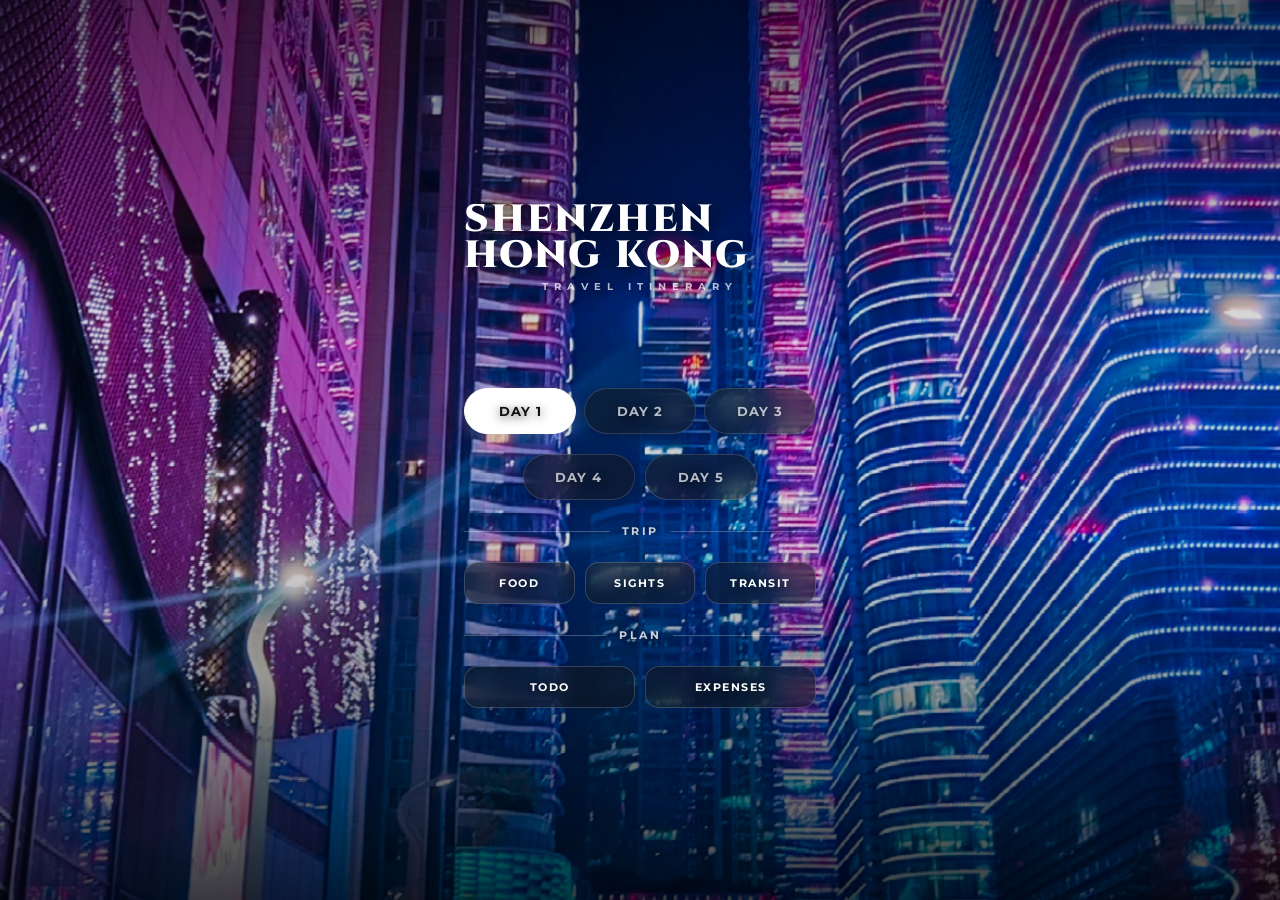
<file: index.html>
<!DOCTYPE html>
<html lang="ja">
<head>
  <meta charset="UTF-8">
  <meta name="viewport" content="width=device-width, initial-scale=1.0">
  <title>SHENZHEN & HONG KONG</title>
  <link rel="stylesheet" href="style.css">
  <link rel="preconnect" href="https://fonts.googleapis.com">
  <link rel="preconnect" href="https://fonts.gstatic.com" crossorigin>
  <link href="https://fonts.googleapis.com/css2?family=Cinzel:wght@800;900&family=Montserrat:wght@500;700&display=swap" rel="stylesheet">
  
  <style>
    /* メニューボタン群をアニメーションなしで常時表示 */
    .top-nav,
    .top-nav * {
      animation: none !important;
      transition: none !important;
      opacity: 1 !important;
      transform: none !important;
      visibility: visible !important;
    }

    .top-nav {
      display: flex;
      flex-direction: column;
    }

    /* 1段目：DAY 1 / 2 / 3（3つ並び） */
    .primary-row {
      display: grid;
      grid-template-columns: repeat(3, 1fr);
      gap: 10px;
      margin-top: 25px;
    }

    /* 2段目：DAY 4 / 5（DAY 1〜3と同じサイズ感のまま中央に配置） */
    .day-row-2 {
      display: grid;
      grid-template-columns: repeat(2, 1fr);
      gap: 10px;
      margin-top: 10px;
      width: 66.666%; /* 3列中の2列分の幅にする */
      margin-left: auto;
      margin-right: auto; /* 左右の余白を自動にして中央寄せ */
    }

    /* 左右線付きテキストラベル（TRIP / PLAN） */
    .nav-divider {
      display: flex;
      align-items: center;
      text-align: center;
      color: rgba(255, 255, 255, 0.8);
      font-family: 'Montserrat', sans-serif;
      font-size: 11px;
      font-weight: 700;
      letter-spacing: 2.5px;
      margin: 14px 0;
    }

    .nav-divider::before,
    .nav-divider::after {
      content: '';
      flex: 1;
      border-bottom: 1px solid rgba(255, 255, 255, 0.25);
    }

    .nav-divider::before {
      margin-right: 12px;
    }

    .nav-divider::after {
      margin-left: 12px;
    }

    /* 3段目：FOOD / SIGHTS / TRANSIT */
    .secondary-row-3 {
      display: grid;
      grid-template-columns: repeat(3, 1fr);
      gap: 10px;
    }

    .secondary-row-3 .btn-secondary {
      padding-top: 6px !important;
      padding-bottom: 6px !important;
      min-height: unset !important;
      font-size: 11px;
      letter-spacing: 0.5px;
      line-height: 1.2;
    }

    /* 4段目：TODO / EXPENSES */
    .secondary-row-2 {
      display: grid;
      grid-template-columns: repeat(2, 1fr);
      gap: 10px;
    }
  </style>
</head>
<body class="top-page">

  <main class="hero-section">
    <img src="IMG_3458.jpeg" alt="Shenzhen & Hong Kong" class="hero-img">
    
    <!-- UI周辺を読みやすくするグラデーション -->
    <div class="hero-overlay"></div>

    <div class="hero-content">
      
      <!-- タイトルグループ -->
      <div class="hero-title-group">
        <h1 class="hero-title title-shenzhen">SHENZHEN</h1>
        <h1 class="hero-title title-hongkong">HONG KONG</h1>
      </div>

      <!-- サブタイトル -->
      <p class="hero-sub">TRAVEL ITINERARY</p>

      <!-- ボタン群 -->
      <nav class="top-nav">
        <!-- 1段目：DAY選択タブ (DAY 1〜3) -->
        <div class="nav-row primary-row">
          <a href="day1.html" class="btn btn-primary active">DAY 1</a>
          <a href="day2.html" class="btn btn-primary">DAY 2</a>
          <a href="day3.html" class="btn btn-primary">DAY 3</a>
        </div>

        <!-- 2段目：DAY選択タブ (DAY 4〜5 ※中央揃え) -->
        <div class="day-row-2">
          <a href="day4.html" class="btn btn-primary">DAY 4</a>
          <a href="day5.html" class="btn btn-primary">DAY 5</a>
        </div>

        <!-- TRIP 区切り線 -->
        <div class="nav-divider">TRIP</div>

        <!-- FOOD / SIGHTS / TRANSIT -->
        <div class="secondary-row-3">
          <a href="foods.html" class="btn btn-secondary">FOOD</a>
          <a href="landmark.html" class="btn btn-secondary">SIGHTS</a>
          <a href="traffic.html" class="btn btn-secondary">TRANSIT</a>
        </div>

        <!-- PLAN 区切り線 -->
        <div class="nav-divider">PLAN</div>

        <!-- TODO / EXPENSES -->
        <div class="secondary-row-2">
          <a href="todo.html" class="btn btn-secondary">TODO</a>
          <a href="expenses.html" class="btn btn-secondary">EXPENSES</a>
        </div>
      </nav>

    </div>
  </main>

  <script>
    document.querySelectorAll('.btn-primary').forEach(button => {
      button.addEventListener('click', function(e) {
        document.querySelectorAll('.btn-primary').forEach(btn => btn.classList.remove('active'));
        this.classList.add('active');
      });
    });
  </script>
</body>
</html>
</file>
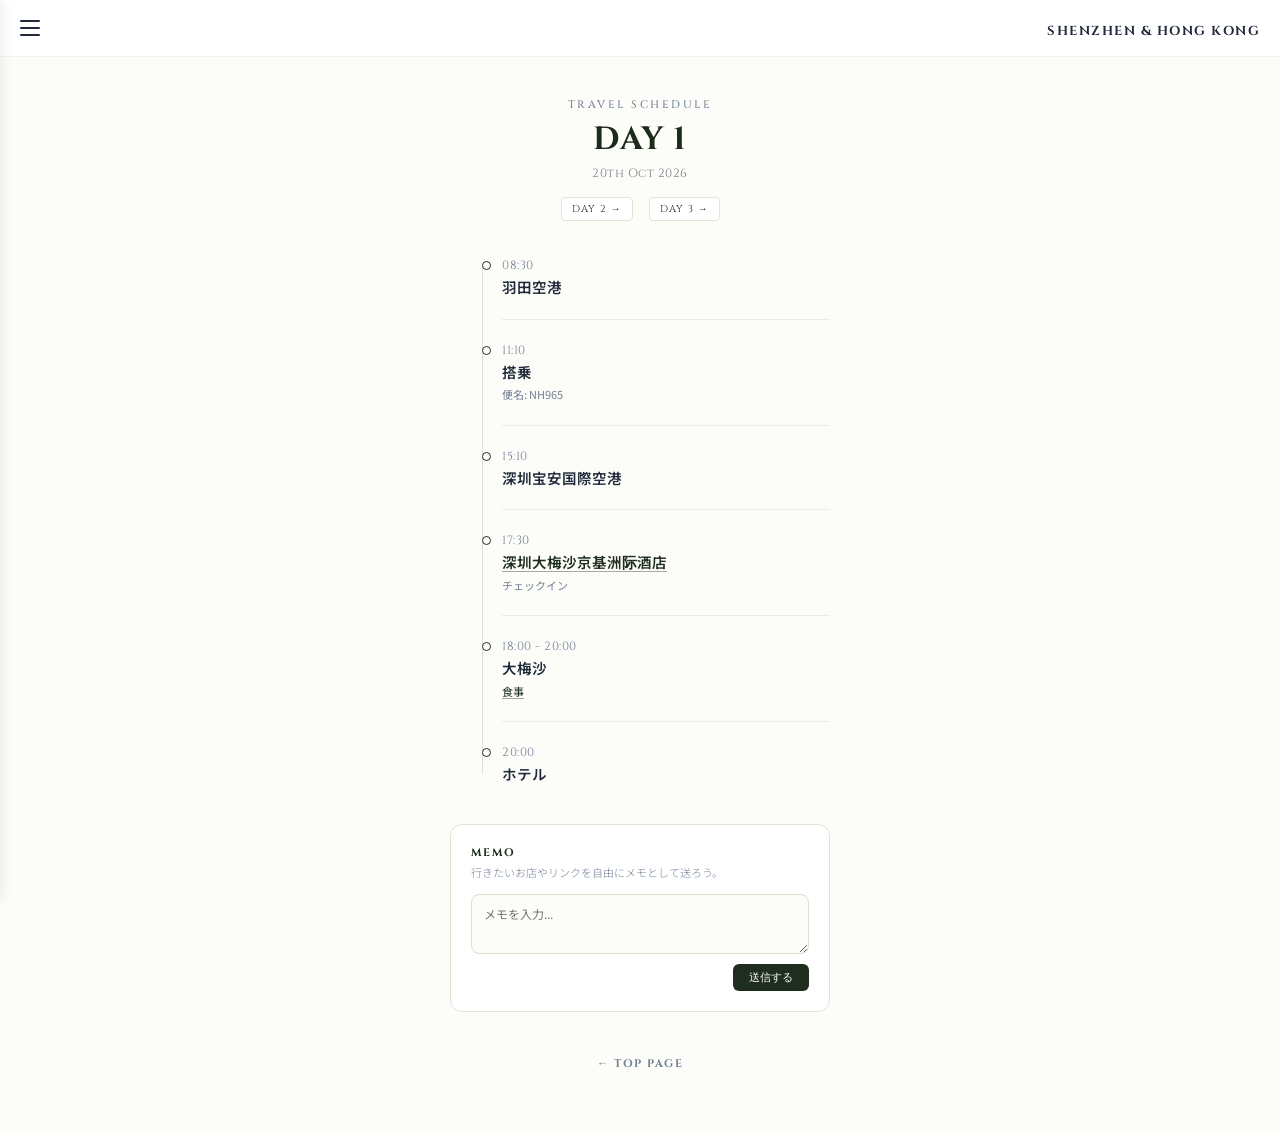
<file: day1.html>
<!DOCTYPE html>
<html lang="ja">
<head>
  <meta charset="UTF-8">
  <meta name="viewport" content="width=device-width, initial-scale=1.0">
  <title>DAY 1 - Shenzhen & Hong Kong</title>

  <link rel="preconnect" href="https://fonts.googleapis.com">
  <link rel="preconnect" href="https://fonts.gstatic.com" crossorigin>
  <link href="https://fonts.googleapis.com/css2?family=Cinzel:wght@400;500;700&family=Noto+Sans+JP:wght@300;400;500;600&display=swap" rel="stylesheet">

  <style>
    * {
      box-sizing: border-box;
      margin: 0;
      padding: 0;
    }

    body {
      background-color: #fcfcf9;
      color: #202A3A;
      font-family: 'Noto Sans JP', sans-serif;
      font-weight: 300;
      min-height: 100vh;
      overflow-x: hidden;
      width: 100%;
      -webkit-font-smoothing: antialiased;
    }

    /* ナビゲーションバー */
    .navbar {
      display: flex;
      align-items: center;
      justify-content: space-between;
      padding: 16px 20px;
      background-color: #ffffff;
      border-bottom: 1px solid #edf2f7;
      position: sticky;
      top: 0;
      z-index: 100;
      width: 100%;
    }

    .menu-icon {
      cursor: pointer;
      display: flex;
      flex-direction: column;
      gap: 5px;
    }

    .bar {
      width: 20px;
      height: 2px;
      background-color: #202A3A;
      border-radius: 2px;
    }

    .site-title {
      margin-left: auto;
      text-align: right;
    }

    .site-title a {
      font-family: 'Cinzel', serif;
      font-weight: 700;
      font-size: 13px;
      letter-spacing: 1.5px;
      color: #202A3A;
      text-decoration: none;
    }

    /* ドロワーメニュー */
    .drawer-menu {
      position: fixed;
      top: 0;
      left: -260px;
      width: 260px;
      height: 100%;
      background-color: #ffffff;
      z-index: 300;
      transition: left 0.3s ease;
      padding: 24px;
      box-shadow: 2px 0 12px rgba(0,0,0,0.08);
    }

    .drawer-menu.active { left: 0; }

    .close-btn {
      font-size: 20px;
      cursor: pointer;
      text-align: right;
      margin-bottom: 20px;
      color: #718096;
    }

    .drawer-menu ul { list-style: none; }
    .drawer-menu li { margin-bottom: 16px; }
    .drawer-menu a {
      text-decoration: none;
      color: #202A3A;
      font-family: 'Cinzel', serif;
      font-weight: 700;
      font-size: 13px;
      letter-spacing: 1px;
    }
    .drawer-menu .divider {
      height: 1px;
      background-color: #edf2f7;
      margin: 16px 0;
    }

    .overlay {
      position: fixed;
      top: 0; left: 0;
      width: 100%; height: 100%;
      background: rgba(0, 0, 0, 0.3);
      z-index: 200;
      display: none;
    }
    .overlay.active { display: block; }

    /* メインレイアウト */
    .page-container {
      max-width: 420px;
      width: 100%;
      margin: 0 auto;
      padding: 40px 20px 60px 20px;
    }

    /* ヘッダー */
    .schedule-header {
      text-align: center;
      margin-bottom: 36px;
    }

    .schedule-sub {
      font-family: 'Cinzel', serif;
      font-size: 11px;
      font-weight: 500;
      letter-spacing: 2.5px;
      color: #718096;
      margin-bottom: 6px;
    }

    .schedule-title {
      font-family: 'Cinzel', serif;
      font-size: 32px;
      font-weight: 700;
      color: #1f2b1a;
      letter-spacing: 1px;
    }

    .schedule-date {
      font-family: 'Cinzel', serif;
      font-size: 12px;
      font-weight: 400;
      color: rgba(32, 42, 58, 0.6);
      margin-top: 4px;
      letter-spacing: 0.5px;
    }

    /* 上部の他日程ナビボタン */
    .top-day-nav {
      display: flex;
      justify-content: center;
      gap: 16px;
      margin-top: 16px;
    }

    .top-day-btn {
      font-family: 'Cinzel', serif;
      font-size: 10px;
      font-weight: 400;
      letter-spacing: 1px;
      color: #1e2d1d;
      text-decoration: none;
      padding: 4px 10px;
      background-color: #ffffff;
      border: 1px solid #e5e2d5;
      border-radius: 4px;
      transition: all 0.2s ease;
    }

    .top-day-btn:hover {
      border-color: #1e2d1d;
      background-color: #f7f6f0;
    }

    /* タイムラインコンテナ */
    .timeline-container {
      position: relative;
      padding-left: 52px;
      width: 100%;
    }

    /* タイムラインの縦線 */
    .timeline-container::before {
      content: '';
      position: absolute;
      left: 32px;
      top: 10px;
      bottom: 10px;
      width: 1px;
      background-color: #e2ded0;
    }

    /* 各予定 */
    .timeline-item {
      position: relative;
      padding-top: 22px;
      padding-bottom: 22px;
      border-bottom: 1px solid rgba(229, 226, 213, 0.6);
    }

    .timeline-item:first-child {
      padding-top: 0;
    }

    .timeline-item:last-child {
      padding-bottom: 0;
      border-bottom: none;
    }

    /* タイムラインの丸 */
    .timeline-item::before {
      content: '';
      position: absolute;
      left: -20px;
      top: 26px;
      width: 7px;
      height: 7px;
      border-radius: 50%;
      background-color: #ffffff;
      border: 1px solid #1e2d1d;
      z-index: 2;
    }

    .timeline-item:first-child::before {
      top: 4px;
    }

    /* コンテンツ全体のラッパー */
    .timeline-content {
      display: flex;
      flex-direction: column;
      gap: 3px;
    }

    /* 時刻 */
    .time {
      font-family: 'Cinzel', serif;
      font-size: 12px;
      font-weight: 400;
      letter-spacing: 0.5px;
      color: #718096;
      display: block;
      margin-bottom: 1px;
    }

    /* 予定名：通常のテキスト */
    .action-text {
      font-size: 14.5px;
      font-weight: 600;
      color: #202A3A;
      display: block;
      line-height: 1.35;
    }

    /* 予定名：リンクの場合（見出しとして大きく置く用） */
    .place-link {
      font-size: 14.5px;
      font-weight: 600;
      color: #1e2d1d;
      text-decoration: underline;
      text-decoration-color: rgba(30, 45, 29, 0.4);
      text-underline-offset: 3px;
      display: inline-block;
      line-height: 1.35;
      transition: color 0.2s, text-decoration-color 0.2s;
    }

    .place-link:hover {
      color: #2f442d;
      text-decoration-color: rgba(47, 68, 45, 0.8);
    }

    /* 補足テキスト */
    .note-text {
      font-size: 11px;
      font-weight: 400;
      color: #718096;
      margin-top: 3px;
      display: block;
      line-height: 1.4;
    }

    /* 補足と同じサイズ・カラーのリンク（改行用） */
    .note-link {
      font-size: 11px;
      font-weight: 400;
      color: #1e2d1d;
      text-decoration: underline;
      text-decoration-color: rgba(30, 45, 29, 0.4);
      text-underline-offset: 2px;
      display: block;
      margin-top: 3px;
      line-height: 1.4;
      transition: color 0.2s, text-decoration-color 0.2s;
    }

    .note-link:hover {
      color: #2f442d;
      text-decoration-color: rgba(47, 68, 45, 0.8);
    }

    /* 横並び配置用クラス */
    .inline-row {
      display: flex;
      align-items: baseline;
      gap: 6px;
      margin-top: 3px;
    }

    .inline-link {
      font-size: 11px;
      font-weight: 400;
      color: #1e2d1d;
      text-decoration: underline;
      text-decoration-color: rgba(30, 45, 29, 0.4);
      text-underline-offset: 2px;
      transition: color 0.2s, text-decoration-color 0.2s;
    }

    .inline-link:hover {
      color: #2f442d;
      text-decoration-color: rgba(47, 68, 45, 0.8);
    }

    .inline-text {
      font-size: 11px;
      font-weight: 400;
      color: #718096;
    }

    /* MEMOフォーム */
    .memo-card {
      background: #ffffff;
      border: 1px solid #e5e2d5;
      border-radius: 12px;
      padding: 20px;
      margin-top: 40px;
      width: 100%;
    }

    .memo-title {
      font-family: 'Cinzel', serif;
      font-size: 11px;
      font-weight: 700;
      letter-spacing: 2px;
      color: #1e2d1d;
      margin-bottom: 4px;
    }

    .memo-desc {
      font-size: 11px;
      font-weight: 300;
      color: #718096;
      margin-bottom: 14px;
    }

    .memo-form {
      display: flex;
      flex-direction: column;
      gap: 10px;
    }

    .memo-input {
      width: 100%;
      padding: 10px 12px;
      border-radius: 8px;
      border: 1px solid #e2ded0;
      font-size: 12px;
      font-family: inherit;
      outline: none;
      resize: vertical;
      min-height: 60px;
      background: #fcfcf9;
      color: #202A3A;
    }

    .memo-input:focus {
      border-color: #1e2d1d;
      background: #ffffff;
    }

    .memo-btn {
      align-self: flex-end;
      background-color: #1e2d1d;
      color: #ffffff;
      border: none;
      border-radius: 6px;
      padding: 6px 16px;
      font-size: 11px;
      font-weight: 500;
      cursor: pointer;
      transition: background 0.2s;
    }

    .memo-btn:hover {
      background-color: #2f442d;
    }

    /* バックリンク */
    .back-link {
      margin-top: 36px;
      text-align: center;
      width: 100%;
    }

    .back-link a {
      font-family: 'Cinzel', serif;
      color: #718096;
      text-decoration: none;
      font-size: 11px;
      font-weight: 700;
      letter-spacing: 1.5px;
    }

    .back-link a:hover {
      color: #1e2d1d;
    }
  </style>
</head>
<body>

  <header class="navbar">
    <div class="menu-icon" onclick="toggleMenu()">
      <span class="bar"></span>
      <span class="bar"></span>
      <span class="bar"></span>
    </div>
    <div class="site-title"><a href="index.html">SHENZHEN & HONG KONG</a></div>
  </header>

  <nav class="drawer-menu" id="drawerMenu">
    <div class="close-btn" onclick="toggleMenu()">✕</div>
    <ul>
      <li><a href="index.html">HOME</a></li>
      <li><a href="day1.html">DAY 1</a></li>
      <li><a href="day2.html">DAY 2</a></li>
      <li><a href="day3.html">DAY 3</a></li>
      <li><a href="day4.html">DAY 4</a></li>
      <li><a href="day5.html">DAY 5</a></li>
      <li class="divider"></li>
      <li><a href="todo.html">todo</a></li>
      <li><a href="expenses.html">expenses</a></li>
      <li><a href="traffic.html">traffic</a></li>
      <li><a href="foods.html">foods</a></li>
      <li><a href="landmark.html">landmark</a></li>
    </ul>
  </nav>

  <div class="overlay" id="overlay" onclick="toggleMenu()"></div>

  <main class="page-container">
    
    <div class="schedule-header">
      <p class="schedule-sub">TRAVEL SCHEDULE</p>
      <h1 class="schedule-title">DAY 1</h1>
      <p class="schedule-date">20th Oct 2026</p>
      
      <div class="top-day-nav">
        <a href="day2.html" class="top-day-btn">DAY 2 →</a>
        <a href="day3.html" class="top-day-btn">DAY 3 →</a>
      </div>
    </div>

    <div class="timeline-container">

      <div class="timeline-item">
        <div class="timeline-content">
          <span class="time">08:30</span>
          <span class="action-text">羽田空港</span>
        </div>
      </div>

      <div class="timeline-item">
        <div class="timeline-content">
          <span class="time">11:10</span>
          <span class="action-text">搭乗</span>
          <span class="note-text">便名: NH965</span>
        </div>
      </div>

      <div class="timeline-item">
        <div class="timeline-content">
          <span class="time">15:10</span>
          <span class="action-text">深圳宝安国際空港</span>
        </div>
      </div>

      <div class="timeline-item">
        <div class="timeline-content">
          <span class="time">17:30</span>
          <a class="place-link" href="https://www.ihg.com/intercontinental/hotels/cn/zh/shenzhen/szxdr/hoteldetail" target="_blank">深圳大梅沙京基洲际酒店</a>
          <span class="note-text">チェックイン</span>
        </div>
      </div>
      <div class="timeline-item">
        <div class="timeline-content">
          <span class="time">18:00 - 20:00</span>
          <span class="action-text">大梅沙</span>
          <a class="note-link" href="foods.html">食事</a>
        </div>
        </div>
         <div class="timeline-item">
        <div class="timeline-content">
          <span class="time">20:00</span>
          <span class="action-text">ホテル</span>


        </div>
      </div>

    </div>

    <div class="memo-card">
      <div class="memo-title">MEMO</div>
      <p class="memo-desc">行きたいお店やリンクを自由にメモとして送ろう。</p>
      <form class="memo-form" action="https://www.trip.com/w/m4GNfo6cOW2" method="POST">
        <textarea class="memo-input" name="message" placeholder="メモを入力..." required></textarea>
        <button type="submit" class="memo-btn">送信する</button>
      </form>
    </div>

    <div class="back-link">
      <a href="index.html">← TOP PAGE</a>
    </div>

  </main>

  <script>
    function toggleMenu() {
      document.getElementById('drawerMenu').classList.toggle('active');
      document.getElementById('overlay').classList.toggle('active');
    }
  </script>
</body>
</html>
</file>
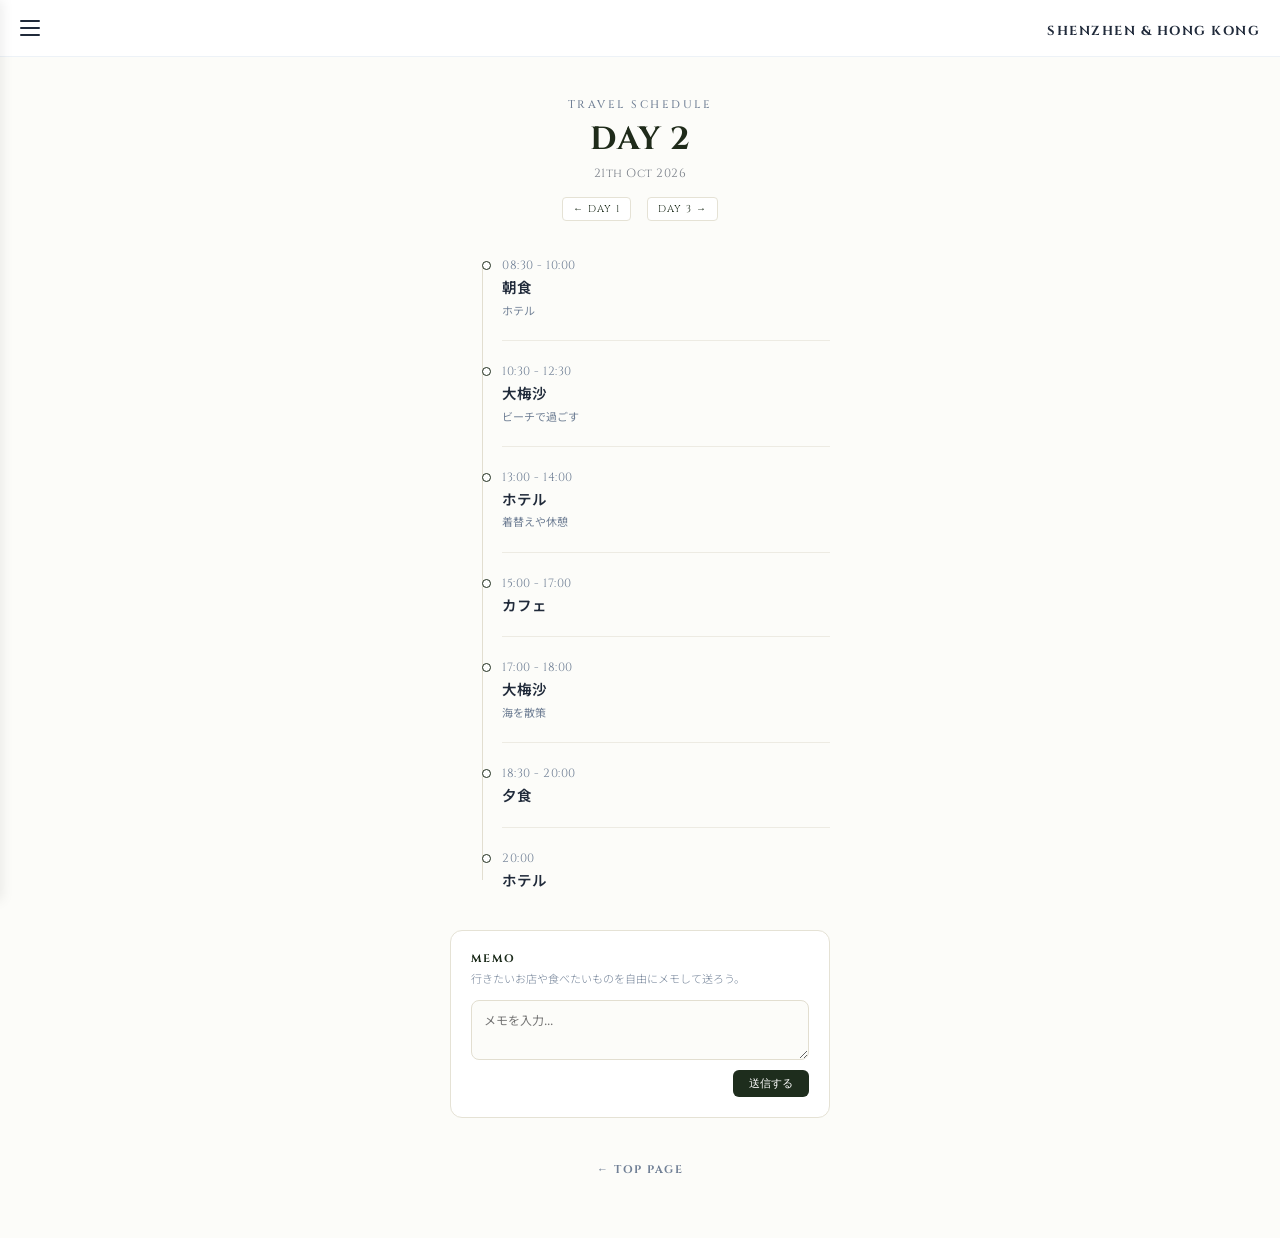
<file: day2.html>
<!DOCTYPE html>
<html lang="ja">
<head>
  <meta charset="UTF-8">
  <meta name="viewport" content="width=device-width, initial-scale=1.0">
  <title>DAY 2 - Shenzhen & Hong Kong</title>

  <link rel="preconnect" href="https://fonts.googleapis.com">
  <link rel="preconnect" href="https://fonts.gstatic.com" crossorigin>
  <link href="https://fonts.googleapis.com/css2?family=Cinzel:wght@400;500;700&family=Noto+Sans+JP:wght@300;400;500;600&display=swap" rel="stylesheet">

  <style>
    * {
      box-sizing: border-box;
      margin: 0;
      padding: 0;
    }

    body {
      background-color: #fcfcf9;
      color: #202A3A;
      font-family: 'Noto Sans JP', sans-serif;
      font-weight: 300;
      min-height: 100vh;
      overflow-x: hidden;
      width: 100%;
      -webkit-font-smoothing: antialiased;
    }

    /* ナビゲーションバー */
    .navbar {
      display: flex;
      align-items: center;
      justify-content: space-between;
      padding: 16px 20px;
      background-color: #ffffff;
      border-bottom: 1px solid #edf2f7;
      position: sticky;
      top: 0;
      z-index: 100;
      width: 100%;
    }

    .menu-icon {
      cursor: pointer;
      display: flex;
      flex-direction: column;
      gap: 5px;
    }

    .bar {
      width: 20px;
      height: 2px;
      background-color: #202A3A;
      border-radius: 2px;
    }

    .site-title {
      margin-left: auto;
      text-align: right;
    }

    .site-title a {
      font-family: 'Cinzel', serif;
      font-weight: 700;
      font-size: 13px;
      letter-spacing: 1.5px;
      color: #202A3A;
      text-decoration: none;
    }

    /* ドロワーメニュー */
    .drawer-menu {
      position: fixed;
      top: 0;
      left: -260px;
      width: 260px;
      height: 100%;
      background-color: #ffffff;
      z-index: 300;
      transition: left 0.3s ease;
      padding: 24px;
      box-shadow: 2px 0 12px rgba(0,0,0,0.08);
    }

    .drawer-menu.active { left: 0; }

    .close-btn {
      font-size: 20px;
      cursor: pointer;
      text-align: right;
      margin-bottom: 20px;
      color: #718096;
    }

    .drawer-menu ul { list-style: none; }
    .drawer-menu li { margin-bottom: 16px; }
    .drawer-menu a {
      text-decoration: none;
      color: #202A3A;
      font-family: 'Cinzel', serif;
      font-weight: 700;
      font-size: 13px;
      letter-spacing: 1px;
    }
    .drawer-menu .divider {
      height: 1px;
      background-color: #edf2f7;
      margin: 16px 0;
    }

    .overlay {
      position: fixed;
      top: 0; left: 0;
      width: 100%; height: 100%;
      background: rgba(0, 0, 0, 0.3);
      z-index: 200;
      display: none;
    }
    .overlay.active { display: block; }

    /* メインレイアウト */
    .page-container {
      max-width: 420px;
      width: 100%;
      margin: 0 auto;
      padding: 40px 20px 60px 20px;
    }

    /* ヘッダー */
    .schedule-header {
      text-align: center;
      margin-bottom: 36px;
    }

    .schedule-sub {
      font-family: 'Cinzel', serif;
      font-size: 11px;
      font-weight: 500;
      letter-spacing: 2.5px;
      color: #718096;
      margin-bottom: 6px;
    }

    .schedule-title {
      font-family: 'Cinzel', serif;
      font-size: 32px;
      font-weight: 700;
      color: #1f2b1a;
      letter-spacing: 1px;
    }

    .schedule-date {
      font-family: 'Cinzel', serif;
      font-size: 12px;
      font-weight: 400;
      color: rgba(32, 42, 58, 0.6);
      margin-top: 4px;
      letter-spacing: 0.5px;
    }

    /* 上部の他日程ナビボタン */
    .top-day-nav {
      display: flex;
      justify-content: center;
      gap: 16px;
      margin-top: 16px;
    }

    .top-day-btn {
      font-family: 'Cinzel', serif;
      font-size: 10px;
      font-weight: 400;
      letter-spacing: 1px;
      color: #1e2d1d;
      text-decoration: none;
      padding: 4px 10px;
      background-color: #ffffff;
      border: 1px solid #e5e2d5;
      border-radius: 4px;
      transition: all 0.2s ease;
    }

    .top-day-btn:hover {
      border-color: #1e2d1d;
      background-color: #f7f6f0;
    }

    /* タイムラインコンテナ */
    .timeline-container {
      position: relative;
      padding-left: 52px;
      width: 100%;
    }

    .timeline-container::before {
      content: '';
      position: absolute;
      left: 32px;
      top: 10px;
      bottom: 10px;
      width: 1px;
      background-color: #e2ded0;
    }

    .timeline-item {
      position: relative;
      padding-top: 22px;
      padding-bottom: 22px;
      border-bottom: 1px solid rgba(229, 226, 213, 0.6);
    }

    .timeline-item:first-child {
      padding-top: 0;
    }

    .timeline-item:last-child {
      padding-bottom: 0;
      border-bottom: none;
    }

    .timeline-item::before {
      content: '';
      position: absolute;
      left: -20px;
      top: 26px;
      width: 7px;
      height: 7px;
      border-radius: 50%;
      background-color: #ffffff;
      border: 1px solid #1e2d1d;
      z-index: 2;
    }

    .timeline-item:first-child::before {
      top: 4px;
    }

    .timeline-content {
      display: flex;
      flex-direction: column;
      gap: 3px;
    }

    .time {
      font-family: 'Cinzel', serif;
      font-size: 12px;
      font-weight: 400;
      letter-spacing: 0.5px;
      color: #718096;
      display: block;
      margin-bottom: 1px;
    }

    .action-text {
      font-size: 14.5px;
      font-weight: 600;
      color: #202A3A;
      display: block;
      line-height: 1.35;
    }

    .place-link {
      font-size: 14.5px;
      font-weight: 600;
      color: #1e2d1d;
      text-decoration: underline;
      text-decoration-color: rgba(30, 45, 29, 0.4);
      text-underline-offset: 3px;
      display: inline-block;
      line-height: 1.35;
      transition: color 0.2s, text-decoration-color 0.2s;
    }

    .place-link:hover {
      color: #2f442d;
      text-decoration-color: rgba(47, 68, 45, 0.8);
    }

    .note-text {
      font-size: 11px;
      font-weight: 400;
      color: #718096;
      margin-top: 3px;
      display: block;
      line-height: 1.4;
    }

    .note-link {
      font-size: 11px;
      font-weight: 400;
      color: #718096;
      margin-top: 3px;
      display: block;
      line-height: 1.4;
      text-decoration: underline;
      text-decoration-color: rgba(113, 128, 150, 0.4);
      text-underline-offset: 2px;
      transition: color 0.2s;
    }

    .note-link:hover {
      color: #1e2d1d;
    }

    /* MEMOフォーム */
    .memo-card {
      background: #ffffff;
      border: 1px solid #e5e2d5;
      border-radius: 12px;
      padding: 20px;
      margin-top: 40px;
      width: 100%;
    }

    .memo-title {
      font-family: 'Cinzel', serif;
      font-size: 11px;
      font-weight: 700;
      letter-spacing: 2px;
      color: #1e2d1d;
      margin-bottom: 4px;
    }

    .memo-desc {
      font-size: 11px;
      font-weight: 300;
      color: #718096;
      margin-bottom: 14px;
    }

    .memo-form {
      display: flex;
      flex-direction: column;
      gap: 10px;
    }

    .memo-input {
      width: 100%;
      padding: 10px 12px;
      border-radius: 8px;
      border: 1px solid #e2ded0;
      font-size: 12px;
      font-family: inherit;
      outline: none;
      resize: vertical;
      min-height: 60px;
      background: #fcfcf9;
      color: #202A3A;
    }

    .memo-input:focus {
      border-color: #1e2d1d;
      background: #ffffff;
    }

    .memo-btn {
      align-self: flex-end;
      background-color: #1e2d1d;
      color: #ffffff;
      border: none;
      border-radius: 6px;
      padding: 6px 16px;
      font-size: 11px;
      font-weight: 500;
      cursor: pointer;
      transition: background 0.2s;
    }

    .memo-btn:hover {
      background-color: #2f442d;
    }

    /* バックリンク */
    .back-link {
      margin-top: 36px;
      text-align: center;
      width: 100%;
    }

    .back-link a {
      font-family: 'Cinzel', serif;
      color: #718096;
      text-decoration: none;
      font-size: 11px;
      font-weight: 700;
      letter-spacing: 1.5px;
    }

    .back-link a:hover {
      color: #1e2d1d;
    }
  </style>
</head>
<body>

  <header class="navbar">
    <div class="menu-icon" onclick="toggleMenu()">
      <span class="bar"></span>
      <span class="bar"></span>
      <span class="bar"></span>
    </div>
    <div class="site-title"><a href="index.html">SHENZHEN & HONG KONG</a></div>
  </header>

  <nav class="drawer-menu" id="drawerMenu">
    <div class="close-btn" onclick="toggleMenu()">✕</div>
    <ul>
      <li><a href="index.html">HOME</a></li>
      <li><a href="day1.html">DAY 1</a></li>
      <li><a href="day2.html">DAY 2</a></li>
      <li><a href="day3.html">DAY 3</a></li>
      <li><a href="day4.html">DAY 4</a></li>
      <li><a href="day5.html">DAY 5</a></li>
      <li class="divider"></li>
      <li><a href="todo.html">todo</a></li>
      <li><a href="expenses.html">expenses</a></li>
      <li><a href="traffic.html">traffic</a></li>
      <li><a href="foods.html">foods</a></li>
      <li><a href="landmark.html">landmark</a></li>
    </ul>
  </nav>

  <div class="overlay" id="overlay" onclick="toggleMenu()"></div>

  <main class="page-container">
    
    <div class="schedule-header">
      <p class="schedule-sub">TRAVEL SCHEDULE</p>
      <h1 class="schedule-title">DAY 2</h1>
      <p class="schedule-date">21th Oct 2026</p>
      
      <div class="top-day-nav">
        <a href="day1.html" class="top-day-btn">← DAY 1</a>
        <a href="day3.html" class="top-day-btn">DAY 3 →</a>
      </div>
    </div>

    <div class="timeline-container">

      <div class="timeline-item">
        <div class="timeline-content">
          <span class="time">08:30 - 10:00</span>
          <span class="action-text">朝食</span>
          <span class="note-text">ホテル</span>
        </div>
      </div>

      <div class="timeline-item">
        <div class="timeline-content">
          <span class="time">10:30 - 12:30</span>
          <span class="action-text">大梅沙</span>
          <span class="note-text">ビーチで過ごす</span>
        </div>
      </div>

      <div class="timeline-item">
        <div class="timeline-content">
          <span class="time">13:00 - 14:00</span>
          <span class="action-text">ホテル</span>
          <span class="note-text">着替えや休憩</span>
        </div>
      </div>

      <div class="timeline-item">
        <div class="timeline-content">
          <span class="time">15:00 - 17:00</span>
          <span class="action-text">カフェ</span>
        </div>
      </div>

      <div class="timeline-item">
        <div class="timeline-content">
          <span class="time">17:00 - 18:00</span>
          <span class="action-text">大梅沙</span>
          <span class="note-text">海を散策</span>
        </div>
      </div>

      <div class="timeline-item">
        <div class="timeline-content">
          <span class="time">18:30 - 20:00</span>
          <span class="action-text">夕食</span>
        </div>
      </div>

      <div class="timeline-item">
        <div class="timeline-content">
          <span class="time">20:00</span>
          <span class="action-text">ホテル</span>
        </div>
      </div>

    </div>

    <div class="memo-card">
      <div class="memo-title">MEMO</div>
      <p class="memo-desc">行きたいお店や食べたいものを自由にメモして送ろう。</p>
      <form class="memo-form" action="https://www.trip.com/w/m4GNfo6cOW2" method="POST">
        <textarea class="memo-input" name="message" placeholder="メモを入力..." required></textarea>
        <button type="submit" class="memo-btn">送信する</button>
      </form>
    </div>

    <div class="back-link">
      <a href="index.html">← TOP PAGE</a>
    </div>

  </main>

  <script>
    function toggleMenu() {
      document.getElementById('drawerMenu').classList.toggle('active');
      document.getElementById('overlay').classList.toggle('active');
    }
  </script>
</body>
</html>
</file>
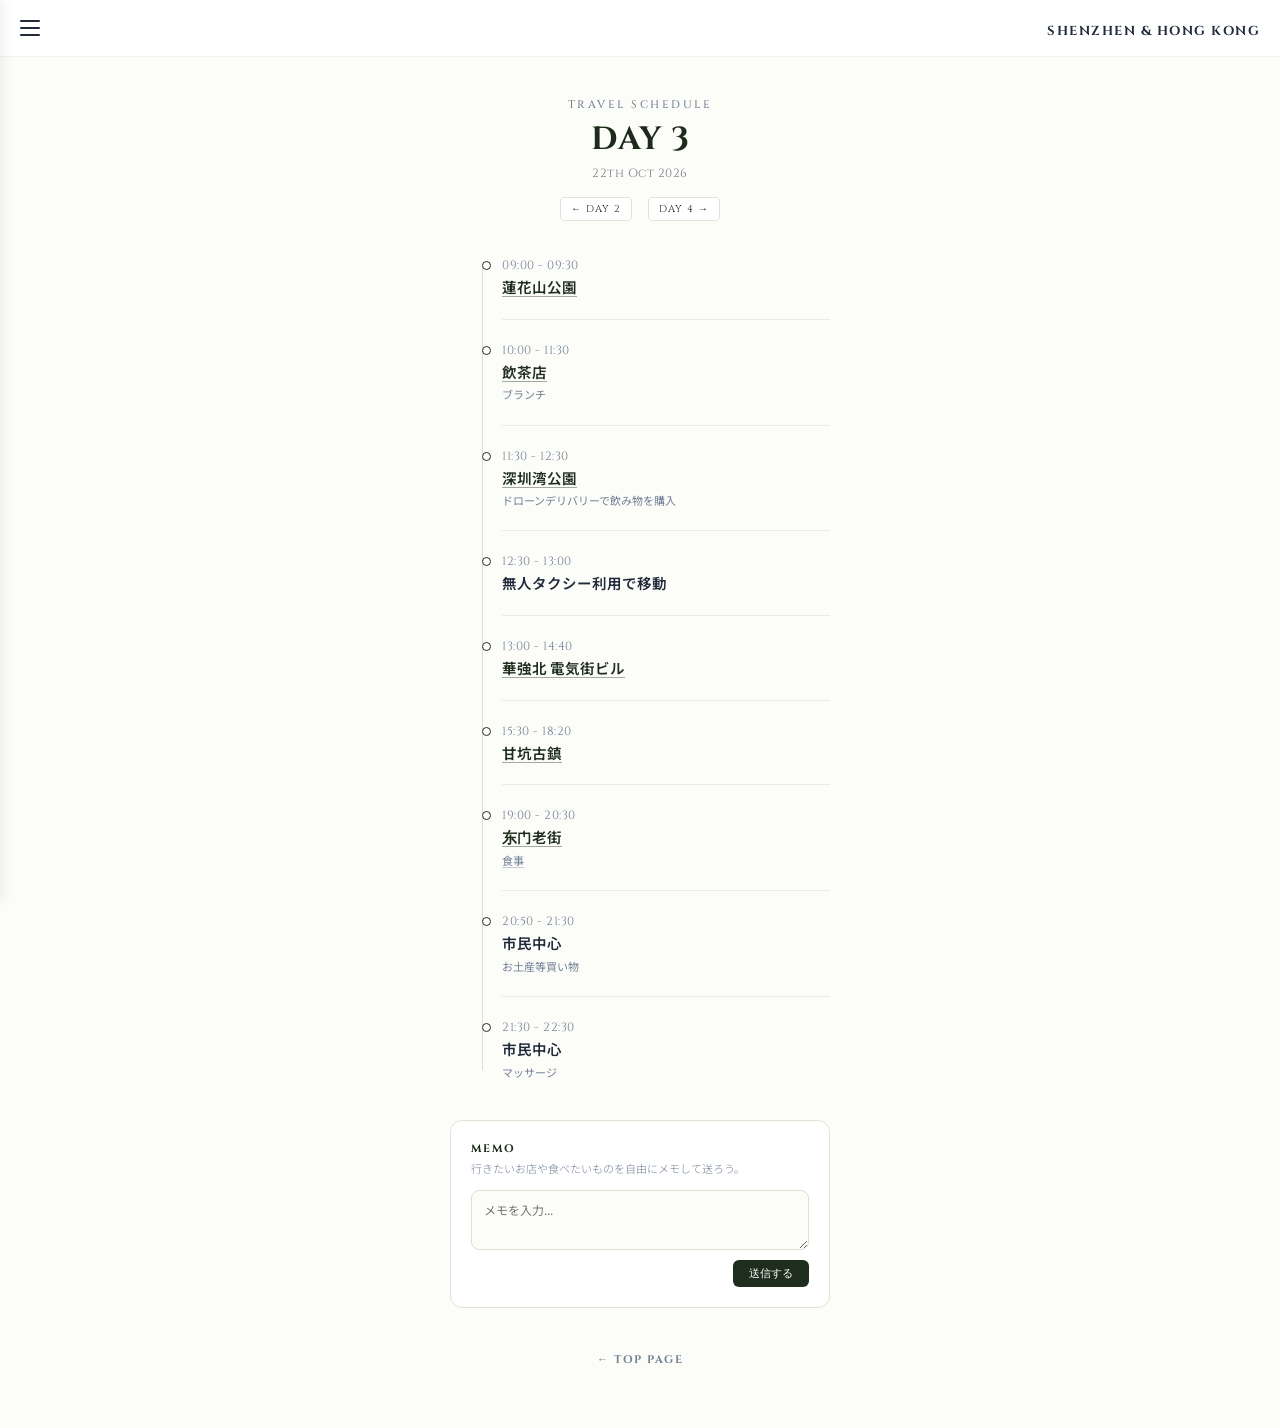
<file: day3.html>
<!DOCTYPE html>
<html lang="ja">
<head>
  <meta charset="UTF-8">
  <meta name="viewport" content="width=device-width, initial-scale=1.0">
  <title>DAY 3 - Shenzhen & Hong Kong</title>

  <link rel="preconnect" href="https://fonts.googleapis.com">
  <link rel="preconnect" href="https://fonts.gstatic.com" crossorigin>
  <link href="https://fonts.googleapis.com/css2?family=Cinzel:wght@400;500;700&family=Noto+Sans+JP:wght@300;400;500;600&display=swap" rel="stylesheet">

  <style>
    * {
      box-sizing: border-box;
      margin: 0;
      padding: 0;
    }

    body {
      background-color: #fcfcf9;
      color: #202A3A;
      font-family: 'Noto Sans JP', sans-serif;
      font-weight: 300;
      min-height: 100vh;
      overflow-x: hidden;
      width: 100%;
      -webkit-font-smoothing: antialiased;
    }

    /* ナビゲーションバー */
    .navbar {
      display: flex;
      align-items: center;
      justify-content: space-between;
      padding: 16px 20px;
      background-color: #ffffff;
      border-bottom: 1px solid #edf2f7;
      position: sticky;
      top: 0;
      z-index: 100;
      width: 100%;
    }

    .menu-icon {
      cursor: pointer;
      display: flex;
      flex-direction: column;
      gap: 5px;
    }

    .bar {
      width: 20px;
      height: 2px;
      background-color: #202A3A;
      border-radius: 2px;
    }

    .site-title {
      margin-left: auto;
      text-align: right;
    }

    .site-title a {
      font-family: 'Cinzel', serif;
      font-weight: 700;
      font-size: 13px;
      letter-spacing: 1.5px;
      color: #202A3A;
      text-decoration: none;
    }

    /* ドロワーメニュー */
    .drawer-menu {
      position: fixed;
      top: 0;
      left: -260px;
      width: 260px;
      height: 100%;
      background-color: #ffffff;
      z-index: 300;
      transition: left 0.3s ease;
      padding: 24px;
      box-shadow: 2px 0 12px rgba(0,0,0,0.08);
    }

    .drawer-menu.active { left: 0; }

    .close-btn {
      font-size: 20px;
      cursor: pointer;
      text-align: right;
      margin-bottom: 20px;
      color: #718096;
    }

    .drawer-menu ul { list-style: none; }
    .drawer-menu li { margin-bottom: 16px; }
    .drawer-menu a {
      text-decoration: none;
      color: #202A3A;
      font-family: 'Cinzel', serif;
      font-weight: 700;
      font-size: 13px;
      letter-spacing: 1px;
    }
    .drawer-menu .divider {
      height: 1px;
      background-color: #edf2f7;
      margin: 16px 0;
    }

    .overlay {
      position: fixed;
      top: 0; left: 0;
      width: 100%; height: 100%;
      background: rgba(0, 0, 0, 0.3);
      z-index: 200;
      display: none;
    }
    .overlay.active { display: block; }

    /* メインレイアウト */
    .page-container {
      max-width: 420px;
      width: 100%;
      margin: 0 auto;
      padding: 40px 20px 60px 20px;
    }

    /* ヘッダー */
    .schedule-header {
      text-align: center;
      margin-bottom: 36px;
    }

    .schedule-sub {
      font-family: 'Cinzel', serif;
      font-size: 11px;
      font-weight: 500;
      letter-spacing: 2.5px;
      color: #718096;
      margin-bottom: 6px;
    }

    .schedule-title {
      font-family: 'Cinzel', serif;
      font-size: 32px;
      font-weight: 700;
      color: #1f2b1a;
      letter-spacing: 1px;
    }

    .schedule-date {
      font-family: 'Cinzel', serif;
      font-size: 12px;
      font-weight: 400;
      color: rgba(32, 42, 58, 0.6);
      margin-top: 4px;
      letter-spacing: 0.5px;
    }

    /* 上部の他日程ナビボタン */
    .top-day-nav {
      display: flex;
      justify-content: center;
      gap: 16px;
      margin-top: 16px;
    }

    .top-day-btn {
      font-family: 'Cinzel', serif;
      font-size: 10px;
      font-weight: 400;
      letter-spacing: 1px;
      color: #1e2d1d;
      text-decoration: none;
      padding: 4px 10px;
      background-color: #ffffff;
      border: 1px solid #e5e2d5;
      border-radius: 4px;
      transition: all 0.2s ease;
    }

    .top-day-btn:hover {
      border-color: #1e2d1d;
      background-color: #f7f6f0;
    }

    /* タイムラインコンテナ */
    .timeline-container {
      position: relative;
      padding-left: 52px;
      width: 100%;
    }

    .timeline-container::before {
      content: '';
      position: absolute;
      left: 32px;
      top: 10px;
      bottom: 10px;
      width: 1px;
      background-color: #e2ded0;
    }

    .timeline-item {
      position: relative;
      padding-top: 22px;
      padding-bottom: 22px;
      border-bottom: 1px solid rgba(229, 226, 213, 0.6);
    }

    .timeline-item:first-child {
      padding-top: 0;
    }

    .timeline-item:last-child {
      padding-bottom: 0;
      border-bottom: none;
    }

    .timeline-item::before {
      content: '';
      position: absolute;
      left: -20px;
      top: 26px;
      width: 7px;
      height: 7px;
      border-radius: 50%;
      background-color: #ffffff;
      border: 1px solid #1e2d1d;
      z-index: 2;
    }

    .timeline-item:first-child::before {
      top: 4px;
    }

    .timeline-content {
      display: flex;
      flex-direction: column;
      gap: 3px;
    }

    .time {
      font-family: 'Cinzel', serif;
      font-size: 12px;
      font-weight: 400;
      letter-spacing: 0.5px;
      color: #718096;
      display: block;
      margin-bottom: 1px;
    }

    .action-text {
      font-size: 14.5px;
      font-weight: 600;
      color: #202A3A;
      display: block;
      line-height: 1.35;
    }

    .place-link {
      font-size: 14.5px;
      font-weight: 600;
      color: #1e2d1d;
      text-decoration: underline;
      text-decoration-color: rgba(30, 45, 29, 0.4);
      text-underline-offset: 3px;
      display: inline-block;
      line-height: 1.35;
      transition: color 0.2s, text-decoration-color 0.2s;
    }

    .place-link:hover {
      color: #2f442d;
      text-decoration-color: rgba(47, 68, 45, 0.8);
    }

    .note-text {
      font-size: 11px;
      font-weight: 400;
      color: #718096;
      margin-top: 3px;
      display: block;
      line-height: 1.4;
    }

    .note-link {
      font-size: 11px;
      font-weight: 400;
      color: #718096;
      margin-top: 3px;
      display: block;
      line-height: 1.4;
      text-decoration: underline;
      text-decoration-color: rgba(113, 128, 150, 0.4);
      text-underline-offset: 2px;
      transition: color 0.2s;
    }

    .note-link:hover {
      color: #1e2d1d;
    }

    /* MEMOフォーム */
    .memo-card {
      background: #ffffff;
      border: 1px solid #e5e2d5;
      border-radius: 12px;
      padding: 20px;
      margin-top: 40px;
      width: 100%;
    }

    .memo-title {
      font-family: 'Cinzel', serif;
      font-size: 11px;
      font-weight: 700;
      letter-spacing: 2px;
      color: #1e2d1d;
      margin-bottom: 4px;
    }

    .memo-desc {
      font-size: 11px;
      font-weight: 300;
      color: #718096;
      margin-bottom: 14px;
    }

    .memo-form {
      display: flex;
      flex-direction: column;
      gap: 10px;
    }

    .memo-input {
      width: 100%;
      padding: 10px 12px;
      border-radius: 8px;
      border: 1px solid #e2ded0;
      font-size: 12px;
      font-family: inherit;
      outline: none;
      resize: vertical;
      min-height: 60px;
      background: #fcfcf9;
      color: #202A3A;
    }

    .memo-input:focus {
      border-color: #1e2d1d;
      background: #ffffff;
    }

    .memo-btn {
      align-self: flex-end;
      background-color: #1e2d1d;
      color: #ffffff;
      border: none;
      border-radius: 6px;
      padding: 6px 16px;
      font-size: 11px;
      font-weight: 500;
      cursor: pointer;
      transition: background 0.2s;
    }

    .memo-btn:hover {
      background-color: #2f442d;
    }

    /* バックリンク */
    .back-link {
      margin-top: 36px;
      text-align: center;
      width: 100%;
    }

    .back-link a {
      font-family: 'Cinzel', serif;
      color: #718096;
      text-decoration: none;
      font-size: 11px;
      font-weight: 700;
      letter-spacing: 1.5px;
    }

    .back-link a:hover {
      color: #1e2d1d;
    }
  </style>
</head>
<body>

  <header class="navbar">
    <div class="menu-icon" onclick="toggleMenu()">
      <span class="bar"></span>
      <span class="bar"></span>
      <span class="bar"></span>
    </div>
    <div class="site-title"><a href="index.html">SHENZHEN & HONG KONG</a></div>
  </header>

  <nav class="drawer-menu" id="drawerMenu">
    <div class="close-btn" onclick="toggleMenu()">✕</div>
    <ul>
      <li><a href="index.html">HOME</a></li>
      <li><a href="day1.html">DAY 1</a></li>
      <li><a href="day2.html">DAY 2</a></li>
      <li><a href="day3.html">DAY 3</a></li>
      <li><a href="day4.html">DAY 4</a></li>
      <li><a href="day5.html">DAY 5</a></li>
      <li class="divider"></li>
      <li><a href="todo.html">todo</a></li>
      <li><a href="expenses.html">expenses</a></li>
      <li><a href="traffic.html">traffic</a></li>
      <li><a href="foods.html">foods</a></li>
      <li><a href="landmark.html">landmark</a></li>
    </ul>
  </nav>

  <div class="overlay" id="overlay" onclick="toggleMenu()"></div>

  <main class="page-container">
    
    <div class="schedule-header">
      <p class="schedule-sub">TRAVEL SCHEDULE</p>
      <h1 class="schedule-title">DAY 3</h1>
      <p class="schedule-date">22th Oct 2026</p>
      
      <div class="top-day-nav">
        <a href="day2.html" class="top-day-btn">← DAY 2</a>
        <a href="day4.html" class="top-day-btn">DAY 4 →</a>
      </div>
    </div>

    <div class="timeline-container">

      <div class="timeline-item">
        <div class="timeline-content">
          <span class="time">09:00 - 09:30</span>
          <a class="place-link" href="landmark.html#lianhuashan">蓮花山公園</a>
        </div>
      </div>

      <div class="timeline-item">
        <div class="timeline-content">
          <span class="time">10:00 - 11:30</span>
          <a class="place-link" href="yumcha.html">飲茶店</a>
          <span class="note-text">ブランチ</span>
        </div>
      </div>

      <div class="timeline-item">
        <div class="timeline-content">
          <span class="time">11:30 - 12:30</span>
          <a class="place-link" href="landmark.html#shenzhen-bay">深圳湾公園</a>
          <span class="note-text">ドローンデリバリーで飲み物を購入</span>
        </div>
      </div>

      <div class="timeline-item">
        <div class="timeline-content">
          <span class="time">12:30 - 13:00</span>
          <span class="action-text">無人タクシー利用で移動</span>
        </div>
      </div>

      <div class="timeline-item">
        <div class="timeline-content">
          <span class="time">13:00 - 14:40</span>
          <a class="place-link" href="landmark.html#huaqiangbei">華強北 電気街ビル</a>
        </div>
      </div>

      <div class="timeline-item">
        <div class="timeline-content">
          <span class="time">15:30 - 18:20</span>
          <a class="place-link" href="landmark.html#gankeng">甘坑古鎮</a>
        </div>
      </div>

      <div class="timeline-item">
        <div class="timeline-content">
          <span class="time">19:00 - 20:30</span>
          <a class="place-link" href="landmark.html#dongmen">东门老街</a>
          <a class="note-link" href="foods.html#shenzhen">食事</a>
        </div>
      </div>

      <div class="timeline-item">
        <div class="timeline-content">
          <span class="time">20:50 - 21:30</span>
          <span class="action-text">市民中心</span>
          <span class="note-text">お土産等買い物</span>
        </div>
      </div>

      <div class="timeline-item">
        <div class="timeline-content">
          <span class="time">21:30 - 22:30</span>
          <span class="action-text">市民中心</span>
          <span class="note-text">マッサージ</span>
        </div>
      </div>

    </div>

    <div class="memo-card">
      <div class="memo-title">MEMO</div>
      <p class="memo-desc">行きたいお店や食べたいものを自由にメモして送ろう。</p>
      <form class="memo-form" action="https://www.trip.com/w/m4GNfo6cOW2" method="POST">
        <textarea class="memo-input" name="message" placeholder="メモを入力..." required></textarea>
        <button type="submit" class="memo-btn">送信する</button>
      </form>
    </div>

    <div class="back-link">
      <a href="index.html">← TOP PAGE</a>
    </div>

  </main>

  <script>
    function toggleMenu() {
      document.getElementById('drawerMenu').classList.toggle('active');
      document.getElementById('overlay').classList.toggle('active');
    }
  </script>
</body>
</html>
</file>
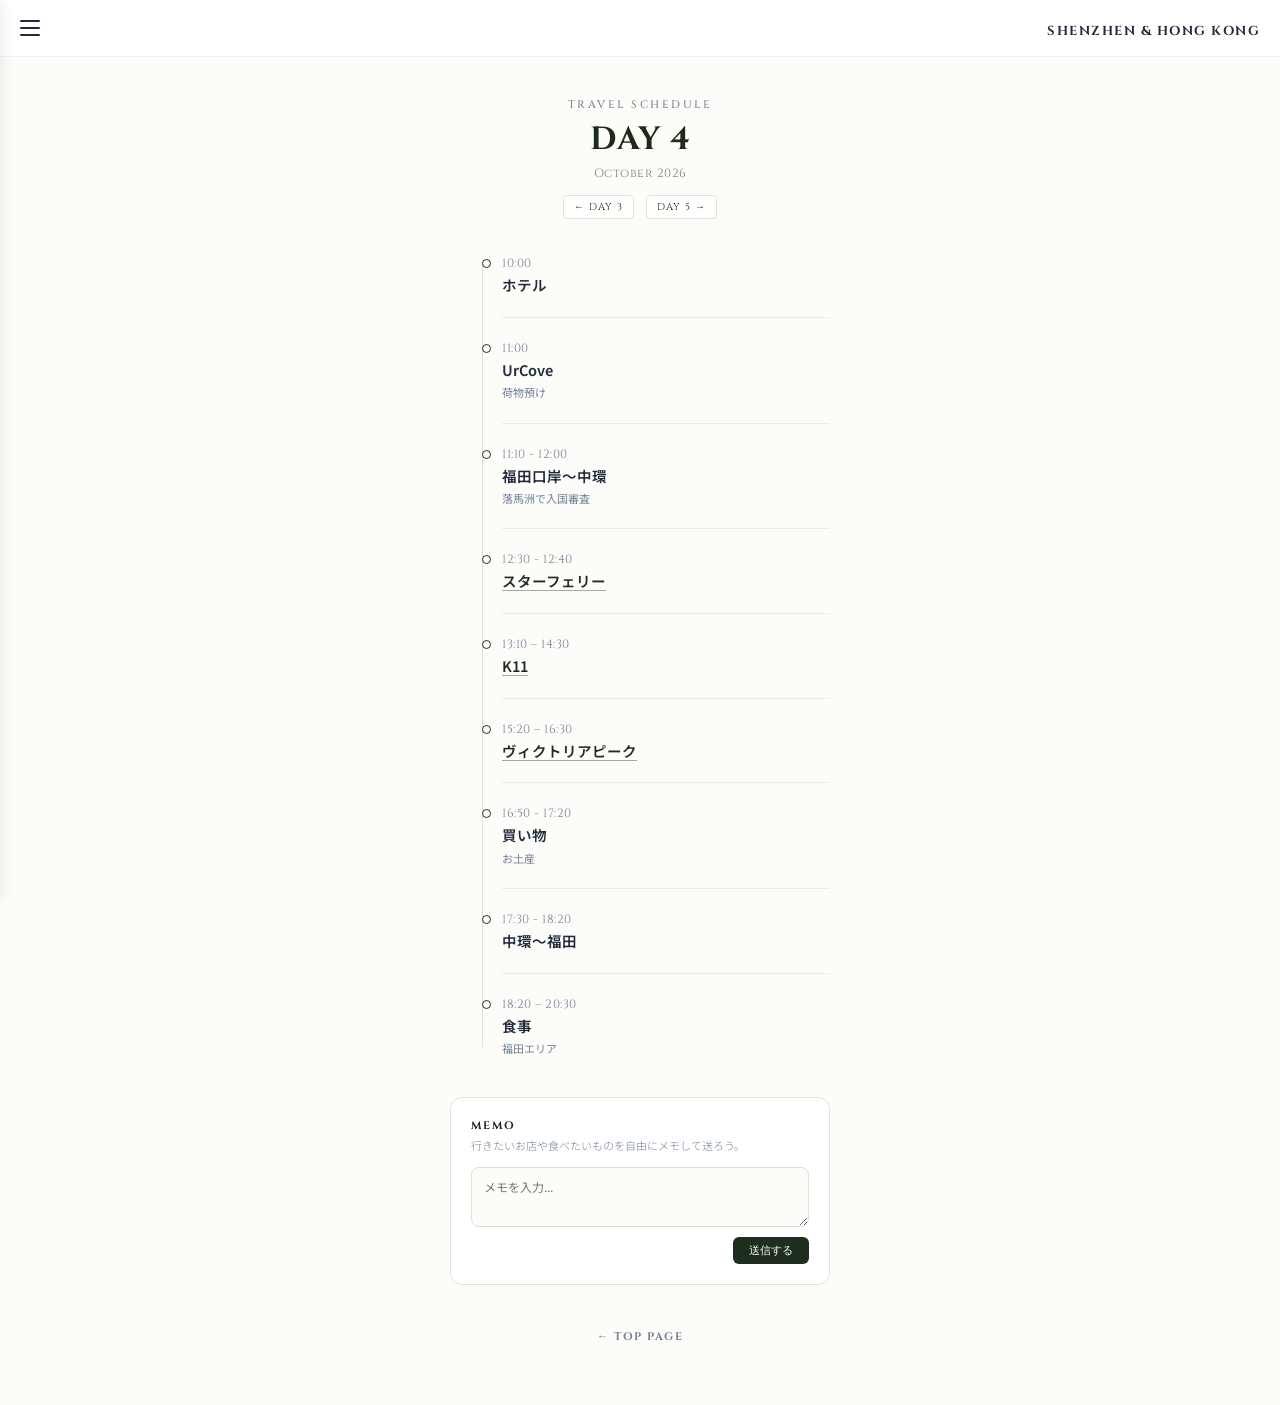
<file: day4.html>
<!DOCTYPE html>
<html lang="ja">
<head>
  <meta charset="UTF-8">
  <meta name="viewport" content="width=device-width, initial-scale=1.0">
  <title>SCHEDULE - Shenzhen & Hong Kong</title>

  <link rel="preconnect" href="https://fonts.googleapis.com">
  <link rel="preconnect" href="https://fonts.gstatic.com" crossorigin>
  <link href="https://fonts.googleapis.com/css2?family=Cinzel:wght@400;500;700&family=Noto+Sans+JP:wght@300;400;500;600&display=swap" rel="stylesheet">

  <style>
    * {
      box-sizing: border-box;
      margin: 0;
      padding: 0;
    }

    body {
      background-color: #fcfcf9;
      color: #202A3A;
      font-family: 'Noto Sans JP', sans-serif;
      font-weight: 300;
      min-height: 100vh;
      overflow-x: hidden;
      width: 100%;
      -webkit-font-smoothing: antialiased;
    }

    /* ナビゲーションバー */
    .navbar {
      display: flex;
      align-items: center;
      justify-content: space-between;
      padding: 16px 20px;
      background-color: #ffffff;
      border-bottom: 1px solid #edf2f7;
      position: sticky;
      top: 0;
      z-index: 100;
      width: 100%;
    }

    .menu-icon {
      cursor: pointer;
      display: flex;
      flex-direction: column;
      gap: 5px;
    }

    .bar {
      width: 20px;
      height: 2px;
      background-color: #202A3A;
      border-radius: 2px;
    }

    .site-title {
      margin-left: auto;
      text-align: right;
    }

    .site-title a {
      font-family: 'Cinzel', serif;
      font-weight: 700;
      font-size: 13px;
      letter-spacing: 1.5px;
      color: #202A3A;
      text-decoration: none;
    }

    /* ドロワーメニュー */
    .drawer-menu {
      position: fixed;
      top: 0;
      left: -260px;
      width: 260px;
      height: 100%;
      background-color: #ffffff;
      z-index: 300;
      transition: left 0.3s ease;
      padding: 24px;
      box-shadow: 2px 0 12px rgba(0,0,0,0.08);
    }

    .drawer-menu.active { left: 0; }

    .close-btn {
      font-size: 20px;
      cursor: pointer;
      text-align: right;
      margin-bottom: 20px;
      color: #718096;
    }

    .drawer-menu ul { list-style: none; }
    .drawer-menu li { margin-bottom: 16px; }
    .drawer-menu a {
      text-decoration: none;
      color: #202A3A;
      font-family: 'Cinzel', serif;
      font-weight: 700;
      font-size: 13px;
      letter-spacing: 1px;
    }
    .drawer-menu .divider {
      height: 1px;
      background-color: #edf2f7;
      margin: 16px 0;
    }

    .overlay {
      position: fixed;
      top: 0; left: 0;
      width: 100%; height: 100%;
      background: rgba(0, 0, 0, 0.3);
      z-index: 200;
      display: none;
    }
    .overlay.active { display: block; }

    /* メインレイアウト */
    .page-container {
      max-width: 420px;
      width: 100%;
      margin: 0 auto;
      padding: 40px 20px 60px 20px;
    }

    /* ヘッダー */
    .schedule-header {
      text-align: center;
      margin-bottom: 36px;
    }

    .schedule-sub {
      font-family: 'Cinzel', serif;
      font-size: 11px;
      font-weight: 500;
      letter-spacing: 2.5px;
      color: #718096;
      margin-bottom: 6px;
    }

    .schedule-title {
      font-family: 'Cinzel', serif;
      font-size: 32px;
      font-weight: 700;
      color: #1f2b1a;
      letter-spacing: 1px;
    }

    .schedule-date {
      font-family: 'Cinzel', serif;
      font-size: 12px;
      font-weight: 400;
      color: rgba(32, 42, 58, 0.6);
      margin-top: 4px;
      letter-spacing: 0.5px;
    }

    /* 上部の他日程ナビボタン */
    .top-day-nav {
      display: flex;
      justify-content: center;
      gap: 12px;
      margin-top: 14px;
    }

    .top-day-btn {
      font-family: 'Cinzel', serif;
      font-size: 10px;
      font-weight: 400;
      letter-spacing: 1px;
      color: #1e2d1d;
      text-decoration: none;
      padding: 4px 10px;
      background-color: #ffffff;
      border: 1px solid #e5e2d5;
      border-radius: 4px;
      transition: all 0.2s ease;
    }

    .top-day-btn:hover {
      border-color: #1e2d1d;
      background-color: #f7f6f0;
    }

    /* タイムラインコンテナ */
    .timeline-container {
      position: relative;
      padding-left: 52px;
      width: 100%;
    }

    /* タイムラインの縦線 */
    .timeline-container::before {
      content: '';
      position: absolute;
      left: 32px;
      top: 10px;
      bottom: 10px;
      width: 1px;
      background-color: #e2ded0;
    }

    /* 各予定 */
    .timeline-item {
      position: relative;
      padding-top: 22px;
      padding-bottom: 22px;
      border-bottom: 1px solid rgba(229, 226, 213, 0.6);
    }

    .timeline-item:first-child {
      padding-top: 0;
    }

    .timeline-item:last-child {
      padding-bottom: 0;
      border-bottom: none;
    }

    /* タイムラインの丸 */
    .timeline-item::before {
      content: '';
      position: absolute;
      left: -20px;
      top: 26px;
      width: 7px;
      height: 7px;
      border-radius: 50%;
      background-color: #ffffff;
      border: 1px solid #1e2d1d;
      z-index: 2;
    }

    .timeline-item:first-child::before {
      top: 4px;
    }

    /* コンテンツ全体のラッパー */
    .timeline-content {
      display: flex;
      flex-direction: column;
      gap: 3px;
    }

    /* 時刻 */
    .time {
      font-family: 'Cinzel', serif;
      font-size: 12px;
      font-weight: 400;
      letter-spacing: 0.5px;
      color: #718096;
      display: block;
      margin-bottom: 1px;
    }

    /* 予定名：通常のテキスト */
    .action-text {
      font-size: 14.5px;
      font-weight: 600;
      color: #202A3A;
      display: block;
      line-height: 1.35;
    }

    /* 予定名：リンクの場合 */
    .place-link {
      font-size: 14.5px;
      font-weight: 600;
      color: #1e2d1d;
      text-decoration: underline;
      text-decoration-color: rgba(30, 45, 29, 0.4);
      text-underline-offset: 3px;
      display: inline-block;
      line-height: 1.35;
      transition: color 0.2s, text-decoration-color 0.2s;
    }

    .place-link:hover {
      color: #2f442d;
      text-decoration-color: rgba(47, 68, 45, 0.8);
    }

    /* 補足（ノート） */
    .note-text {
      font-size: 11px;
      font-weight: 400;
      color: #718096;
      margin-top: 3px;
      display: block;
      line-height: 1.4;
    }

    /* MEMOフォーム */
    .memo-card {
      background: #ffffff;
      border: 1px solid #e5e2d5;
      border-radius: 12px;
      padding: 20px;
      margin-top: 40px;
      width: 100%;
    }

    .memo-title {
      font-family: 'Cinzel', serif;
      font-size: 11px;
      font-weight: 700;
      letter-spacing: 2px;
      color: #1e2d1d;
      margin-bottom: 4px;
    }

    .memo-desc {
      font-size: 11px;
      font-weight: 300;
      color: #718096;
      margin-bottom: 14px;
    }

    .memo-form {
      display: flex;
      flex-direction: column;
      gap: 10px;
    }

    .memo-input {
      width: 100%;
      padding: 10px 12px;
      border-radius: 8px;
      border: 1px solid #e2ded0;
      font-size: 12px;
      font-family: inherit;
      outline: none;
      resize: vertical;
      min-height: 60px;
      background: #fcfcf9;
      color: #202A3A;
    }

    .memo-input:focus {
      border-color: #1e2d1d;
      background: #ffffff;
    }

    .memo-btn {
      align-self: flex-end;
      background-color: #1e2d1d;
      color: #ffffff;
      border: none;
      border-radius: 6px;
      padding: 6px 16px;
      font-size: 11px;
      font-weight: 500;
      cursor: pointer;
      transition: background 0.2s;
    }

    .memo-btn:hover {
      background-color: #2f442d;
    }

    /* バックリンク */
    .back-link {
      margin-top: 36px;
      text-align: center;
      width: 100%;
    }

    .back-link a {
      font-family: 'Cinzel', serif;
      color: #718096;
      text-decoration: none;
      font-size: 11px;
      font-weight: 700;
      letter-spacing: 1.5px;
    }

    .back-link a:hover {
      color: #1e2d1d;
    }
  </style>
</head>
<body>

  <header class="navbar">
    <div class="menu-icon" onclick="toggleMenu()">
      <span class="bar"></span>
      <span class="bar"></span>
      <span class="bar"></span>
    </div>
    <div class="site-title"><a href="index.html">SHENZHEN & HONG KONG</a></div>
  </header>

  <nav class="drawer-menu" id="drawerMenu">
    <div class="close-btn" onclick="toggleMenu()">✕</div>
    <ul>
      <li><a href="index.html">HOME</a></li>
      <li><a href="day1.html">DAY 1</a></li>
      <li><a href="day2.html">DAY 2</a></li>
      <li><a href="day3.html">DAY 3</a></li>
      <li><a href="day4.html">DAY 4</a></li>
      <li><a href="day5.html">DAY 5</a></li>
      <li class="divider"></li>
      <li><a href="todo.html">todo</a></li>
      <li><a href="expenses.html">expenses</a></li>
      <li><a href="traffic.html">traffic</a></li>
      <li><a href="foods.html">foods</a></li>
    </ul>
  </nav>

  <div class="overlay" id="overlay" onclick="toggleMenu()"></div>

  <main class="page-container">
    
    <div class="schedule-header">
      <p class="schedule-sub">TRAVEL SCHEDULE</p>
      <h1 class="schedule-title">DAY 4</h1>
      <p class="schedule-date">October 2026</p>
      
      <!-- 他日程へのナビボタン -->
      <div class="top-day-nav">
        <a href="day3.html" class="top-day-btn">← DAY 3</a>
        <a href="day5.html" class="top-day-btn">DAY 5 →</a>
      </div>
    </div>

    <div class="timeline-container">

      <div class="timeline-item">
        <div class="timeline-content">
          <span class="time">10:00</span>
          <span class="action-text">ホテル</span>
        </div>
      </div>

      <div class="timeline-item">
        <div class="timeline-content">
          <span class="time">11:00</span>
          <span class="action-text">UrCove</span>
          <span class="note-text">荷物預け</span>
        </div>
      </div>

      <div class="timeline-item">
        <div class="timeline-content">
          <span class="time">11:10 - 12:00</span>
          <span class="action-text">福田口岸〜中環</span>
          <span class="note-text">落馬洲で入国審査</span>
        </div>
      </div>

      <div class="timeline-item">
        <div class="timeline-content">
          <span class="time">12:30 - 12:40</span>
          <a class="place-link" href="landmark.html#star-ferry">スターフェリー</a>
        </div>
      </div>

      <div class="timeline-item">
        <div class="timeline-content">
          <span class="time">13:10 – 14:30</span>
          <a class="place-link" href="landmark.html#k11">K11</a>
        </div>
      </div>

      <div class="timeline-item">
        <div class="timeline-content">
          <span class="time">15:20 – 16:30</span>
          <a class="place-link" href="landmark.html#victoria-peak">ヴィクトリアピーク</a>
        </div>
      </div>

      <div class="timeline-item">
        <div class="timeline-content">
          <span class="time">16:50 - 17:20</span>
          <span class="action-text">買い物</span>
          <span class="note-text">お土産</span>
        </div>
      </div>

      <div class="timeline-item">
        <div class="timeline-content">
          <span class="time">17:30 - 18:20</span>
          <span class="action-text">中環〜福田</span>
        </div>
      </div>

      <div class="timeline-item">
        <div class="timeline-content">
          <span class="time">18:20 – 20:30</span>
          <span class="action-text">食事</span>
          <span class="note-text">福田エリア</span>
        </div>
      </div>

    </div>

    <div class="memo-card">
      <div class="memo-title">MEMO</div>
      <p class="memo-desc">行きたいお店や食べたいものを自由にメモして送ろう。</p>
      <form class="memo-form" action="https://www.trip.com/w/m4GNfo6cOW2" method="POST">
        <textarea class="memo-input" name="message" placeholder="メモを入力..." required></textarea>
        <button type="submit" class="memo-btn">送信する</button>
      </form>
    </div>

    <div class="back-link">
      <a href="index.html">← TOP PAGE</a>
    </div>

  </main>

  <script>
    function toggleMenu() {
      document.getElementById('drawerMenu').classList.toggle('active');
      document.getElementById('overlay').classList.toggle('active');
    }
  </script>
</body>
</html>
</file>
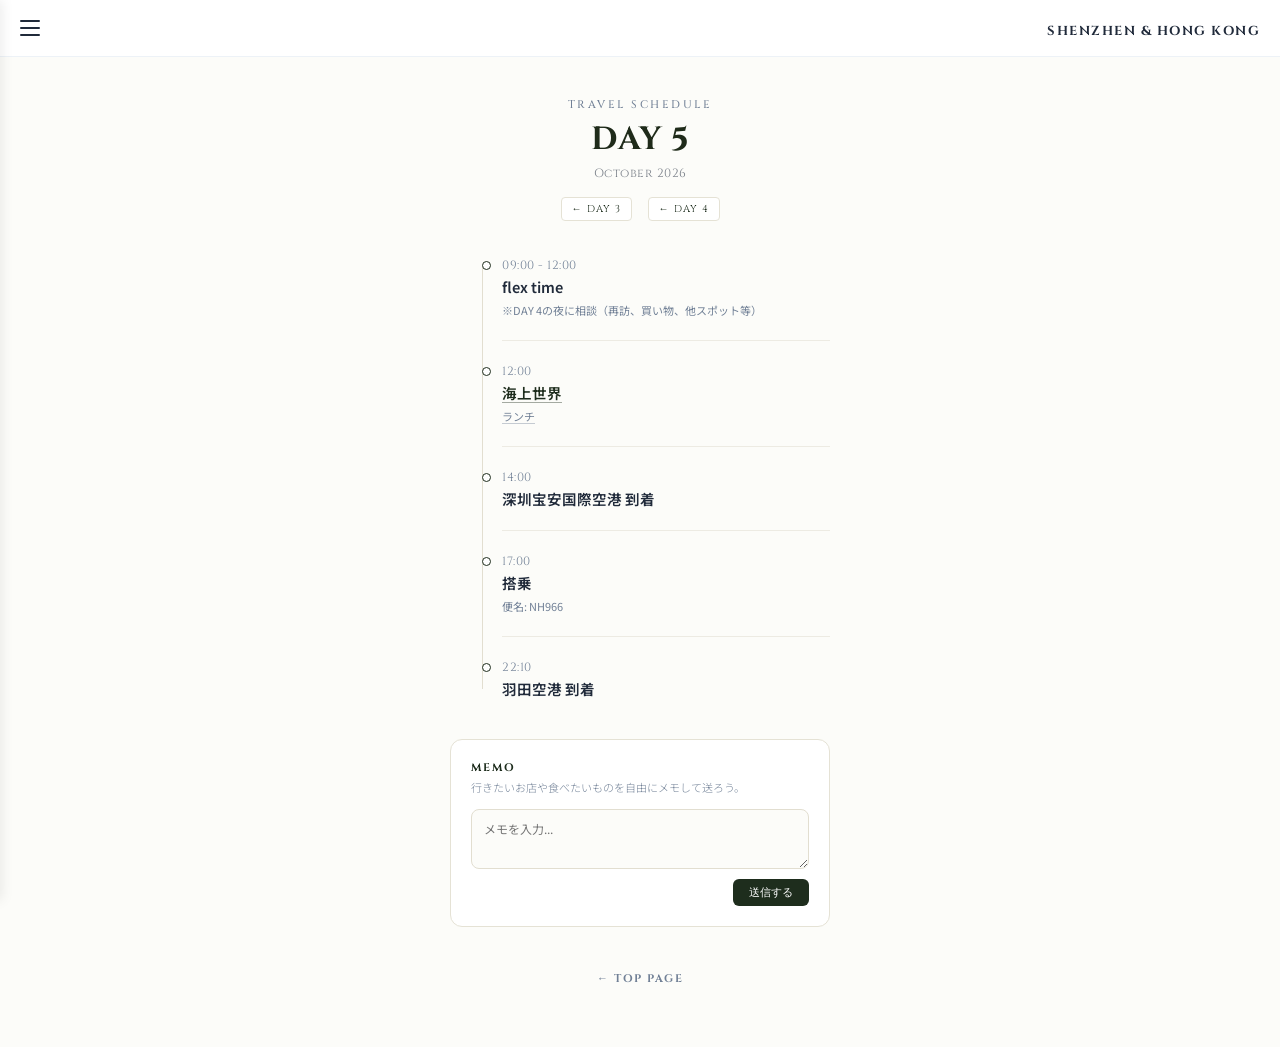
<file: day5.html>
<!DOCTYPE html>
<html lang="ja">
<head>
  <meta charset="UTF-8">
  <meta name="viewport" content="width=device-width, initial-scale=1.0">
  <title>DAY 5 - Shenzhen & Hong Kong</title>

  <link rel="preconnect" href="https://fonts.googleapis.com">
  <link rel="preconnect" href="https://fonts.gstatic.com" crossorigin>
  <link href="https://fonts.googleapis.com/css2?family=Cinzel:wght@400;500;700&family=Noto+Sans+JP:wght@300;400;500;600&display=swap" rel="stylesheet">

  <style>
    * {
      box-sizing: border-box;
      margin: 0;
      padding: 0;
    }

    body {
      background-color: #fcfcf9;
      color: #202A3A;
      font-family: 'Noto Sans JP', sans-serif;
      font-weight: 300;
      min-height: 100vh;
      overflow-x: hidden;
      width: 100%;
      -webkit-font-smoothing: antialiased;
    }

    /* ナビゲーションバー */
    .navbar {
      display: flex;
      align-items: center;
      justify-content: space-between;
      padding: 16px 20px;
      background-color: #ffffff;
      border-bottom: 1px solid #edf2f7;
      position: sticky;
      top: 0;
      z-index: 100;
      width: 100%;
    }

    .menu-icon {
      cursor: pointer;
      display: flex;
      flex-direction: column;
      gap: 5px;
    }

    .bar {
      width: 20px;
      height: 2px;
      background-color: #202A3A;
      border-radius: 2px;
    }

    .site-title {
      margin-left: auto;
      text-align: right;
    }

    .site-title a {
      font-family: 'Cinzel', serif;
      font-weight: 700;
      font-size: 13px;
      letter-spacing: 1.5px;
      color: #202A3A;
      text-decoration: none;
    }

    /* ドロワーメニュー */
    .drawer-menu {
      position: fixed;
      top: 0;
      left: -260px;
      width: 260px;
      height: 100%;
      background-color: #ffffff;
      z-index: 300;
      transition: left 0.3s ease;
      padding: 24px;
      box-shadow: 2px 0 12px rgba(0,0,0,0.08);
    }

    .drawer-menu.active { left: 0; }

    .close-btn {
      font-size: 20px;
      cursor: pointer;
      text-align: right;
      margin-bottom: 20px;
      color: #718096;
    }

    .drawer-menu ul { list-style: none; }
    .drawer-menu li { margin-bottom: 16px; }
    .drawer-menu a {
      text-decoration: none;
      color: #202A3A;
      font-family: 'Cinzel', serif;
      font-weight: 700;
      font-size: 13px;
      letter-spacing: 1px;
    }
    .drawer-menu .divider {
      height: 1px;
      background-color: #edf2f7;
      margin: 16px 0;
    }

    .overlay {
      position: fixed;
      top: 0; left: 0;
      width: 100%; height: 100%;
      background: rgba(0, 0, 0, 0.3);
      z-index: 200;
      display: none;
    }
    .overlay.active { display: block; }

    /* メインレイアウト */
    .page-container {
      max-width: 420px;
      width: 100%;
      margin: 0 auto;
      padding: 40px 20px 60px 20px;
    }

    /* ヘッダー（そのまま維持） */
    .schedule-header {
      text-align: center;
      margin-bottom: 36px;
    }

    .schedule-sub {
      font-family: 'Cinzel', serif;
      font-size: 11px;
      font-weight: 500;
      letter-spacing: 2.5px;
      color: #718096;
      margin-bottom: 6px;
    }

    .schedule-title {
      font-family: 'Cinzel', serif;
      font-size: 32px;
      font-weight: 700;
      color: #1f2b1a;
      letter-spacing: 1px;
    }

    .schedule-date {
      font-family: 'Cinzel', serif;
      font-size: 12px;
      font-weight: 400;
      color: rgba(32, 42, 58, 0.6);
      margin-top: 4px;
      letter-spacing: 0.5px;
    }

    /* 上部の他日程ナビボタン */
    .top-day-nav {
      display: flex;
      justify-content: center;
      gap: 16px;
      margin-top: 16px;
    }

    .top-day-btn {
      font-family: 'Cinzel', serif;
      font-size: 10px;
      font-weight: 400;
      letter-spacing: 1px;
      color: #1e2d1d;
      text-decoration: none;
      padding: 4px 10px;
      background-color: #ffffff;
      border: 1px solid #e5e2d5;
      border-radius: 4px;
      transition: all 0.2s ease;
    }

    .top-day-btn:hover {
      border-color: #1e2d1d;
      background-color: #f7f6f0;
    }

    /* タイムラインコンテナ（横幅そのまま、左端52px固定） */
    .timeline-container {
      position: relative;
      padding-left: 52px;
      width: 100%;
    }

    /* タイムラインの縦線（1px・淡く） */
    .timeline-container::before {
      content: '';
      position: absolute;
      left: 32px;
      top: 10px;
      bottom: 10px;
      width: 1px;
      background-color: #e2ded0;
    }

    /* 各予定（上下余白を約20%減らしてコンパクトに） */
    .timeline-item {
      position: relative;
      padding-top: 22px;
      padding-bottom: 22px;
      border-bottom: 1px solid rgba(229, 226, 213, 0.6);
    }

    .timeline-item:first-child {
      padding-top: 0;
    }

    .timeline-item:last-child {
      padding-bottom: 0;
      border-bottom: none;
    }

    /* タイムラインの丸（約7〜8px） */
    .timeline-item::before {
      content: '';
      position: absolute;
      left: -20px;
      top: 26px;
      width: 7px;
      height: 7px;
      border-radius: 50%;
      background-color: #ffffff;
      border: 1px solid #1e2d1d;
      z-index: 2;
    }

    .timeline-item:first-child::before {
      top: 4px;
    }

    /* コンテンツ全体のラッパー */
    .timeline-content {
      display: flex;
      flex-direction: column;
      gap: 3px;
    }

    /* 時刻（約20%縮小：12px） */
    .time {
      font-family: 'Cinzel', serif;
      font-size: 12px;
      font-weight: 400;
      letter-spacing: 0.5px;
      color: #718096;
      display: block;
      margin-bottom: 1px;
    }

    /* 予定名：通常のテキスト（約20%縮小：14.5px） */
    .action-text {
      font-size: 14.5px;
      font-weight: 600;
      color: #202A3A;
      display: block;
      line-height: 1.35;
    }

    /* 予定名：リンクの場合 */
    .place-link {
      font-size: 14.5px;
      font-weight: 600;
      color: #1e2d1d;
      text-decoration: underline;
      text-decoration-color: rgba(30, 45, 29, 0.4);
      text-underline-offset: 3px;
      display: inline-block;
      line-height: 1.35;
      transition: color 0.2s, text-decoration-color 0.2s;
    }

    .place-link:hover {
      color: #2f442d;
      text-decoration-color: rgba(47, 68, 45, 0.8);
    }

    /* 補足（約20%縮小：11px） */
    .note-text {
      font-size: 11px;
      font-weight: 400;
      color: #718096;
      margin-top: 3px;
      display: block;
      line-height: 1.4;
    }

    /* 補足スタイルのリンク版 */
    .note-link {
      font-size: 11px;
      font-weight: 400;
      color: #718096;
      margin-top: 3px;
      display: block;
      line-height: 1.4;
      text-decoration: underline;
      text-decoration-color: rgba(113, 128, 150, 0.4);
      text-underline-offset: 2px;
      transition: color 0.2s;
    }

    .note-link:hover {
      color: #1e2d1d;
    }

    /* MEMOフォーム */
    .memo-card {
      background: #ffffff;
      border: 1px solid #e5e2d5;
      border-radius: 12px;
      padding: 20px;
      margin-top: 40px;
      width: 100%;
    }

    .memo-title {
      font-family: 'Cinzel', serif;
      font-size: 11px;
      font-weight: 700;
      letter-spacing: 2px;
      color: #1e2d1d;
      margin-bottom: 4px;
    }

    .memo-desc {
      font-size: 11px;
      font-weight: 300;
      color: #718096;
      margin-bottom: 14px;
    }

    .memo-form {
      display: flex;
      flex-direction: column;
      gap: 10px;
    }

    .memo-input {
      width: 100%;
      padding: 10px 12px;
      border-radius: 8px;
      border: 1px solid #e2ded0;
      font-size: 12px;
      font-family: inherit;
      outline: none;
      resize: vertical;
      min-height: 60px;
      background: #fcfcf9;
      color: #202A3A;
    }

    .memo-input:focus {
      border-color: #1e2d1d;
      background: #ffffff;
    }

    .memo-btn {
      align-self: flex-end;
      background-color: #1e2d1d;
      color: #ffffff;
      border: none;
      border-radius: 6px;
      padding: 6px 16px;
      font-size: 11px;
      font-weight: 500;
      cursor: pointer;
      transition: background 0.2s;
    }

    .memo-btn:hover {
      background-color: #2f442d;
    }

    /* バックリンク */
    .back-link {
      margin-top: 36px;
      text-align: center;
      width: 100%;
    }

    .back-link a {
      font-family: 'Cinzel', serif;
      color: #718096;
      text-decoration: none;
      font-size: 11px;
      font-weight: 700;
      letter-spacing: 1.5px;
    }

    .back-link a:hover {
      color: #1e2d1d;
    }
  </style>
</head>
<body>

  <header class="navbar">
    <div class="menu-icon" onclick="toggleMenu()">
      <span class="bar"></span>
      <span class="bar"></span>
      <span class="bar"></span>
    </div>
    <div class="site-title"><a href="index.html">SHENZHEN & HONG KONG</a></div>
  </header>

  <nav class="drawer-menu" id="drawerMenu">
    <div class="close-btn" onclick="toggleMenu()">✕</div>
    <ul>
      <li><a href="index.html">HOME</a></li>
      <li><a href="day1.html">DAY 1</a></li>
      <li><a href="day2.html">DAY 2</a></li>
      <li><a href="day3.html">DAY 3</a></li>
      <li><a href="day4.html">DAY 4</a></li>
      <li><a href="day5.html">DAY 5</a></li>
      <li class="divider"></li>
      <li><a href="todo.html">todo</a></li>
      <li><a href="expenses.html">expenses</a></li>
      <li><a href="traffic.html">traffic</a></li>
      <li><a href="foods.html">foods</a></li>
    </ul>
  </nav>

  <div class="overlay" id="overlay" onclick="toggleMenu()"></div>

  <main class="page-container">
    
    <div class="schedule-header">
      <p class="schedule-sub">TRAVEL SCHEDULE</p>
      <h1 class="schedule-title">DAY 5</h1>
      <p class="schedule-date">October 2026</p>
      
      <div class="top-day-nav">
        <a href="day3.html" class="top-day-btn">← DAY 3</a>
        <a href="day4.html" class="top-day-btn">← DAY 4</a>
      </div>
    </div>

    <div class="timeline-container">

      <div class="timeline-item">
        <div class="timeline-content">
          <span class="time">09:00 - 12:00</span>
          <span class="action-text">flex time</span>
          <span class="note-text">※DAY 4の夜に相談（再訪、買い物、他スポット等）</span>
        </div>
      </div>

      <div class="timeline-item">
        <div class="timeline-content">
          <span class="time">12:00</span>
          <a class="place-link" href="landmark.html#sea-world">海上世界</a>
          <a class="note-link" href="foods.html#shenzhen">ランチ</a>
        </div>
      </div>

      <div class="timeline-item">
        <div class="timeline-content">
          <span class="time">14:00</span>
          <span class="action-text">深圳宝安国際空港 到着</span>
        </div>
      </div>

      <div class="timeline-item">
        <div class="timeline-content">
          <span class="time">17:00</span>
          <span class="action-text">搭乗</span>
          <span class="note-text">便名: NH966</span>
        </div>
      </div>

      <div class="timeline-item">
        <div class="timeline-content">
          <span class="time">22:10</span>
          <span class="action-text">羽田空港 到着</span>
        </div>
      </div>

    </div>

    <div class="memo-card">
      <div class="memo-title">MEMO</div>
      <p class="memo-desc">行きたいお店や食べたいものを自由にメモして送ろう。</p>
      <form class="memo-form" action="https://www.trip.com/w/m4GNfo6cOW2" method="POST">
        <textarea class="memo-input" name="message" placeholder="メモを入力..." required></textarea>
        <button type="submit" class="memo-btn">送信する</button>
      </form>
    </div>

    <div class="back-link">
      <a href="index.html">← TOP PAGE</a>
    </div>

  </main>

  <script>
    function toggleMenu() {
      document.getElementById('drawerMenu').classList.toggle('active');
      document.getElementById('overlay').classList.toggle('active');
    }
  </script>
</body>
</html>
</file>
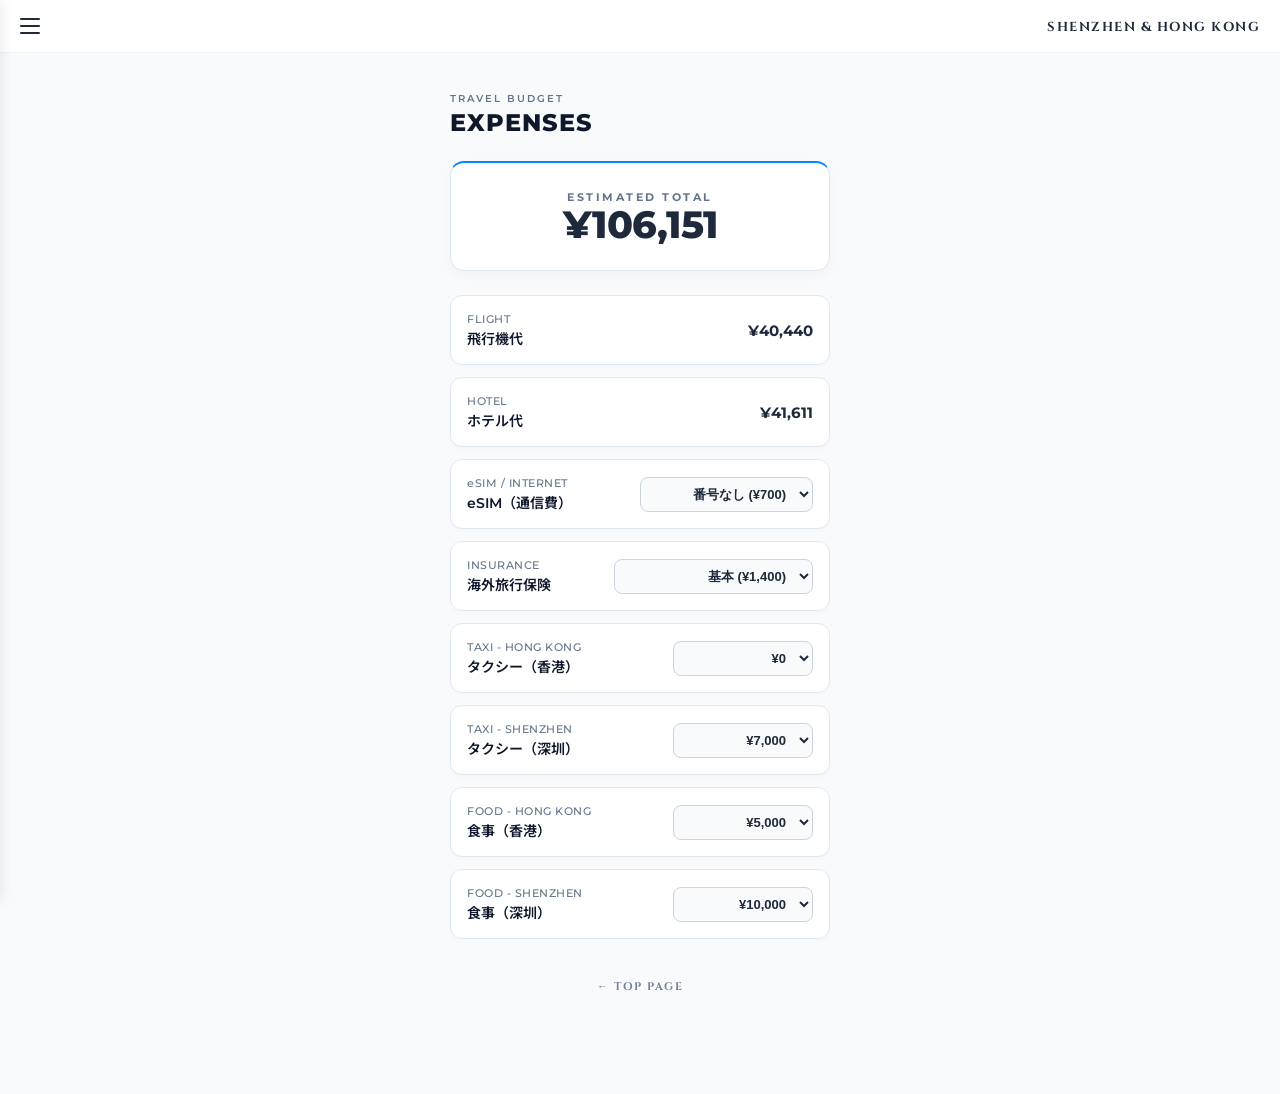
<file: expenses.html>
<!DOCTYPE html>
<html lang="ja">
<head>
  <meta charset="UTF-8">
  <meta name="viewport" content="width=device-width, initial-scale=1.0">
  <title>EXPENSES - Shenzhen & Hong Kong</title>
  <link rel="preconnect" href="https://fonts.googleapis.com">
  <link rel="preconnect" href="https://fonts.gstatic.com" crossorigin>
  <link href="https://fonts.googleapis.com/css2?family=Cinzel:wght@400;500;700&family=Montserrat:wght@400;500;600;700;800&family=Noto+Sans+JP:wght@400;500;700&display=swap" rel="stylesheet">
  <style>
    /* リセット & 基本スタイル */
    * {
      box-sizing: border-box;
      margin: 0;
      padding: 0;
    }

    body {
      background-color: #f8fafc;
      color: #1e293b;
      font-family: 'Montserrat', 'Noto Sans JP', -apple-system, sans-serif;
      min-height: 100vh;
      padding-bottom: 40px;
    }

    /* ナビゲーションバー */
    .navbar {
      display: flex;
      align-items: center;
      justify-content: space-between;
      padding: 16px 20px;
      background-color: #ffffff;
      border-bottom: 1px solid #edf2f7;
      position: sticky;
      top: 0;
      z-index: 100;
    }

    .menu-icon {
      cursor: pointer;
      display: flex;
      flex-direction: column;
      gap: 5px;
    }

    .bar {
      width: 20px;
      height: 2px;
      background-color: #202A3A;
      border-radius: 2px;
    }

    /* 右寄せタイトル (Day1と完全に同じ 1.5px 指定) */
    .site-title {
      margin-left: auto;
      text-align: right;
    }

    .site-title a {
      font-family: 'Cinzel', serif;
      font-weight: 700;
      font-size: 13px;
      letter-spacing: 1.5px;
      color: #202A3A;
      text-decoration: none;
    }

    /* ドロワーメニュー */
    .drawer-menu {
      position: fixed;
      top: 0;
      left: -260px;
      width: 260px;
      height: 100%;
      background-color: #ffffff;
      z-index: 300;
      transition: left 0.3s ease;
      padding: 24px;
      box-shadow: 2px 0 12px rgba(0,0,0,0.08);
    }

    .drawer-menu.active { left: 0; }

    .close-btn {
      font-size: 20px;
      cursor: pointer;
      text-align: right;
      margin-bottom: 20px;
      color: #718096;
    }

    .drawer-menu ul { list-style: none; }
    .drawer-menu li { margin-bottom: 16px; }
    
    /* ハンバーガーメニュー内リンク (Day1と完全に同じ 1px 指定) */
    .drawer-menu a {
      text-decoration: none;
      color: #202A3A;
      font-family: 'Cinzel', serif;
      font-weight: 700;
      font-size: 13px;
      letter-spacing: 1px;
    }

    .drawer-menu .divider {
      height: 1px;
      background-color: #edf2f7;
      margin: 16px 0;
    }

    .overlay {
      position: fixed;
      top: 0; left: 0;
      width: 100%; height: 100%;
      background: rgba(0, 0, 0, 0.3);
      z-index: 200;
      display: none;
    }
    .overlay.active { display: block; }

    /* メインコンテナ */
    .page-container {
      max-width: 420px;
      width: 100%;
      margin: 0 auto;
      padding: 40px 20px 60px 20px;
    }

    /* タイトルヘッダー */
    .schedule-header {
      margin-bottom: 24px;
      text-align: left;
    }

    .schedule-sub {
      font-size: 9.5px; /* 現在より約10〜15%小さく変更 (11px → 9.5px) */
      font-weight: 600;  /* 少しすっきりしたウェイトに調整 */
      letter-spacing: 2px;
      color: #64748b;
      margin-bottom: 4px;
    }

    .schedule-title {
      font-size: 23.5px; /* サイズ変更なしを維持 */
      font-weight: 800;   /* フォント・太さを維持 */
      color: #0f172a;
      letter-spacing: 1px;
    }

    /* 合計金額カード */
    .total-box {
      background: #ffffff;
      border: 1px solid #e2e8f0;
      border-top: 2px solid #0a84ff;
      border-radius: 14px;
      height: 110px;
      box-sizing: border-box;
      padding: 0 16px;
      margin-bottom: 24px;
      
      display: flex;
      flex-direction: column;
      align-items: center;
      justify-content: center;
      box-shadow: 0 4px 12px rgba(0, 0, 0, 0.03);
    }

    .total-title {
      font-size: 11px;
      font-weight: 700;
      letter-spacing: 2.5px;
      color: #64748b;
      margin-bottom: 2px;
    }

    .total-amount {
      font-family: 'Montserrat', sans-serif;
      font-size: 38px;
      font-weight: 800;
      color: #1e293b;
      line-height: 1;
      display: inline-block;
      letter-spacing: -0.5px;
    }

    .total-amount.pop-anim {
      animation: numPop 0.3s cubic-bezier(0.175, 0.885, 0.32, 1.275);
    }

    @keyframes numPop {
      0% {
        opacity: 0.4;
        transform: scale(0.96);
      }
      100% {
        opacity: 1;
        transform: scale(1);
      }
    }

    /* 費用項目リスト */
    .schedule-list {
      display: flex;
      flex-direction: column;
      gap: 12px;
    }

    .expense-card-inline {
      background: #ffffff;
      border: 1px solid #e2e8f0;
      border-radius: 12px;
      padding: 16px;
      display: flex;
      align-items: center;
      justify-content: space-between;
      gap: 12px;
      box-shadow: 0 2px 4px rgba(0, 0, 0, 0.02);
    }

    .expense-label-group {
      display: flex;
      flex-direction: column;
      flex: 1;
      min-width: 0;
    }

    .expense-label-group .time {
      font-size: 11px;
      font-weight: 500; /* 現在より少し細いウェイトに調整 (700 → 500) */
      color: #64748b;   /* ブルーグレーの色味を維持 */
      margin-bottom: 2px;
      letter-spacing: 0.5px;
    }

    .expense-label-group .text {
      font-size: 14px;
      font-weight: 600;
      color: #0f172a;
    }

    .expense-fixed-amount {
      font-size: 15px;
      font-weight: 700;
      color: #1e293b;
      white-space: nowrap;
    }

    .expense-select-inline {
      width: auto;
      min-width: 140px;
      padding: 8px 10px;
      font-size: 13px;
      font-weight: 600;
      color: #1e293b;
      background-color: #f8fafc;
      border: 1px solid #cbd5e0;
      border-radius: 8px;
      outline: none;
      cursor: pointer;
      text-align: right;
    }

    .expense-select-inline:focus {
      border-color: #0a84ff;
      background-color: #ffffff;
    }

    /* バックリンク */
    .back-link {
      margin-top: 36px;
      text-align: center;
    }

    .back-link a {
      font-family: 'Cinzel', serif;
      color: #718096;
      text-decoration: none;
      font-size: 11px;
      font-weight: 700;
      letter-spacing: 1.5px;
      transition: color 0.2s;
    }

    .back-link a:hover {
      color: #0a84ff;
    }
  </style>
</head>
<body>

  <header class="navbar">
    <div class="menu-icon" onclick="toggleMenu()">
      <span class="bar"></span>
      <span class="bar"></span>
      <span class="bar"></span>
    </div>
    <div class="site-title"><a href="index.html">SHENZHEN & HONG KONG</a></div>
  </header>

  <nav class="drawer-menu" id="drawerMenu">
    <div class="close-btn" onclick="toggleMenu()">✕</div>
    <ul>
      <li><a href="index.html">HOME</a></li>
      <li><a href="day1.html">DAY 1</a></li>
      <li><a href="day2.html">DAY 2</a></li>
      <li><a href="day3.html">DAY 3</a></li>
      <li><a href="day4.html">DAY 4</a></li>
      <li><a href="day5.html">DAY 5</a></li>
      <li class="divider"></li>
      <li><a href="todo.html">todo</a></li>
      <li><a href="expenses.html">expenses</a></li>
      <li><a href="traffic.html">traffic</a></li>
      <li><a href="foods.html">foods</a></li>
    </ul>
  </nav>

  <div class="overlay" id="overlay" onclick="toggleMenu()"></div>

  <main class="page-container">
    
    <div class="schedule-header">
      <p class="schedule-sub">TRAVEL BUDGET</p>
      <h1 class="schedule-title">EXPENSES</h1>
    </div>

    <div class="total-box">
      <div class="total-title">ESTIMATED TOTAL</div>
      <div class="total-amount" id="totalAmount">¥0</div>
    </div>

    <div class="schedule-list">

      <div class="expense-card-inline">
        <div class="expense-label-group">
          <span class="time">FLIGHT</span>
          <span class="text">飛行機代</span>
        </div>
        <div class="expense-fixed-amount">¥<span class="calc-item" data-value="40440">40,440</span></div>
      </div>

      <div class="expense-card-inline">
        <div class="expense-label-group">
          <span class="time">HOTEL</span>
          <span class="text">ホテル代</span>
        </div>
        <div class="expense-fixed-amount">¥<span class="calc-item" data-value="41611">41,611</span></div>
      </div>

      <div class="expense-card-inline">
        <div class="expense-label-group">
          <span class="time">eSIM / INTERNET</span>
          <span class="text">eSIM（通信費）</span>
        </div>
        <select class="expense-select-inline calc-select" id="esimSelect" onchange="calculateTotal()">
          <option value="0" selected>楽天モバイル (¥0)</option>
          <option value="700" selected>番号なし (¥700)</option>
          <option value="3000">電話番号付帯 (¥3,000)</option>
        </select>
      </div>

      <div class="expense-card-inline">
        <div class="expense-label-group">
          <span class="time">INSURANCE</span>
          <span class="text">海外旅行保険</span>
        </div>
        <select class="expense-select-inline calc-select" id="insuranceSelect" onchange="calculateTotal()">
          <option value="1400" selected>基本 (¥1,400)</option>
          <option value="4000">キャンセル保証付 (¥4,000)</option>
        </select>
      </div>

      <div class="expense-card-inline">
        <div class="expense-label-group">
          <span class="time">TAXI - HONG KONG</span>
          <span class="text">タクシー（香港）</span>
        </div>
        <select class="expense-select-inline calc-select" id="taxiHongKong" onchange="calculateTotal()">
          <option value="0" selected>¥0</option>
          <option value="5000">¥5,000</option>
          <option value="10000">¥10,000</option>
        </select>
      </div>

      <div class="expense-card-inline">
        <div class="expense-label-group">
          <span class="time">TAXI - SHENZHEN</span>
          <span class="text">タクシー（深圳）</span>
        </div>
        <select class="expense-select-inline calc-select" id="taxiShenzhen" onchange="calculateTotal()">
          <option value="7000" selected>¥7,000</option>
          <option value="10000">¥10,000</option>
          <option value="15000">¥15,000</option>
        </select>
      </div>

      <div class="expense-card-inline">
        <div class="expense-label-group">
          <span class="time">FOOD - HONG KONG</span>
          <span class="text">食事（香港）</span>
        </div>
        <select class="expense-select-inline calc-select" id="foodHongKong" onchange="calculateTotal()">
          <option value="5000" selected>¥5,000</option>
          <option value="7000">¥7,000</option>
          <option value="10000">¥10,000</option>
        </select>
      </div>

      <div class="expense-card-inline">
        <div class="expense-label-group">
          <span class="time">FOOD - SHENZHEN</span>
          <span class="text">食事（深圳）</span>
        </div>
        <select class="expense-select-inline calc-select" id="foodShenzhen" onchange="calculateTotal()">
          <option value="10000" selected>¥10,000</option>
          <option value="15000">¥15,000</option>
          <option value="20000">¥20,000</option>
        </select>
      </div>

    </div>

    <div class="back-link">
      <a href="index.html">← TOP PAGE</a>
    </div>

  </main>

  <script>
    function toggleMenu() {
      document.getElementById('drawerMenu').classList.toggle('active');
      document.getElementById('overlay').classList.toggle('active');
    }

    function calculateTotal() {
      let total = 0;
      const fixedItems = document.querySelectorAll('.calc-item');
      fixedItems.forEach(item => {
        total += parseInt(item.getAttribute('data-value'), 10) || 0;
      });

      const selectItems = document.querySelectorAll('.calc-select');
      selectItems.forEach(select => {
        total += parseInt(select.value, 10) || 0;
      });

      const totalEl = document.getElementById('totalAmount');
      totalEl.textContent = '¥' + total.toLocaleString();

      totalEl.classList.remove('pop-anim');
      void totalEl.offsetWidth;
      totalEl.classList.add('pop-anim');
    }

    document.addEventListener('DOMContentLoaded', calculateTotal);
  </script>
</body>
</html>
</file>
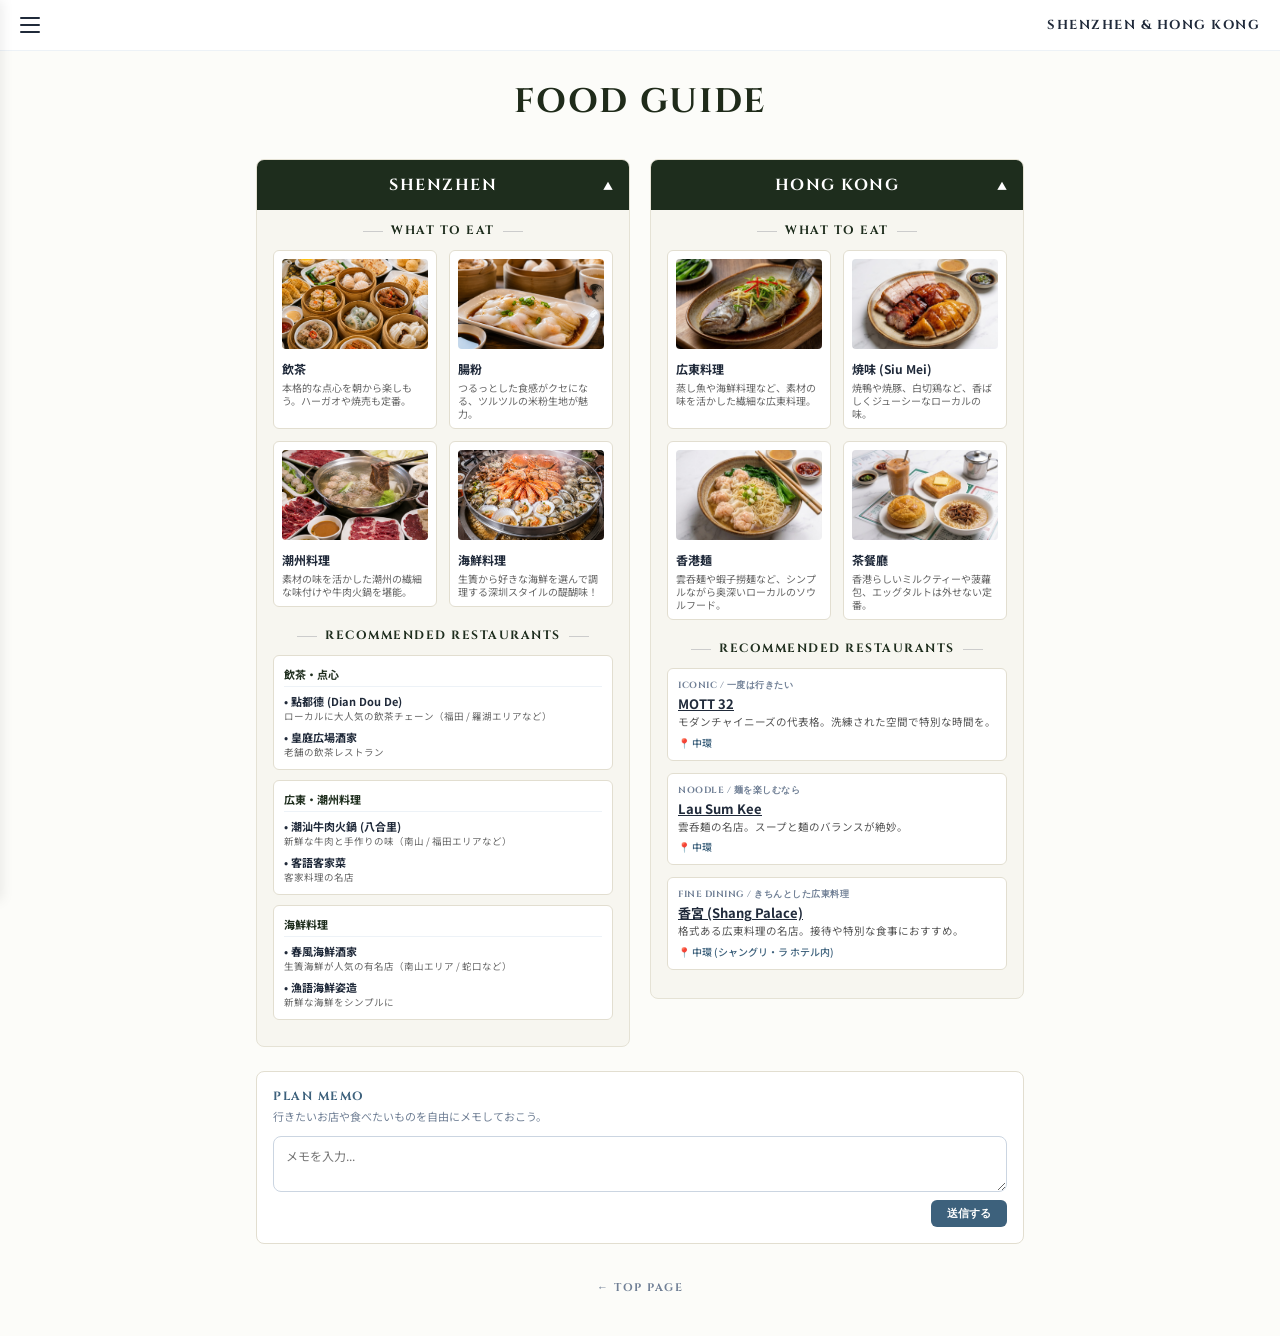
<file: foods.html>
<!DOCTYPE html>
<html lang="ja">
<head>
  <meta charset="UTF-8">
  <meta name="viewport" content="width=device-width, initial-scale=1.0">
  <title>FOOD GUIDE - Shenzhen & Hong Kong</title>

  <link rel="preconnect" href="https://fonts.googleapis.com">
  <link rel="preconnect" href="https://fonts.gstatic.com" crossorigin>
  <link href="https://fonts.googleapis.com/css2?family=Cinzel:wght@500;700&family=Noto+Sans+JP:wght@400;500;700&display=swap" rel="stylesheet">

  <style>
    * {
      box-sizing: border-box;
      margin: 0;
      padding: 0;
    }

    body {
      background-color: #fcfcf9;
      color: #202A3A;
      font-family: 'Noto Sans JP', sans-serif;
      min-height: 100vh;
      -webkit-font-smoothing: antialiased;
    }

    /* ナビゲーションバー */
    .navbar {
      display: flex;
      align-items: center;
      justify-content: space-between;
      padding: 16px 20px;
      background-color: #ffffff;
      border-bottom: 1px solid #edf2f7;
      position: sticky;
      top: 0;
      z-index: 100;
    }

    .menu-icon {
      cursor: pointer;
      display: flex;
      flex-direction: column;
      gap: 5px;
    }

    .bar {
      width: 20px;
      height: 2px;
      background-color: #202A3A;
      border-radius: 2px;
    }

    .site-title {
      font-family: 'Cinzel', serif;
      font-weight: 700;
      font-size: 13px;
      letter-spacing: 1.5px;
      color: #202A3A;
    }

    /* ドロワーメニュー */
    .drawer-menu {
      position: fixed;
      top: 0;
      left: -260px;
      width: 260px;
      height: 100%;
      background-color: #ffffff;
      z-index: 300;
      transition: left 0.3s ease;
      padding: 24px;
      box-shadow: 2px 0 12px rgba(0,0,0,0.08);
    }

    .drawer-menu.active { left: 0; }

    .close-btn {
      font-size: 20px;
      cursor: pointer;
      text-align: right;
      margin-bottom: 20px;
      color: #718096;
    }

    .drawer-menu ul { list-style: none; }
    .drawer-menu li { margin-bottom: 16px; }
    .drawer-menu a {
      text-decoration: none;
      color: #202A3A;
      font-family: 'Cinzel', serif;
      font-weight: 700;
      font-size: 13px;
      letter-spacing: 1px;
    }
    .drawer-menu .divider {
      height: 1px;
      background-color: #edf2f7;
      margin: 16px 0;
    }

    .overlay {
      position: fixed;
      top: 0; left: 0;
      width: 100%; height: 100%;
      background: rgba(0, 0, 0, 0.3);
      z-index: 200;
      display: none;
    }
    .overlay.active { display: block; }

    /* メインレイアウト */
    .page-container {
      max-width: 800px;
      margin: 0 auto;
      padding: 28px 16px 40px 16px;
    }

    /* タイトル */
    .food-header {
      text-align: center;
      margin-bottom: 24px;
    }

    .food-title {
      font-family: 'Cinzel', serif;
      font-size: 34px;
      font-weight: 700;
      color: #1f2b1a;
      letter-spacing: 2px;
    }

    /* 2カラムレイアウト */
    .two-column-grid {
      display: grid;
      grid-template-columns: 1fr 1fr;
      gap: 20px;
      align-items: start;
    }

    @media (max-width: 768px) {
      .two-column-grid {
        grid-template-columns: 1fr;
      }
    }

    /* エリアカラム */
    .area-column {
      background: #f7f6f0;
      border: 1px solid #e5e2d5;
      border-radius: 8px;
      overflow: hidden;
      margin-top: 10px; /* アンカー用の余白調整 */
    }

    /* アコーディオンヘッダー */
    .area-header {
      background-color: #1e2d1d;
      color: #ffffff;
      text-align: center;
      padding: 14px 16px;
      cursor: pointer;
      user-select: none;
      display: flex;
      justify-content: center;
      align-items: center;
      position: relative;
    }

    .area-title {
      font-family: 'Cinzel', serif;
      font-size: 16px;
      font-weight: 700;
      letter-spacing: 1.5px;
    }

    .accordion-icon {
      position: absolute;
      right: 16px;
      font-size: 10px;
      transition: transform 0.3s ease;
    }

    .area-column.closed .accordion-icon {
      transform: rotate(180deg);
    }

    .column-content {
      padding: 12px 16px 16px 16px;
      transition: max-height 0.3s ease;
    }

    .area-column.closed .column-content {
      display: none;
    }

    .section-divider-title {
      text-align: center;
      font-family: 'Cinzel', serif;
      font-size: 12px;
      font-weight: 700;
      letter-spacing: 1.5px;
      color: #1e2d1d;
      margin: 0 0 12px 0;
      position: relative;
    }

    .section-divider-title::before,
    .section-divider-title::after {
      content: '';
      display: inline-block;
      width: 20px;
      height: 1px;
      background: #ccc;
      vertical-align: middle;
      margin: 0 8px;
    }

    .section-divider-title.second {
      margin-top: 20px;
    }

    /* 2x2グリッド */
    .item-grid {
      display: grid;
      grid-template-columns: 1fr 1fr;
      gap: 12px;
    }

    .food-card {
      background: #ffffff;
      border-radius: 6px;
      padding: 8px;
      border: 1px solid #e2ded0;
    }

    .food-img {
      width: 100%;
      height: 90px;
      object-fit: cover;
      border-radius: 4px;
      margin-bottom: 6px;
      background-color: #eee;
    }

    .food-card-title {
      font-size: 12px;
      font-weight: 700;
      color: #202A3A;
      margin-bottom: 4px;
    }

    .food-card-text {
      font-size: 10px;
      color: #666;
      line-height: 1.3;
    }

    /* おすすめレストランカード */
    .restaurant-card {
      background: #ffffff;
      border-radius: 6px;
      padding: 10px;
      border: 1px solid #e2ded0;
      margin-bottom: 12px;
    }

    .res-tag {
      font-family: 'Cinzel', serif;
      font-size: 9px;
      font-weight: 700;
      color: #718096;
      letter-spacing: 0.5px;
      margin-bottom: 2px;
    }

    .res-name {
      font-size: 13px;
      font-weight: 700;
      color: #202A3A;
    }

    .res-name a {
      color: #202A3A;
      text-decoration: underline;
    }

    .res-name a:hover {
      color: #3d617c;
    }

    .res-desc {
      font-size: 10.5px;
      color: #555;
      margin: 2px 0 6px 0;
      line-height: 1.3;
    }

    .res-location {
      font-size: 10px;
      color: #3d617c;
      font-weight: 500;
    }

    /* リスト形式レストラン */
    .res-list-group {
      background: #ffffff;
      border-radius: 6px;
      padding: 10px;
      border: 1px solid #e2ded0;
      margin-bottom: 10px;
    }

    .res-list-title {
      font-size: 11px;
      font-weight: 700;
      color: #1e2d1d;
      border-bottom: 1px solid #edf2f7;
      padding-bottom: 4px;
      margin-bottom: 6px;
    }

    .res-list-item {
      margin-bottom: 6px;
    }

    .res-list-item:last-child {
      margin-bottom: 0;
    }

    .res-list-name {
      font-size: 11px;
      font-weight: 700;
      color: #202A3A;
    }

    .res-list-sub {
      font-size: 9.5px;
      color: #666;
    }

    /* MEMOフォーム */
    .memo-card {
      background: #ffffff;
      border: 1px solid #e2ded0;
      border-radius: 8px;
      padding: 16px;
      margin-top: 24px;
    }

    .memo-title {
      font-family: 'Cinzel', serif;
      font-size: 12px;
      font-weight: 700;
      letter-spacing: 1.5px;
      color: #3d617c;
      margin-bottom: 4px;
    }

    .memo-desc {
      font-size: 11px;
      color: #718096;
      margin-bottom: 12px;
    }

    .memo-form {
      display: flex;
      flex-direction: column;
      gap: 8px;
    }

    .memo-input {
      width: 100%;
      padding: 10px 12px;
      border-radius: 8px;
      border: 1px solid #cbd5e1;
      font-size: 12px;
      font-family: inherit;
      outline: none;
      resize: vertical;
      min-height: 50px;
      background: #ffffff;
      color: #202A3A;
    }

    .memo-btn {
      align-self: flex-end;
      background-color: #3d617c;
      color: #ffffff;
      border: none;
      border-radius: 6px;
      padding: 6px 16px;
      font-size: 11px;
      font-weight: 700;
      cursor: pointer;
    }

    /* バックリンク */
    .back-link {
      margin-top: 28px;
      text-align: center;
    }

    .back-link a {
      font-family: 'Cinzel', serif;
      color: #718096;
      text-decoration: none;
      font-size: 11px;
      font-weight: 700;
      letter-spacing: 1.5px;
    }
  </style>
</head>
<body>

  <header class="navbar">
    <div class="menu-icon" onclick="toggleMenu()">
      <span class="bar"></span>
      <span class="bar"></span>
      <span class="bar"></span>
    </div>
    <div class="site-title"><a href="index.html" style="text-decoration:none; color:inherit;">SHENZHEN & HONG KONG</a></div>
  </header>

  <nav class="drawer-menu" id="drawerMenu">
    <div class="close-btn" onclick="toggleMenu()">✕</div>
    <ul>
      <li><a href="index.html">HOME</a></li>
      <li><a href="day1.html">DAY 1</a></li>
      <li><a href="day2.html">DAY 2</a></li>
      <li><a href="day3.html">DAY 3</a></li>
      <li class="divider"></li>
      <li><a href="todo.html">todo</a></li>
      <li><a href="expenses.html">expenses</a></li>
      <li><a href="traffic.html">traffic</a></li>
      <li><a href="foods.html">foods</a></li>
    </ul>
  </nav>

  <div class="overlay" id="overlay" onclick="toggleMenu()"></div>

  <main class="page-container">

    <div class="food-header">
      <h1 class="food-title">FOOD GUIDE</h1>
    </div>

    <div class="two-column-grid">

      <!-- 深圳エリア（左に移動） -->
      <div>
        <div id="shenzhen" style="position: relative; top: -70px; visibility: hidden;"></div>
        <div class="area-column" id="shenzhen-column">
          <div class="area-header" onclick="toggleAccordion('shenzhen-column')">
            <div class="area-title">SHENZHEN</div>
            <span class="accordion-icon">▲</span>
          </div>

          <div class="column-content">
            <div class="section-divider-title">WHAT TO EAT</div>

            <div class="item-grid">
              <div class="food-card">
                <img src="67FE697E-8E10-4297-82ED-F2DDE60D6BE5.png" alt="飲茶" class="food-img">
                <div class="food-card-title">飲茶</div>
                <div class="food-card-text">本格的な点心を朝から楽しもう。ハーガオや焼売も定番。</div>
              </div>

              <div class="food-card">
                <img src="EA46485F-4E17-4923-85BE-26A0771D1417.png" alt="腸粉" class="food-img">
                <div class="food-card-title">腸粉</div>
                <div class="food-card-text">つるっとした食感がクセになる、ツルツルの米粉生地が魅力。</div>
              </div>

              <div class="food-card">
                <img src="99B3896F-9AEE-4D48-BCB8-205A10E4A786.png" alt="潮州料理" class="food-img">
                <div class="food-card-title">潮州料理</div>
                <div class="food-card-text">素材の味を活かした潮州の繊細な味付けや牛肉火鍋を堪能。</div>
              </div>

              <div class="food-card">
                <img src="DAC792B3-02F8-4A54-83D2-4EC4F9604A07.png" alt="海鮮料理" class="food-img">
                <div class="food-card-title">海鮮料理</div>
                <div class="food-card-text">生簀から好きな海鮮を選んで調理する深圳スタイルの醍醐味！</div>
              </div>
            </div>

            <div class="section-divider-title second">RECOMMENDED RESTAURANTS</div>

            <div class="res-list-group">
              <div class="res-list-title">飲茶・点心</div>
              <div class="res-list-item">
                <div class="res-list-name">• 點都德 (Dian Dou De)</div>
                <div class="res-list-sub">ローカルに大人気の飲茶チェーン（福田 / 羅湖エリアなど）</div>
              </div>
              <div class="res-list-item">
                <div class="res-list-name">• 皇庭広場酒家</div>
                <div class="res-list-sub">老舗の飲茶レストラン</div>
              </div>
            </div>

            <div class="res-list-group">
              <div class="res-list-title">広東・潮州料理</div>
              <div class="res-list-item">
                <div class="res-list-name">• 潮汕牛肉火鍋 (八合里)</div>
                <div class="res-list-sub">新鮮な牛肉と手作りの味（南山 / 福田エリアなど）</div>
              </div>
              <div class="res-list-item">
                <div class="res-list-name">• 客語客家菜</div>
                <div class="res-list-sub">客家料理の名店</div>
              </div>
            </div>

            <div class="res-list-group">
              <div class="res-list-title">海鮮料理</div>
              <div class="res-list-item">
                <div class="res-list-name">• 春風海鮮酒家</div>
                <div class="res-list-sub">生簀海鮮が人気の有名店（南山エリア / 蛇口など）</div>
              </div>
              <div class="res-list-item">
                <div class="res-list-name">• 漁語海鮮姿造</div>
                <div class="res-list-sub">新鮮な海鮮をシンプルに</div>
              </div>
            </div>

          </div>
        </div>
      </div>

      <!-- 香港エリア（右に移動） -->
      <div>
        <div id="hk" style="position: relative; top: -70px; visibility: hidden;"></div>
        <div class="area-column" id="hk-column">
          <div class="area-header" onclick="toggleAccordion('hk-column')">
            <div class="area-title">HONG KONG</div>
            <span class="accordion-icon">▲</span>
          </div>

          <div class="column-content">
            <div class="section-divider-title">WHAT TO EAT</div>

            <div class="item-grid">
              <div class="food-card">
                <img src="IMG_3177.jpeg" alt="広東料理" class="food-img">
                <div class="food-card-title">広東料理</div>
                <div class="food-card-text">蒸し魚や海鮮料理など、素材の味を活かした繊細な広東料理。</div>
              </div>

              <div class="food-card">
                <img src="IMG_3184.jpeg" alt="焼味(Siu Mei)" class="food-img">
                <div class="food-card-title">焼味 (Siu Mei)</div>
                <div class="food-card-text">焼鴨や焼豚、白切鶏など、香ばしくジューシーなローカルの味。</div>
              </div>

              <div class="food-card">
                <img src="IMG_3185.jpeg" alt="香港麺" class="food-img">
                <div class="food-card-title">香港麺</div>
                <div class="food-card-text">雲呑麺や蝦子撈麺など、シンプルながら奥深いローカルのソウルフード。</div>
              </div>

              <div class="food-card">
                <img src="IMG_3186.jpeg" alt="茶餐廳" class="food-img">
                <div class="food-card-title">茶餐廳</div>
                <div class="food-card-text">香港らしいミルクティーや菠蘿包、エッグタルトは外せない定番。</div>
              </div>
            </div>

            <div class="section-divider-title second">RECOMMENDED RESTAURANTS</div>

            <div class="restaurant-card">
              <div class="res-tag">ICONIC / 一度は行きたい</div>
              <div class="res-name"><a href="https://www.google.com/maps/search/?api=1&query=MOTT+32+Hong+Kong" target="_blank" rel="noopener noreferrer">MOTT 32</a></div>
              <div class="res-desc">モダンチャイニーズの代表格。洗練された空間で特別な時間を。</div>
              <div class="res-location">📍 中環</div>
            </div>

            <div class="restaurant-card">
              <div class="res-tag">NOODLE / 麺を楽しむなら</div>
              <div class="res-name"><a href="https://www.google.com/maps/search/?api=1&query=Lau+Sum+Kee+Noodle+Hong+Kong" target="_blank" rel="noopener noreferrer">Lau Sum Kee</a></div>
              <div class="res-desc">雲呑麺の名店。スープと麺のバランスが絶妙。</div>
              <div class="res-location">📍 中環</div>
            </div>

            <div class="restaurant-card">
              <div class="res-tag">FINE DINING / きちんとした広東料理</div>
              <div class="res-name"><a href="https://www.google.com/maps/search/?api=1&query=Shang+Palace+Kowloon+Shangri-La+Hong+Kong" target="_blank" rel="noopener noreferrer">香宮 (Shang Palace)</a></div>
              <div class="res-desc">格式ある広東料理の名店。接待や特別な食事におすすめ。</div>
              <div class="res-location">📍 中環 (シャングリ・ラ ホテル内)</div>
            </div>

          </div>
        </div>
      </div>

    </div>

    <div class="memo-card">
      <div class="memo-title">PLAN MEMO</div>
      <p class="memo-desc">行きたいお店や食べたいものを自由にメモしておこう。</p>
      <form class="memo-form" action="https://formspree.io/f/your_form_id" method="POST">
        <textarea class="memo-input" name="message" placeholder="メモを入力..." required></textarea>
        <button type="submit" class="memo-btn">送信する</button>
      </form>
    </div>

    <div class="back-link">
      <a href="index.html">← TOP PAGE</a>
    </div>

  </main>

  <script>
    function toggleMenu() {
      document.getElementById('drawerMenu').classList.toggle('active');
      document.getElementById('overlay').classList.toggle('active');
    }

    function toggleAccordion(columnId) {
      const targetColumn = document.getElementById(columnId);
      targetColumn.classList.toggle('closed');
    }
  </script>
</body>
</html>
</file>
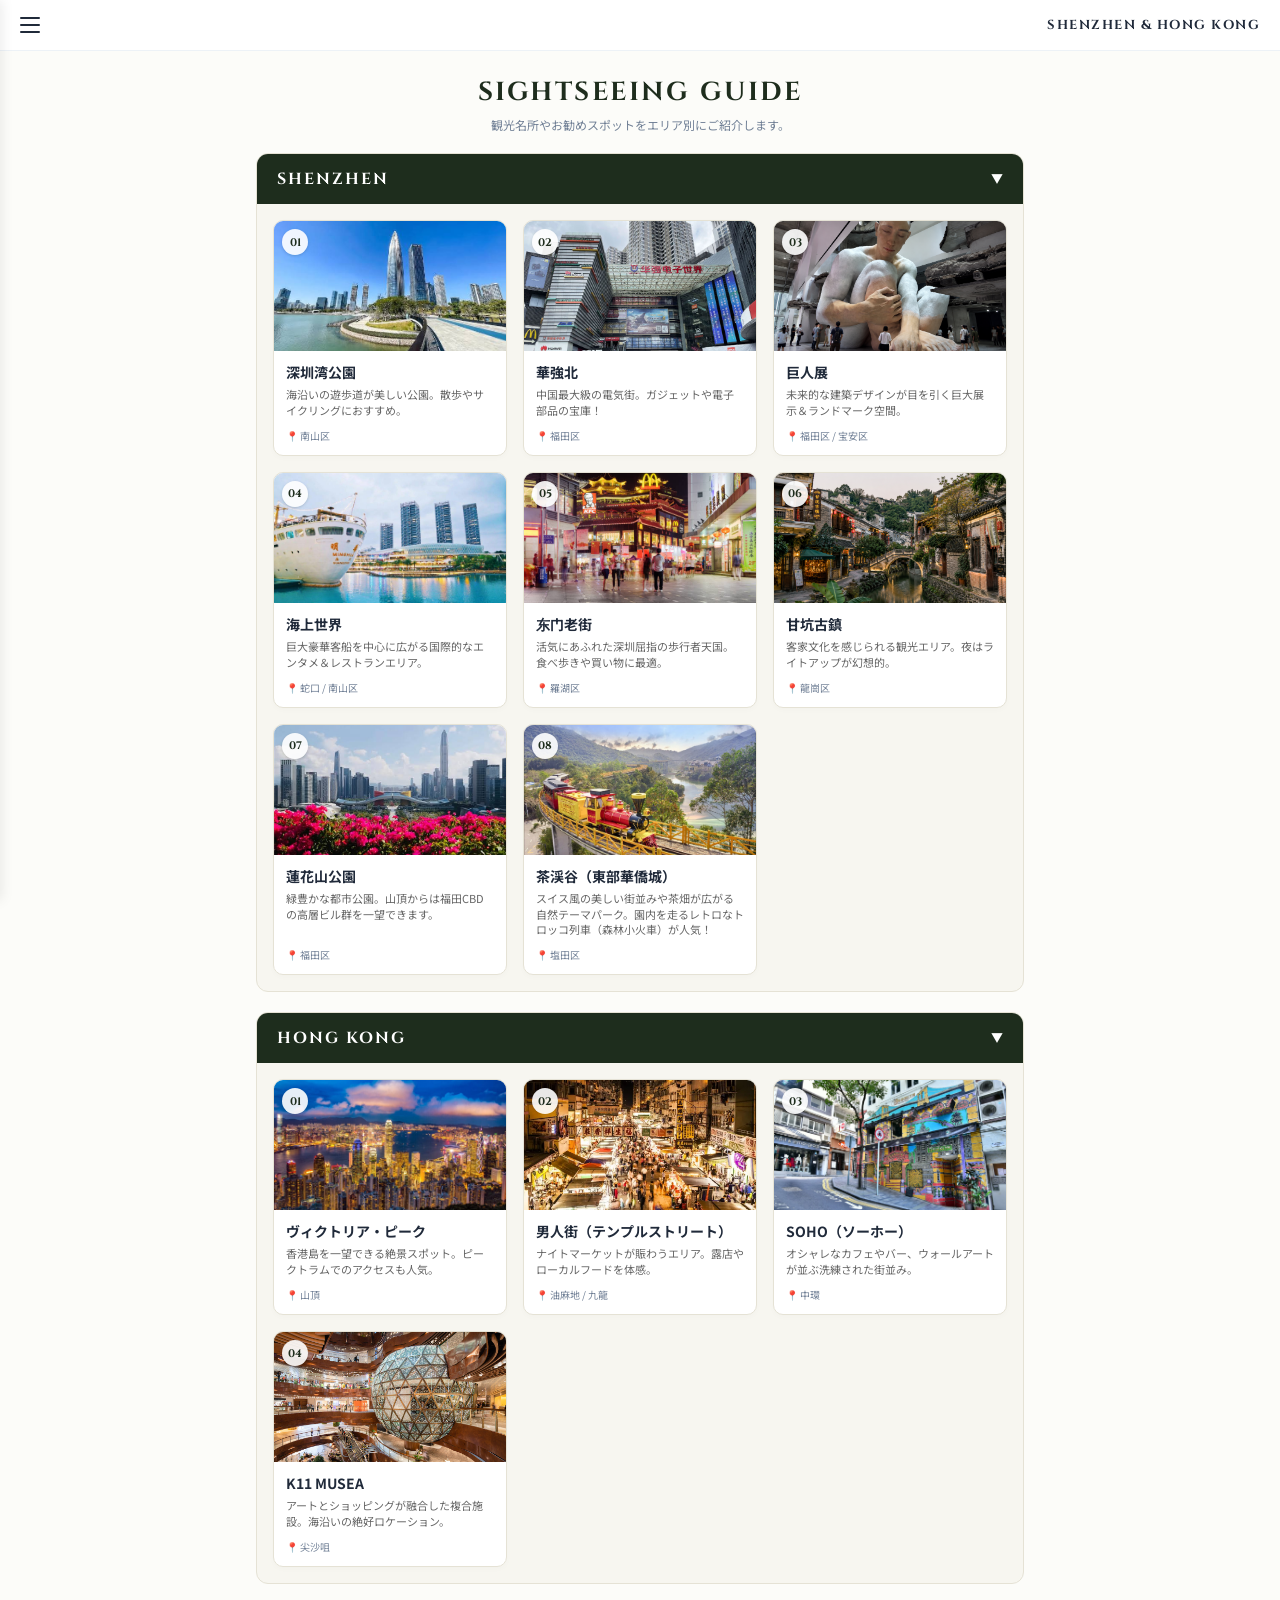
<file: landmark.html>
<!DOCTYPE html>
<html lang="ja">
<head>
  <meta charset="UTF-8">
  <meta name="viewport" content="width=device-width, initial-scale=1.0">
  <title>LANDMARK - Shenzhen & Hong Kong</title>

  <!-- フォント読み込み -->
  <link rel="preconnect" href="https://fonts.googleapis.com">
  <link rel="preconnect" href="https://fonts.gstatic.com" crossorigin>
  <link href="https://fonts.googleapis.com/css2?family=Cinzel:wght@600;700&family=Noto+Sans+JP:wght@400;500;700&display=swap" rel="stylesheet">

  <style>
    * {
      box-sizing: border-box;
      margin: 0;
      padding: 0;
    }

    body {
      background-color: #fcfcf9;
      color: #202A3A;
      font-family: 'Noto Sans JP', sans-serif;
      min-height: 100vh;
      padding-bottom: 60px;
      -webkit-font-smoothing: antialiased;
    }

    /* ナビゲーションバー */
    .navbar {
      display: flex;
      align-items: center;
      justify-content: space-between;
      padding: 16px 20px;
      background-color: #ffffff;
      border-bottom: 1px solid #edf2f7;
      position: sticky;
      top: 0;
      z-index: 100;
    }

    .menu-icon {
      cursor: pointer;
      display: flex;
      flex-direction: column;
      gap: 5px;
    }

    .bar {
      width: 20px;
      height: 2px;
      background-color: #202A3A;
      border-radius: 2px;
    }

    .site-title {
      font-family: 'Cinzel', serif;
      font-weight: 700;
      font-size: 13px;
      letter-spacing: 1.5px;
      color: #202A3A;
    }

    /* ドロワーメニュー */
    .drawer-menu {
      position: fixed;
      top: 0;
      left: -260px;
      width: 260px;
      height: 100%;
      background-color: #ffffff;
      z-index: 300;
      transition: left 0.3s ease;
      padding: 24px;
      box-shadow: 2px 0 12px rgba(0,0,0,0.08);
    }

    .drawer-menu.active { left: 0; }

    .close-btn {
      font-size: 20px;
      cursor: pointer;
      text-align: right;
      margin-bottom: 20px;
      color: #718096;
    }

    .drawer-menu ul { list-style: none; }
    .drawer-menu li { margin-bottom: 16px; }
    .drawer-menu a {
      text-decoration: none;
      color: #202A3A;
      font-family: 'Cinzel', serif;
      font-weight: 700;
      font-size: 13px;
      letter-spacing: 1px;
    }
    .drawer-menu .divider {
      height: 1px;
      background-color: #edf2f7;
      margin: 16px 0;
    }

    .overlay {
      position: fixed;
      top: 0; left: 0;
      width: 100%; height: 100%;
      background: rgba(0, 0, 0, 0.3);
      z-index: 200;
      display: none;
    }
    .overlay.active { display: block; }

    /* メインレイアウト */
    .page-container {
      max-width: 800px;
      margin: 0 auto;
      padding: 24px 16px;
    }

    /* ページタイトル */
    .header-section {
      text-align: center;
      margin-bottom: 20px;
    }

    .page-title {
      font-family: 'Cinzel', serif;
      font-size: 26px;
      font-weight: 700;
      color: #1e2d1d;
      letter-spacing: 2.5px;
    }

    .page-sub {
      font-size: 12px;
      color: #718096;
      margin-top: 6px;
    }

    /* アコーディオンセクション */
    .accordion-section {
      margin-bottom: 20px;
      background: #f7f6f0;
      border-radius: 12px;
      border: 1px solid #e5e2d5;
      overflow: hidden;
    }

    /* アコーディオンヘッダー */
    .accordion-header {
      background: #1e2d1d;
      color: #ffffff;
      padding: 14px 20px;
      display: flex;
      justify-content: space-between;
      align-items: center;
      cursor: pointer;
      user-select: none;
    }

    .accordion-header h2 {
      font-family: 'Cinzel', serif;
      font-size: 16px;
      font-weight: 700;
      letter-spacing: 2px;
    }

    .accordion-icon {
      font-size: 12px;
      transition: transform 0.3s ease;
    }

    .accordion-section.active .accordion-icon {
      transform: rotate(180deg);
    }

    /* アコーディオンコンテンツ */
    .accordion-content {
      display: none;
      padding: 16px;
    }

    .accordion-section.active .accordion-content {
      display: block;
    }

    /* カードグリッド */
    .grid-container {
      display: grid;
      grid-template-columns: repeat(auto-fill, minmax(220px, 1fr));
      gap: 16px;
    }

    /* スポットカード */
    .spot-card {
      background: #ffffff;
      border: 1px solid #e5e2d5;
      border-radius: 10px;
      overflow: hidden;
      box-shadow: 0 2px 6px rgba(0,0,0,0.02);
      display: flex;
      flex-direction: column;
      scroll-margin-top: 80px;
    }

    /* 画像エリアと番号バッジ */
    .card-image-box {
      position: relative;
      width: 100%;
      height: 130px;
      background-color: #eeeeee;
    }

    .card-image-box img {
      width: 100%;
      height: 100%;
      object-fit: cover;
      display: block;
    }

    .badge-num {
      position: absolute;
      top: 8px;
      left: 8px;
      width: 26px;
      height: 26px;
      background: rgba(255, 255, 255, 0.9);
      border-radius: 50%;
      display: flex;
      align-items: center;
      justify-content: center;
      font-family: 'Cinzel', serif;
      font-size: 11px;
      font-weight: 700;
      color: #1e2d1d;
      box-shadow: 0 1px 3px rgba(0,0,0,0.15);
    }

    /* カード本文 */
    .card-body {
      padding: 12px;
      display: flex;
      flex-direction: column;
      flex-grow: 1;
    }

    .spot-title {
      font-size: 14px;
      font-weight: 700;
      color: #202A3A;
      margin-bottom: 6px;
      line-height: 1.3;
    }

    .spot-desc {
      font-size: 11px;
      color: #666666;
      line-height: 1.4;
      margin-bottom: 10px;
      flex-grow: 1;
    }

    .spot-location {
      font-size: 10px;
      color: #718096;
      display: flex;
      align-items: center;
      gap: 3px;
    }
  </style>
</head>
<body>

  <!-- ナビゲーションバー -->
  <header class="navbar">
    <div class="menu-icon" onclick="toggleMenu()">
      <span class="bar"></span>
      <span class="bar"></span>
      <span class="bar"></span>
    </div>
    <div class="site-title"><a href="index.html" style="text-decoration:none; color:inherit;">SHENZHEN & HONG KONG</a></div>
  </header>

  <!-- ドロワーメニュー -->
  <nav class="drawer-menu" id="drawerMenu">
    <div class="close-btn" onclick="toggleMenu()">✕</div>
    <ul>
      <li><a href="index.html">HOME</a></li>
      <li><a href="day1.html">DAY 1</a></li>
      <li><a href="day2.html">DAY 2</a></li>
      <li><a href="day3.html">DAY 3</a></li>
      <li><a href="day4.html">DAY 4</a></li>
      <li><a href="day5.html">DAY 5</a></li>
      <li class="divider"></li>
      <li><a href="todo.html">todo</a></li>
      <li><a href="expenses.html">expenses</a></li>
      <li><a href="traffic.html">traffic</a></li>
      <li><a href="foods.html">foods</a></li>
      <li><a href="landmark.html">landmark</a></li>
    </ul>
  </nav>

  <div class="overlay" id="overlay" onclick="toggleMenu()"></div>

  <!-- メインコンテンツ -->
  <main class="page-container">

    <div class="header-section">
      <h1 class="page-title">SIGHTSEEING GUIDE</h1>
      <p class="page-sub">観光名所やお勧めスポットをエリア別にご紹介します。</p>
    </div>

    <!-- 深圳エリア -->
    <div class="accordion-section active">
      <div class="accordion-header" onclick="toggleAccordion(this)">
        <h2>SHENZHEN</h2>
        <span class="accordion-icon">▲</span>
      </div>
      <div class="accordion-content">
        <div class="grid-container">

          <!-- 01 深圳湾公園 -->
          <div class="spot-card" id="shenzhen-bay">
            <div class="card-image-box">
              <span class="badge-num">01</span>
              <img src="IMG_3217.jpeg" alt="深圳湾公園">
            </div>
            <div class="card-body">
              <div class="spot-title">深圳湾公園</div>
              <div class="spot-desc">海沿いの遊歩道が美しい公園。散歩やサイクリングにおすすめ。</div>
              <div class="spot-location">📍 南山区</div>
            </div>
          </div>

          <!-- 02 華強北 -->
          <div class="spot-card" id="huaqiangbei">
            <div class="card-image-box">
              <span class="badge-num">02</span>
              <img src="IMG_3235.jpeg" alt="華強北">
            </div>
            <div class="card-body">
              <div class="spot-title">華強北</div>
              <div class="spot-desc">中国最大級の電気街。ガジェットや電子部品の宝庫！</div>
              <div class="spot-location">📍 福田区</div>
            </div>
          </div>

          <!-- 03 巨人展 -->
          <div class="spot-card" id="kyojinten">
            <div class="card-image-box">
              <span class="badge-num">03</span>
              <img src="F0FFC33E-225D-4E06-BCE6-C41816B133D5.png" alt="巨人展">
            </div>
            <div class="card-body">
              <div class="spot-title">巨人展</div>
              <div class="spot-desc">未来的な建築デザインが目を引く巨大展示＆ランドマーク空間。</div>
              <div class="spot-location">📍 福田区 / 宝安区</div>
            </div>
          </div>

          <!-- 04 海上世界 -->
          <div class="spot-card" id="sea-world">
            <div class="card-image-box">
              <span class="badge-num">04</span>
              <img src="IMG_3219.jpeg" alt="海上世界">
            </div>
            <div class="card-body">
              <div class="spot-title">海上世界</div>
              <div class="spot-desc">巨大豪華客船を中心に広がる国際的なエンタメ＆レストランエリア。</div>
              <div class="spot-location">📍 蛇口 / 南山区</div>
            </div>
          </div>

          <!-- 05 东门老街 -->
          <div class="spot-card" id="dongmen">
            <div class="card-image-box">
              <span class="badge-num">05</span>
              <img src="IMG_3220.jpeg" alt="东门老街">
            </div>
            <div class="card-body">
              <div class="spot-title">东门老街</div>
              <div class="spot-desc">活気にあふれた深圳屈指の歩行者天国。食べ歩きや買い物に最適。</div>
              <div class="spot-location">📍 羅湖区</div>
            </div>
          </div>

          <!-- 06 甘坑古鎮 -->
          <div class="spot-card" id="gankeng">
            <div class="card-image-box">
              <span class="badge-num">06</span>
              <img src="EF27F623-36E9-49B6-8221-C2A75B550FC7.png" alt="甘坑古鎮">
            </div>
            <div class="card-body">
              <div class="spot-title">甘坑古鎮</div>
              <div class="spot-desc">客家文化を感じられる観光エリア。夜はライトアップが幻想的。</div>
              <div class="spot-location">📍 龍崗区</div>
            </div>
          </div>

          <!-- 07 蓮花山公園 -->
          <div class="spot-card" id="lianhuashan">
            <div class="card-image-box">
              <span class="badge-num">07</span>
              <img src="IMG_3237.jpeg" alt="蓮花山公園">
            </div>
            <div class="card-body">
              <div class="spot-title">蓮花山公園</div>
              <div class="spot-desc">緑豊かな都市公園。山頂からは福田CBDの高層ビル群を一望できます。</div>
              <div class="spot-location">📍 福田区</div>
            </div>
          </div>

          <!-- 08 茶渓谷（OCT東部華僑城） -->
          <div class="spot-card" id="tea-stream-valley">
            <div class="card-image-box">
              <span class="badge-num">08</span>
              <img src="IMG_3505.jpeg" alt="茶渓谷">
            </div>
            <div class="card-body">
              <div class="spot-title">茶渓谷（東部華僑城）</div>
              <div class="spot-desc">スイス風の美しい街並みや茶畑が広がる自然テーマパーク。園内を走るレトロなトロッコ列車（森林小火車）が人気！</div>
              <div class="spot-location">📍 塩田区</div>
            </div>
          </div>

        </div>
      </div>
    </div>

    <!-- 香港エリア -->
    <div class="accordion-section active">
      <div class="accordion-header" onclick="toggleAccordion(this)">
        <h2>HONG KONG</h2>
        <span class="accordion-icon">▲</span>
      </div>
      <div class="accordion-content">
        <div class="grid-container">

          <!-- 01 ヴィクトリア・ピーク -->
          <div class="spot-card" id="victoria-peak">
            <div class="card-image-box">
              <span class="badge-num">01</span>
              <img src="IMG_3084.jpeg" alt="ヴィクトリア・ピーク">
            </div>
            <div class="card-body">
              <div class="spot-title">ヴィクトリア・ピーク</div>
              <div class="spot-desc">香港島を一望できる絶景スポット。ピークトラムでのアクセスも人気。</div>
              <div class="spot-location">📍 山頂</div>
            </div>
          </div>

          <!-- 02 男人街 -->
          <div class="spot-card" id="temple-street">
            <div class="card-image-box">
              <span class="badge-num">02</span>
              <img src="IMG_3216.webp" alt="男人街">
            </div>
            <div class="card-body">
              <div class="spot-title">男人街（テンプルストリート）</div>
              <div class="spot-desc">ナイトマーケットが賑わうエリア。露店やローカルフードを体感。</div>
              <div class="spot-location">📍 油麻地 / 九龍</div>
            </div>
          </div>

          <!-- 03 SOHO -->
          <div class="spot-card" id="soho">
            <div class="card-image-box">
              <span class="badge-num">03</span>
              <img src="IMG_3215.jpeg" alt="SOHO">
            </div>
            <div class="card-body">
              <div class="spot-title">SOHO（ソーホー）</div>
              <div class="spot-desc">オシャレなカフェやバー、ウォールアートが並ぶ洗練された街並み。</div>
              <div class="spot-location">📍 中環</div>
            </div>
          </div>

          <!-- 04 K11 -->
          <div class="spot-card" id="k11">
            <div class="card-image-box">
              <span class="badge-num">04</span>
              <img src="IMG_3238.jpeg" alt="K11">
            </div>
            <div class="card-body">
              <div class="spot-title">K11 MUSEA</div>
              <div class="spot-desc">アートとショッピングが融合した複合施設。海沿いの絶好ロケーション。</div>
              <div class="spot-location">📍 尖沙咀</div>
            </div>
          </div>

        </div>
      </div>
    </div>

  </main>

  <script>
    /* ドロワーメニュー制御 */
    function toggleMenu() {
      document.getElementById('drawerMenu').classList.toggle('active');
      document.getElementById('overlay').classList.toggle('active');
    }

    /* アコーディオン開閉制御 */
    function toggleAccordion(headerElement) {
      const section = headerElement.parentElement;
      section.classList.toggle('active');
      
      const icon = headerElement.querySelector('.accordion-icon');
      if (section.classList.contains('active')) {
        icon.innerText = '▲';
      } else {
        icon.innerText = '▼';
      }
    }

    /* ハッシュ（#〇〇）指定で遷移してきた場合の自動スクロール＆展開処理 */
    window.addEventListener('DOMContentLoaded', () => {
      const hash = window.location.hash;
      if (hash) {
        const targetElement = document.querySelector(hash);
        if (targetElement) {
          const accordionSection = targetElement.closest('.accordion-section');
          if (accordionSection && !accordionSection.classList.contains('active')) {
            accordionSection.classList.add('active');
            const icon = accordionSection.querySelector('.accordion-icon');
            if (icon) icon.innerText = '▲';
          }
          setTimeout(() => {
            targetElement.scrollIntoView({ behavior: 'smooth', block: 'start' });
          }, 100);
        }
      }
    });
  </script>
</body>
</html>
</file>
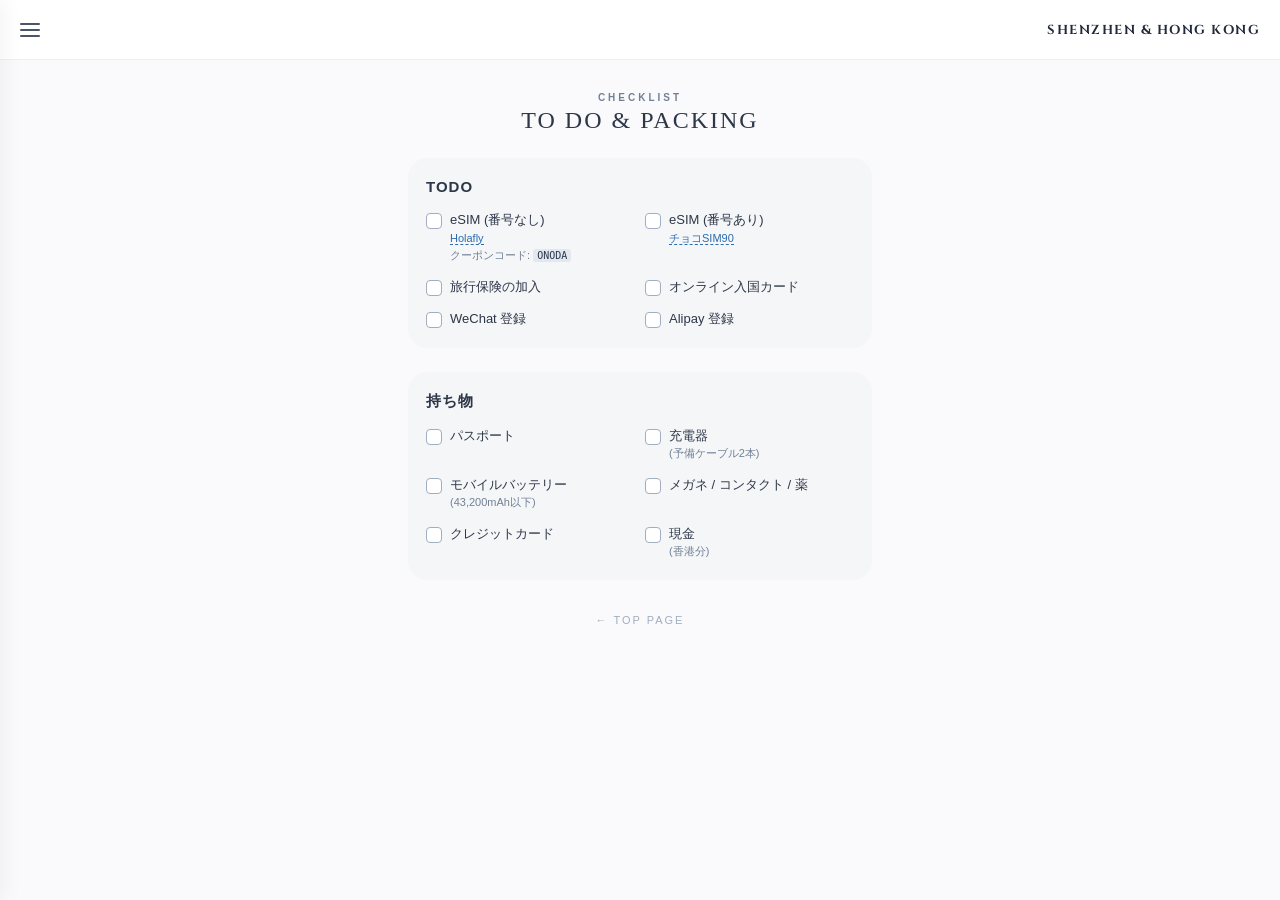
<file: todo.html>
<!DOCTYPE html>
<html lang="ja">
<head>
  <meta charset="UTF-8">
  <meta name="viewport" content="width=device-width, initial-scale=1.0">
  <title>TODO & PACKING - Shenzhen & Hong Kong</title>
  
  <link rel="preconnect" href="https://fonts.googleapis.com">
  <link rel="preconnect" href="https://fonts.gstatic.com" crossorigin>
  <link href="https://fonts.googleapis.com/css2?family=Cinzel:wght@400;500;700&family=Montserrat:wght@500;600;700;800&family=Noto+Sans+JP:wght@400;500;700&display=swap" rel="stylesheet">
  
  <link rel="stylesheet" href="style.css">
  <style>
    /* navbar 内の要素を左右に振り分け、タイトルを右寄せにする指定 */
    .navbar {
      display: flex;
      align-items: center;
      justify-content: space-between;
    }
    
    /* 右寄せタイトル (Day1と完全同一の 1.5px に指定) */
    .site-title {
      margin-left: auto;
      text-align: right;
    }

    .site-title a {
      font-family: 'Cinzel', serif;
      font-weight: 700;
      font-size: 13px;
      letter-spacing: 1.5px;
      color: #202A3A;
      text-decoration: none;
    }

    /* ハンバーガーメニュー内リンク (Day1と完全同一の 1px に指定) */
    .drawer-menu a {
      text-decoration: none;
      color: #202A3A;
      font-family: 'Cinzel', serif;
      font-weight: 700;
      font-size: 13px;
      letter-spacing: 1px;
    }
  </style>
</head>
<body>

  <header class="navbar">
    <div class="menu-icon" onclick="toggleMenu()">
      <span class="bar"></span>
      <span class="bar"></span>
      <span class="bar"></span>
    </div>
    <div class="site-title"><a href="index.html">SHENZHEN & HONG KONG</a></div>
  </header>

  <nav class="drawer-menu" id="drawerMenu">
    <div class="close-btn" onclick="toggleMenu()">✕</div>
    <ul>
      <li><a href="index.html">HOME</a></li>
      <li><a href="day1.html">DAY 1</a></li>
      <li><a href="day2.html">DAY 2</a></li>
      <li><a href="day3.html">DAY 3</a></li>
      <li class="divider"></li>
      <li><a href="todo.html">todo</a></li>
      <li><a href="expenses.html">expenses</a></li>
      <li><a href="traffic.html">traffic</a></li>
      <li><a href="foods.html">foods</a></li>
    </ul>
  </nav>

  <div class="overlay" id="overlay" onclick="toggleMenu()"></div>

  <main class="page-container">
    
    <div class="schedule-header">
      <p class="schedule-sub">CHECKLIST</p>
      <h1 class="schedule-title">TO DO & PACKING</h1>
    </div>

    <div class="checklist-card">
      <h2 class="checklist-title">TODO</h2>
      <div class="checklist-grid">

        <label class="check-item">
          <input type="checkbox">
          <span class="box"></span>
          <span class="label-text">
            eSIM (番号なし)<br>
            <small>
              <a href="https://esim.holafly.com/ja/" target="_blank">Holafly</a><br>
              クーポンコード: <code>ONODA</code>
            </small>
          </span>
        </label>

        <label class="check-item">
          <input type="checkbox">
          <span class="box"></span>
          <span class="label-text">
            eSIM (番号あり)<br>
            <small><a href="https://www.cuniq.jp/detail-info?type=0" target="_blank">チョコSIM90</a></small>
          </span>
        </label>

        <label class="check-item">
          <input type="checkbox">
          <span class="box"></span>
          <span class="label-text">旅行保険の加入</span>
        </label>

        <label class="check-item">
          <input type="checkbox">
          <span class="box"></span>
          <span class="label-text">オンライン入国カード</span>
        </label>

        <label class="check-item">
          <input type="checkbox">
          <span class="box"></span>
          <span class="label-text">WeChat 登録</span>
        </label>

        <label class="check-item">
          <input type="checkbox">
          <span class="box"></span>
          <span class="label-text">Alipay 登録</span>
        </label>

      </div>
    </div>

    <div class="checklist-card">
      <h2 class="checklist-title">持ち物</h2>
      <div class="checklist-grid">

        <label class="check-item">
          <input type="checkbox">
          <span class="box"></span>
          <span class="label-text">パスポート</span>
        </label>

        <label class="check-item">
          <input type="checkbox">
          <span class="box"></span>
          <span class="label-text">充電器<br><small>(予備ケーブル2本)</small></span>
        </label>

        <label class="check-item">
          <input type="checkbox">
          <span class="box"></span>
          <span class="label-text">モバイルバッテリー<br><small>(43,200mAh以下)</small></span>
        </label>

        <label class="check-item">
          <input type="checkbox">
          <span class="box"></span>
          <span class="label-text">メガネ / コンタクト / 薬</span>
        </label>

        <label class="check-item">
          <input type="checkbox">
          <span class="box"></span>
          <span class="label-text">クレジットカード</span>
        </label>

        <label class="check-item">
          <input type="checkbox">
          <span class="box"></span>
          <span class="label-text">現金<br><small>(香港分)</small></span>
        </label>

      </div>
    </div>

    <div class="back-link">
      <a href="index.html">← TOP PAGE</a>
    </div>

  </main>

  <script>
    function toggleMenu() {
      document.getElementById('drawerMenu').classList.toggle('active');
      document.getElementById('overlay').classList.toggle('active');
    }
  </script>
</body>
</html>
</file>
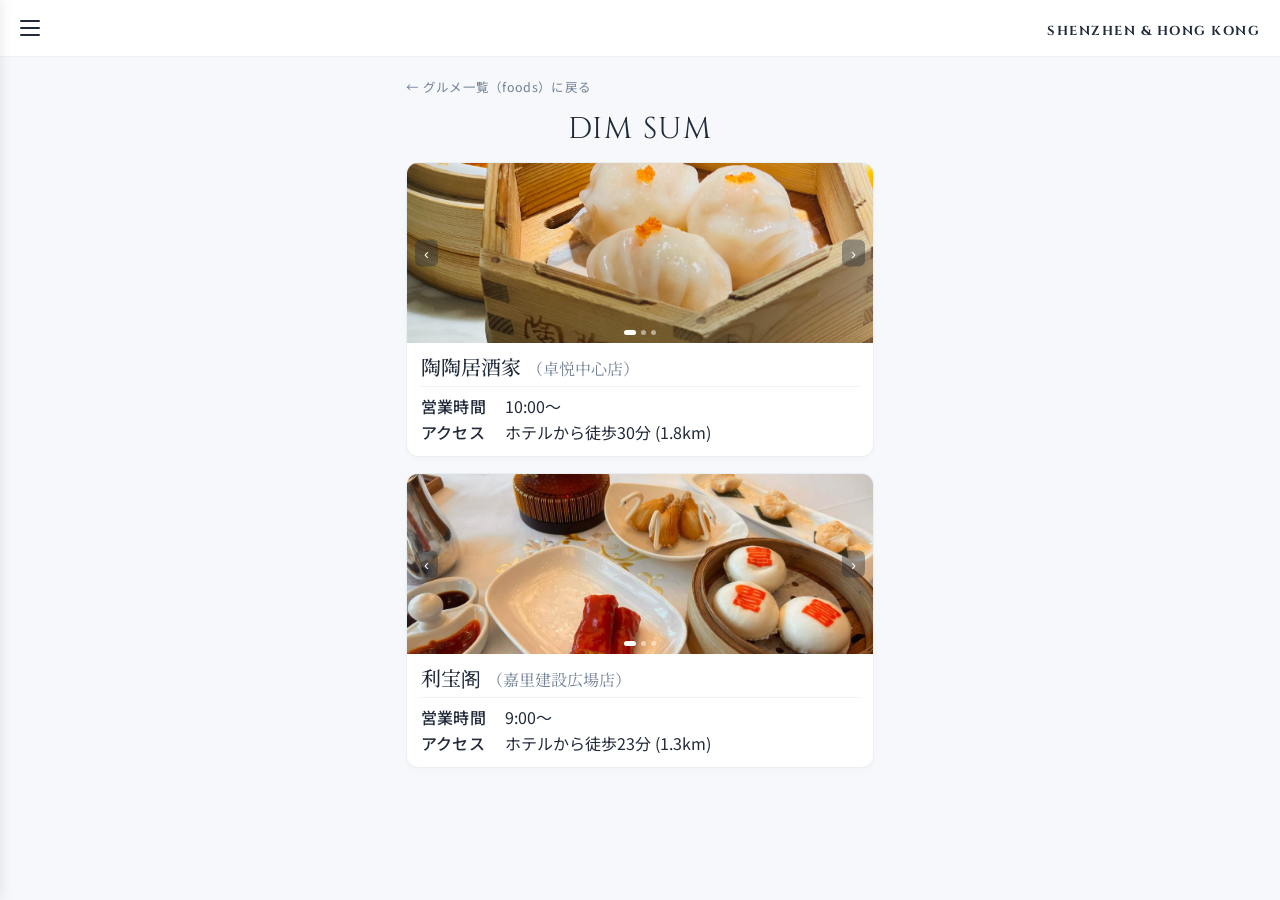
<file: yumcha.html>
<!DOCTYPE html>
<html lang="ja">
<head>
  <meta charset="UTF-8">
  <meta name="viewport" content="width=device-width, initial-scale=1.0">
  <title>DIM SUM - Shenzhen & Hong Kong</title>

  <link rel="preconnect" href="https://fonts.googleapis.com">
  <link rel="preconnect" href="https://fonts.gstatic.com" crossorigin>
  <link href="https://fonts.googleapis.com/css2?family=Cinzel:wght@400;500;700&family=Montserrat:wght@500;600;700;800&family=Noto+Sans+JP:wght@300;400;500;600&family=Noto+Serif+JP:wght@400;500&display=swap" rel="stylesheet">

  <style>
    * {
      box-sizing: border-box;
      margin: 0;
      padding: 0;
    }

    body {
      background-color: #f6f8fb;
      color: #202A3A;
      font-family: 'Noto Sans JP', sans-serif;
      font-weight: 300;
      min-height: 100vh;
      padding-bottom: 60px;
      -webkit-font-smoothing: antialiased;
    }

    /* ナビゲーションバー */
    .navbar {
      display: flex;
      align-items: center;
      justify-content: space-between;
      padding: 16px 20px;
      background-color: #ffffff;
      border-bottom: 1px solid #edf2f7;
      position: sticky;
      top: 0;
      z-index: 100;
    }

    .menu-icon {
      cursor: pointer;
      display: flex;
      flex-direction: column;
      gap: 5px;
    }

    .bar {
      width: 20px;
      height: 2px;
      background-color: #202A3A;
      border-radius: 2px;
    }

    /* 右寄せタイトル (Day1と完全同一の1.5px指定) */
    .site-title {
      margin-left: auto;
      text-align: right;
    }

    .site-title a {
      font-family: 'Cinzel', serif;
      font-weight: 700;
      font-size: 13px;
      letter-spacing: 1.5px;
      color: #202A3A;
      text-decoration: none;
    }

    /* ドロワーメニュー */
    .drawer-menu {
      position: fixed;
      top: 0;
      left: -260px;
      width: 260px;
      height: 100%;
      background-color: #ffffff;
      z-index: 300;
      transition: left 0.3s ease;
      padding: 24px;
      box-shadow: 2px 0 12px rgba(0,0,0,0.08);
    }

    .drawer-menu.active { left: 0; }

    .close-btn {
      font-size: 20px;
      cursor: pointer;
      text-align: right;
      margin-bottom: 20px;
      color: #718096;
    }

    .drawer-menu ul { list-style: none; }
    .drawer-menu li { margin-bottom: 16px; }
    
    /* メニュー項目 (Day1と完全同一の1px指定) */
    .drawer-menu a {
      text-decoration: none;
      color: #202A3A;
      font-family: 'Cinzel', serif;
      font-weight: 700;
      font-size: 13px;
      letter-spacing: 1px;
    }

    .drawer-menu .divider {
      height: 1px;
      background-color: #edf2f7;
      margin: 16px 0;
    }

    .overlay {
      position: fixed;
      top: 0; left: 0;
      width: 100%; height: 100%;
      background: rgba(0, 0, 0, 0.3);
      z-index: 200;
      display: none;
    }
    .overlay.active { display: block; }

    /* メインレイアウト */
    .page-container {
      max-width: 500px;
      margin: 0 auto;
      padding: 16px 16px 40px;
    }

    /* 戻るボタン */
    .back-link {
      display: inline-block;
      font-size: 12.5px;
      color: #718096;
      text-decoration: none;
      font-weight: 400;
      letter-spacing: 0.3px;
    }

    .header-section {
      text-align: center;
      margin-top: 16px; 
      margin-bottom: 16px;
    }

    /* DIM SUM */
    .page-title {
      font-family: 'Cinzel', serif;
      font-size: 30px;
      font-weight: 400;
      color: #202A3A;
      letter-spacing: 0.05em;
      line-height: 1.1;
    }

    /* 店舗カードコンテナ */
    .shop-list {
      display: flex;
      flex-direction: column;
      gap: 16px;
    }

    /* 店舗ごとのカード */
    .shop-card {
      background: #ffffff;
      border: 1px solid rgba(226, 232, 240, 0.7);
      border-radius: 12px;
      overflow: hidden;
      box-shadow: 0 3px 8px rgba(0,0,0,0.02);
    }

    /* スライドショーコンテナ */
    .slider-container {
      position: relative;
      width: 100%;
      height: 180px; 
      overflow: hidden;
      background-color: #f0f4f8;
    }

    .slider-wrapper {
      position: relative;
      width: 100%;
      height: 100%;
    }

    .slide {
      position: absolute;
      top: 0;
      left: 0;
      width: 100%;
      height: 100%;
      object-fit: cover;
      opacity: 0;
      transition: opacity 0.3s ease-in-out;
    }

    .slide.active {
      opacity: 1;
    }

    /* 矢印ボタン */
    .prev-btn, .next-btn {
      position: absolute;
      top: 50%;
      transform: translateY(-50%);
      background: rgba(32, 42, 58, 0.4);
      color: #ffffff;
      border: none;
      font-size: 15px;
      padding: 5px 9px;
      cursor: pointer;
      border-radius: 6px;
      z-index: 10;
      user-select: none;
      transition: background 0.2s;
    }

    .prev-btn { left: 8px; }
    .next-btn { right: 8px; }

    .prev-btn:hover, .next-btn:hover {
      background: rgba(32, 42, 58, 0.7);
    }

    /* ドットナビゲーション */
    .dots-container {
      position: absolute;
      bottom: 8px;
      left: 50%;
      transform: translateX(-50%);
      display: flex;
      gap: 5px;
      z-index: 10;
    }

    .dot {
      width: 5px;
      height: 5px;
      background: rgba(255, 255, 255, 0.5);
      border-radius: 50%;
      cursor: pointer;
      transition: all 0.3s ease;
    }

    .dot.active {
      background: #ffffff;
      width: 12px;
      border-radius: 4px;
    }

    /* カード本体コンテンツ */
    .card-body {
      padding: 12px 14px;
    }

    /* 店名と支店名の横並びヘッダー */
    .shop-header {
      display: flex;
      align-items: baseline;
      gap: 6px;
      flex-wrap: wrap;
      margin-bottom: 8px;
      border-bottom: 1px solid #edf2f7;
      padding-bottom: 6px;
    }

    /* 店名 */
    .shop-name {
      font-family: 'Noto Serif JP', serif;
      font-size: 20px;
      font-weight: 500;
      color: #202A3A;
      line-height: 1.2;
    }

    /* 店舗支店名 */
    .branch-name {
      font-family: 'Noto Serif JP', serif;
      font-size: 16px;
      color: #718096;
      font-weight: 400;
    }

    /* 店舗詳細情報リスト */
    .shop-info-list {
      display: flex;
      flex-direction: column;
      gap: 4px;
      line-height: 1.4;
    }

    .info-item {
      display: flex;
      gap: 8px;
      align-items: flex-start;
    }

    .info-label {
      font-family: 'Noto Sans JP', sans-serif;
      font-size: 16px;
      font-weight: 500;
      color: #202A3A;
      min-width: 76px;
      letter-spacing: 0.2px;
    }

    .info-value {
      font-family: 'Noto Sans JP', sans-serif;
      font-size: 16px;
      font-weight: 400;
      color: #202A3A;
    }
  </style>
</head>
<body>

  <header class="navbar">
    <div class="menu-icon" onclick="toggleMenu()">
      <span class="bar"></span>
      <span class="bar"></span>
      <span class="bar"></span>
    </div>
    <div class="site-title"><a href="index.html">SHENZHEN & HONG KONG</a></div>
  </header>

  <nav class="drawer-menu" id="drawerMenu">
    <div class="close-btn" onclick="toggleMenu()">✕</div>
    <ul>
      <li><a href="index.html">HOME</a></li>
      <li><a href="day1.html">DAY 1</a></li>
      <li><a href="day2.html">DAY 2</a></li>
      <li><a href="day3.html">DAY 3</a></li>
      <li class="divider"></li>
      <li><a href="todo.html">todo</a></li>
      <li><a href="expenses.html">expenses</a></li>
      <li><a href="traffic.html">traffic</a></li>
      <li><a href="foods.html">foods</a></li>
    </ul>
  </nav>

  <div class="overlay" id="overlay" onclick="toggleMenu()"></div>

  <main class="page-container">
    <a href="foods.html" class="back-link">← グルメ一覧（foods）に戻る</a>

    <div class="header-section">
      <h1 class="page-title">DIM SUM</h1>
    </div>

    <div class="shop-list">

      <div class="shop-card">
        <div class="slider-container" id="slider1">
          <div class="slider-wrapper">
            <img src="IMG_3123.jpeg" alt="陶陶居 1" class="slide active">
            <img src="IMG_3121.jpeg" alt="陶陶居 2" class="slide">
            <img src="IMG_3124.jpeg" alt="陶陶居 3" class="slide">
          </div>
          <button class="prev-btn" onclick="moveSlide('slider1', -1)">‹</button>
          <button class="next-btn" onclick="moveSlide('slider1', 1)">›</button>
          <div class="dots-container">
            <span class="dot active" onclick="setSlide('slider1', 0)"></span>
            <span class="dot" onclick="setSlide('slider1', 1)"></span>
            <span class="dot" onclick="setSlide('slider1', 2)"></span>
          </div>
        </div>
        <div class="card-body">
          <div class="shop-header">
            <span class="shop-name">陶陶居酒家</span>
            <span class="branch-name">（卓悦中心店）</span>
          </div>
          <div class="shop-info-list">
            <div class="info-item">
              <span class="info-label">営業時間</span>
              <span class="info-value">10:00〜</span>
            </div>
            <div class="info-item">
              <span class="info-label">アクセス</span>
              <span class="info-value">ホテルから徒歩30分 (1.8km)</span>
            </div>
          </div>
        </div>
      </div>

      <div class="shop-card">
        <div class="slider-container" id="slider2">
          <div class="slider-wrapper">
            <img src="IMG_3126.jpeg" alt="利宝阁 1" class="slide active">
            <img src="IMG_3125.jpeg" alt="利宝阁 2" class="slide">
            <img src="IMG_3127.jpeg" alt="利宝阁 3" class="slide">
          </div>
          <button class="prev-btn" onclick="moveSlide('slider2', -1)">‹</button>
          <button class="next-btn" onclick="moveSlide('slider2', 1)">›</button>
          <div class="dots-container">
            <span class="dot active" onclick="setSlide('slider2', 0)"></span>
            <span class="dot" onclick="setSlide('slider2', 1)"></span>
            <span class="dot" onclick="setSlide('slider2', 2)"></span>
          </div>
        </div>
        <div class="card-body">
          <div class="shop-header">
            <span class="shop-name">利宝阁</span>
            <span class="branch-name">（嘉里建設広場店）</span>
          </div>
          <div class="shop-info-list">
            <div class="info-item">
              <span class="info-label">営業時間</span>
              <span class="info-value">9:00〜</span>
            </div>
            <div class="info-item">
              <span class="info-label">アクセス</span>
              <span class="info-value">ホテルから徒歩23分 (1.3km)</span>
            </div>
          </div>
        </div>
      </div>

    </div>
  </main>

  <script>
    function toggleMenu() {
      document.getElementById('drawerMenu').classList.toggle('active');
      document.getElementById('overlay').classList.toggle('active');
    }

    const slideIndexes = {
      slider1: 0,
      slider2: 0
    };

    function showSlide(sliderId, index) {
      const slider = document.getElementById(sliderId);
      const slides = slider.querySelectorAll('.slide');
      const dots = slider.querySelectorAll('.dot');
      
      if (index >= slides.length) slideIndexes[sliderId] = 0;
      else if (index < 0) slideIndexes[sliderId] = slides.length - 1;
      else slideIndexes[sliderId] = index;

      const currentIndex = slideIndexes[sliderId];

      slides.forEach((slide, i) => {
        slide.classList.toggle('active', i === currentIndex);
      });

      dots.forEach((dot, i) => {
        dot.classList.toggle('active', i === currentIndex);
      });
    }

    function moveSlide(sliderId, step) {
      showSlide(sliderId, slideIndexes[sliderId] + step);
    }

    function setSlide(sliderId, index) {
      showSlide(sliderId, index);
    }
  </script>
</body>
</html>
</file>
<file: style.css>
* {
  box-sizing: border-box;
  margin: 0;
  padding: 0;
}

body {
  font-family: -apple-system, BlinkMacSystemFont, "Segoe UI", Roboto, "Helvetica Neue", Arial, sans-serif;
  background-color: #fafafc;
  color: #2c3036;
  overflow-x: hidden;
}

/* ナビゲーションバー */
.navbar {
  display: flex;
  align-items: center;
  height: 60px;
  padding: 0 20px;
  position: sticky;
  top: 0;
  background-color: #ffffff;
  z-index: 100;
  border-bottom: 1px solid #f0f0f3;
}

.menu-icon {
  display: flex;
  flex-direction: column;
  justify-content: space-between;
  width: 20px;
  height: 14px;
  cursor: pointer;
  margin-right: 18px;
  flex-shrink: 0;
}

.bar {
  height: 2px;
  width: 100%;
  background-color: #4a5568;
  border-radius: 1px;
}

.site-title {
  font-family: "Georgia", serif;
  font-size: 14px;
  font-weight: 500;
  letter-spacing: 2.5px;
  text-transform: uppercase;
  color: #2c3036;
  white-space: nowrap;
  overflow: hidden;
  text-overflow: ellipsis;
}

/* ドロワーメニュー */
.drawer-menu {
  position: fixed;
  top: 0;
  left: -280px;
  width: 280px;
  height: 100%;
  background-color: #ffffff;
  box-shadow: 4px 0 20px rgba(0, 0, 0, 0.05);
  z-index: 300;
  transition: left 0.3s cubic-bezier(0.16, 1, 0.3, 1);
  padding: 70px 32px;
}

.drawer-menu.active {
  left: 0;
}

.close-btn {
  position: absolute;
  top: 22px;
  right: 25px;
  font-size: 18px;
  cursor: pointer;
  color: #a0aec0;
}

.drawer-menu ul {
  list-style: none;
}

.drawer-menu li {
  margin-bottom: 22px;
}

.drawer-menu li.divider {
  height: 1px;
  background-color: #edf2f7;
  margin: 24px 0;
}

.drawer-menu a {
  text-decoration: none;
  font-size: 14px;
  color: #4a5568;
  font-weight: 500;
  text-transform: uppercase;
  letter-spacing: 2px;
  display: block;
}

/* オーバーレイ */
.overlay {
  position: fixed;
  top: 0;
  left: 0;
  width: 100%;
  height: 100%;
  background: rgba(0, 0, 0, 0.25);
  z-index: 200;
  display: none;
  backdrop-filter: blur(2px);
}

.overlay.active {
  display: block;
}

/* トップページ HERO */
.hero-container {
  position: relative;
  width: 100%;
  height: calc(100vh - 60px);
  overflow: hidden;
}

.hero-image {
  width: 100%;
  height: 100%;
  object-fit: cover;
}

.hero-overlay {
  position: absolute;
  bottom: 50px;
  left: 28px;
  right: 28px;
  color: #ffffff;
}

.hero-subtitle {
  font-size: 10px;
  letter-spacing: 3px;
  font-weight: 500;
  margin-bottom: 6px;
  opacity: 0.85;
}

.hero-dates {
  font-family: "Georgia", serif;
  font-size: 26px;
  font-weight: 400;
  letter-spacing: 2px;
  line-height: 1.2;
  margin-bottom: 6px;
}

/* 共通ページレイアウト */
.page-container {
  padding: 32px 18px 60px;
  max-width: 500px;
  margin: 0 auto;
}

.schedule-header {
  text-align: center;
  margin-bottom: 24px;
}

.schedule-sub {
  font-size: 10px;
  letter-spacing: 3px;
  color: #718096;
  font-weight: 600;
  margin-bottom: 4px;
}

.schedule-title {
  font-family: "Georgia", serif;
  font-size: 24px;
  font-weight: 400;
  letter-spacing: 2px;
  color: #2d3748;
}

.schedule-date {
  font-size: 12px;
  letter-spacing: 1.5px;
  color: #a0aec0;
  font-weight: 500;
  margin-top: 4px;
}

/* スケジュールページ（DAY1~3） */
.schedule-list {
  display: flex;
  flex-direction: column;
  gap: 12px;
  margin-bottom: 30px;
}

.schedule-card {
  display: flex;
  align-items: center;
  background-color: #ffffff;
  padding: 14px 20px;
  border-radius: 24px;
  box-shadow: 0 2px 8px rgba(0, 0, 0, 0.02);
  border: 1px solid #f0f0f3;
}

.schedule-card .time {
  font-weight: 600;
  font-size: 12px;
  color: #4a5568;
  min-width: 105px;
  letter-spacing: 0.5px;
  flex-shrink: 0;
}

.schedule-card .text {
  font-size: 13px;
  color: #2d3748;
  font-weight: 400;
  line-height: 1.4;
}

.schedule-card .text a {
  color: #2b6cb0;
  text-decoration: none;
  border-bottom: 1px dashed #2b6cb0;
  font-weight: 500;
}

/* --- TODO / 持ち物 ページデザイン --- */
.checklist-card {
  background-color: #f5f6f8;
  border-radius: 20px;
  padding: 20px 18px;
  margin-bottom: 24px;
}

.checklist-title {
  font-size: 15px;
  font-weight: 600;
  color: #2d3748;
  margin-bottom: 16px;
  letter-spacing: 1px;
}

.checklist-grid {
  display: grid;
  grid-template-columns: 1fr 1fr;
  gap: 14px 10px;
}

.check-item {
  display: flex;
  align-items: flex-start;
  cursor: pointer;
  user-select: none;
}

.check-item input[type="checkbox"] {
  display: none;
}

.check-item .box {
  width: 16px;
  height: 16px;
  border: 1.5px solid #a0aec0;
  border-radius: 4px;
  background-color: #ffffff;
  margin-right: 8px;
  margin-top: 2px;
  flex-shrink: 0;
  position: relative;
  transition: all 0.15s ease;
}

.check-item input[type="checkbox"]:checked + .box {
  background-color: #4a5568;
  border-color: #4a5568;
}

.check-item input[type="checkbox"]:checked + .box::after {
  content: "";
  position: absolute;
  left: 4px;
  top: 1px;
  width: 4px;
  height: 8px;
  border: solid white;
  border-width: 0 2px 2px 0;
  transform: rotate(45deg);
}

.check-item .label-text {
  font-size: 13px;
  color: #2d3748;
  line-height: 1.35;
  font-weight: 500;
}

.check-item input[type="checkbox"]:checked ~ .label-text {
  text-decoration: line-through;
  color: #a0aec0;
}

.check-item .label-text small {
  font-size: 11px;
  color: #718096;
}

.check-item .label-text a {
  color: #2b6cb0;
  text-decoration: none;
  border-bottom: 1px dashed #2b6cb0;
}

.check-item .label-text code {
  background-color: #e2e8f0;
  padding: 1px 4px;
  border-radius: 3px;
  font-size: 10px;
  color: #2d3748;
}

/* --- EXPENSES ページ専用デザイン --- */
.total-expense-card {
  background-color: #ffffff;
  padding: 20px;
  border-radius: 20px;
  text-align: center;
  box-shadow: 0 2px 10px rgba(0, 0, 0, 0.03);
  border: 1px solid #f0f0f3;
  margin-bottom: 28px;
}

.total-label {
  font-size: 11px;
  letter-spacing: 2px;
  color: #718096;
  font-weight: 600;
  margin-bottom: 6px;
}

.total-amount {
  font-family: "Georgia", serif;
  font-size: 22px;
  color: #2b6cb0;
  font-weight: 500;
  margin-bottom: 4px;
}

.total-note {
  font-size: 11px;
  color: #a0aec0;
}

.expense-list {
  display: flex;
  flex-direction: column;
  gap: 10px;
  margin-bottom: 40px;
}

.expense-item {
  display: flex;
  justify-content: space-between;
  align-items: center;
  background-color: #ffffff;
  padding: 14px 20px;
  border-radius: 18px;
  box-shadow: 0 2px 8px rgba(0, 0, 0, 0.02);
  border: 1px solid #f0f0f3;
}

.expense-info {
  display: flex;
  flex-direction: column;
}

.expense-name {
  font-size: 13px;
  color: #2d3748;
  font-weight: 500;
}

.expense-sub {
  font-size: 11px;
  color: #718096;
  margin-top: 2px;
}

.expense-price {
  font-size: 13px;
  font-weight: 600;
  color: #4a5568;
  flex-shrink: 0;
  margin-left: 12px;
}

.back-link {
  text-align: center;
  margin-top: 30px;
}

.back-link a {
  font-size: 11px;
  letter-spacing: 2px;
  color: #a0aec0;
  text-decoration: none;
}
<!DOCTYPE html>
<html lang="ja">
<head>
  <meta charset="UTF-8">
  <meta name="viewport" content="width=device-width, initial-scale=1.0">
  <title>DAY 2 - Shenzhen & Hong Kong</title>
  <link rel="stylesheet" href="style.css">
</head>
<body>

  <!-- ナビゲーションバー -->
  <header class="navbar">
    <div class="menu-icon" onclick="toggleMenu()">
      <span class="bar"></span>
      <span class="bar"></span>
      <span class="bar"></span>
    </div>
    <div class="site-title"><a href="index.html" style="text-decoration:none; color:inherit;">SHENZHEN & HONG KONG</a></div>
  </header>

  <!-- ドロワーメニュー -->
  <nav class="drawer-menu" id="drawerMenu">
    <div class="close-btn" onclick="toggleMenu()">✕</div>
    <ul>
      <li><a href="index.html">HOME</a></li>
      <li><a href="day1.html">DAY 1</a></li>
      <li><a href="day2.html">DAY 2</a></li>
      <li><a href="day3.html">DAY 3</a></li>
      <li class="divider"></li>
      <li><a href="todo.html">todo</a></li>
      <li><a href="expenses.html">expenses</a></li>
      <li><a href="traffic.html">traffic</a></li>
      <li><a href="foods.html">foods</a></li>
    </ul>
  </nav>

  <!-- バックドロップ -->
  <div class="overlay" id="overlay" onclick="toggleMenu()"></div>

  <!-- メインコンテンツ -->
  <main class="page-container">
    
    <!-- タイトルヘッダー -->
    <div class="schedule-header">
      <p class="schedule-sub">TRAVEL SCHEDULE</p>
      <h1 class="schedule-title">DAY 2</h1>
      <p class="schedule-date">DATE: 10/15 (THU)</p>
    </div>

    <!-- カプセル型タイムライン -->
    <div class="schedule-list">

      <div class="schedule-card">
        <span class="time">09:00 - 09:30</span>
        <span class="text"><a href="https://ja.wikipedia.org/wiki/%E8%93%AE%E8%8A%B1%E5%B1%B1%E5%85%AC%E5%9C%92" target="_blank">蓮花山公園</a> 散策</span>
      </div>

      <div class="schedule-card">
        <span class="time">10:00 - 11:30</span>
        <span class="text"><a href="yumcha.html">飲茶店で朝食・点心</a></span>
      </div>

      <div class="schedule-card">
        <span class="time">11:30 - 12:30</span>
        <span class="text"><a href="https://jp.trip.com/guide/info/%E6%B7%B1%E5%9C%B3%E6%B9%BE%E5%85%AC%E5%9C%92.html" target="_blank">深圳湾公園</a><br><small style="color:#718096;">※ドローンデリバリーで飲み物を購入</small></span>
      </div>

      <div class="schedule-card">
        <span class="time">12:30 - 13:00</span>
        <span class="text">無人タクシー利用で移動</span>
      </div>

      <div class="schedule-card">
        <span class="time">13:00 - 14:00</span>
        <span class="text"><a href="https://ja.wikipedia.org/wiki/%E6%B5%B7%E4%B8%8A%E4%B8%96%E7%95%8C" target="_blank">海上世界</a></span>
      </div>

      <div class="schedule-card">
        <span class="time">14:30 - 16:00</span>
        <span class="text"><a href="https://jp.trip.com/moments/detail/shenzhen-83-10825310/" target="_blank">華強北 電気街ビル</a></span>
      </div>

      <div class="schedule-card">
        <span class="time">16:20 - 18:00</span>
        <span class="text">東門老街 マッサージ</span>
      </div>

      <div class="schedule-card">
        <span class="time">18:30 - 20:00</span>
        <span class="text"><a href="foods.html">市民中心でご飯</a></span>
      </div>

      <div class="schedule-card">
        <span class="time">20:30 - 21:30</span>
        <span class="text">お土産等買い物</span>
      </div>

    </div>

    <div class="back-link">
      <a href="index.html">← TOP PAGE</a>
    </div>

  </main>

  <script>
    function toggleMenu() {
      document.getElementById('drawerMenu').classList.toggle('active');
      document.getElementById('overlay').classList.toggle('active');
    }
  </script>
</body>
</html>
/* --- トップページ メインビジュアル改善 --- */
.hero {
  position: relative;
  width: 100%;
  height: 60vh; /* 画像の高さ */
  overflow: hidden;
  display: flex;
  align-items: center;     /* 上下中央揃え */
  justify-content: center;  /* 左右中央揃え */
}

/* 画像の上にうっすら黒グラデーションを敷いて文字を目立たせる */
.hero::after {
  content: '';
  position: absolute;
  top: 0;
  left: 0;
  width: 100%;
  height: 100%;
  background: linear-gradient(to bottom, rgba(0,0,0,0.1) 0%, rgba(0,0,0,0.5) 100%);
  z-index: 1;
}

.hero img {
  width: 100%;
  height: 100%;
  object-fit: cover;
  position: absolute;
  top: 0;
  left: 0;
}

/* テキストエリアの位置と見た目の調整 */
.hero-content, .hero-text {
  position: relative;
  z-index: 2;
  text-align: center;
  color: #ffffff;
  padding: 0 20px;
  /* 文字の影（ドロップシャドウ）で背景としっかり分離 */
  text-shadow: 0 2px 10px rgba(0, 0, 0, 0.7);
}

/* 「TRAVEL ITINERARY」のサブタイトル */
.hero-sub, .hero-content p {
  font-size: 14px;
  font-weight: 600;
  letter-spacing: 2px;
  margin-bottom: 8px;
  opacity: 0.9;
  text-transform: uppercase;
}

/* 「14 WED — 16 FRI」の日付タイトル */
.hero-title, .hero-content h1 {
  font-size: 26px; /* 文字サイズを拡大 */
  font-weight: 700;
  letter-spacing: 1px;
  line-height: 1.2;
}
/* --- スライドショー表示切り替え CSS --- */
.slider-container {
  position: relative;
  width: 100%;
  height: 220px; /* 画像の高さ */
  overflow: hidden;
  border-radius: 12px;
  background-color: #edf2f7;
}

.slider-wrapper {
  position: relative;
  width: 100%;
  height: 100%;
}

/* 全スライド画像を重ねて配置し、初期状態は非表示(opacity: 0)にする */
.slide {
  position: absolute;
  top: 0;
  left: 0;
  width: 100%;
  height: 100%;
  object-fit: cover;
  opacity: 0;
  transition: opacity 0.3s ease;
  pointer-events: none;
}

/* activeが付いたスライドだけ表示(opacity: 1)にする */
.slide.active {
  opacity: 1;
  pointer-events: auto;
}

/* 左右矢印ボタン */
.prev-btn, .next-btn {
  position: absolute;
  top: 50%;
  transform: translateY(-50%);
  background: rgba(0, 0, 0, 0.4);
  color: #ffffff;
  border: none;
  font-size: 20px;
  width: 32px;
  height: 32px;
  border-radius: 50%;
  cursor: pointer;
  z-index: 10;
  display: flex;
  align-items: center;
  justify-content: center;
}

.prev-btn { left: 10px; }
.next-btn { right: 10px; }

/* 下部ドット（・） */
.dots-container {
  position: absolute;
  bottom: 10px;
  left: 50%;
  transform: translateX(-50%);
  display: flex;
  gap: 6px;
  z-index: 10;
}

.dot {
  width: 6px;
  height: 6px;
  background-color: rgba(255, 255, 255, 0.5);
  border-radius: 50%;
  cursor: pointer;
  transition: all 0.2s ease;
}

.dot.active {
  background-color: #ffffff;
  width: 14px;
  border-radius: 4px;
}
/* --- トップページ メインビジュアル＆スライドショー修正 --- */
.hero {
  position: relative;
  width: 100%;
  height: 60vh;
  min-height: 380px;
  overflow: hidden;
  display: flex;
  align-items: center;
  justify-content: center;
}

.hero img {
  position: absolute;
  top: 0;
  left: 0;
  width: 100%;
  height: 100%;
  object-fit: cover;
  z-index: 1;
}

.hero::after {
  content: '';
  position: absolute;
  top: 0;
  left: 0;
  width: 100%;
  height: 100%;
  background: linear-gradient(to bottom, rgba(0, 0, 0, 0.2) 0%, rgba(0, 0, 0, 0.7) 100%);
  z-index: 2;
}

.hero-content {
  position: relative;
  z-index: 3;
  text-align: center;
  color: #ffffff;
  padding: 0 20px;
  margin-bottom: 30px;
}

.hero-sub {
  font-size: 12px;
  font-weight: 600;
  letter-spacing: 3px;
  margin-bottom: 8px;
  color: #e2e8f0;
  text-transform: uppercase;
  text-shadow: 0 2px 8px rgba(0, 0, 0, 0.8);
}

.hero-title {
  font-size: 26px;
  font-weight: 700;
  letter-spacing: 2px;
  line-height: 1.2;
  margin: 0;
  color: #ffffff;
  text-shadow: 0 2px 10px rgba(0, 0, 0, 0.9);
}

/* --- スライドショー表示切り替え CSS --- */
.slider-container {
  position: relative;
  width: 100%;
  height: 220px;
  overflow: hidden;
  border-radius: 12px;
  background-color: #edf2f7;
}

.slider-wrapper {
  position: relative;
  width: 100%;
  height: 100%;
}

.slide {
  position: absolute;
  top: 0;
  left: 0;
  width: 100%;
  height: 100%;
  object-fit: cover;
  opacity: 0;
  transition: opacity 0.3s ease;
  pointer-events: none;
}

.slide.active {
  opacity: 1;
  pointer-events: auto;
}

.prev-btn, .next-btn {
  position: absolute;
  top: 50%;
  transform: translateY(-50%);
  background: rgba(0, 0, 0, 0.4);
  color: #ffffff;
  border: none;
  font-size: 20px;
  width: 32px;
  height: 32px;
  border-radius: 50%;
  cursor: pointer;
  z-index: 10;
  display: flex;
  align-items: center;
  justify-content: center;
}

.prev-btn { left: 10px; }
.next-btn { right: 10px; }

.dots-container {
  position: absolute;
  bottom: 10px;
  left: 50%;
  transform: translateX(-50%);
  display: flex;
  gap: 6px;
  z-index: 10;
}

.dot {
  width: 6px;
  height: 6px;
  background-color: rgba(255, 255, 255, 0.5);
  border-radius: 50%;
  cursor: pointer;
  transition: all 0.2s ease;
}

.dot.active {
  background-color: #ffffff;
  width: 14px;
  border-radius: 4px;
}
/* --- トップページ メインビジュアル完全修正 --- */
.hero {
  position: relative;
  width: 100%;
  height: 65vh; /* 画像表示の高さ */
  min-height: 400px;
  overflow: hidden;
  display: flex;
  align-items: center;     /* 上下中央揃え */
  justify-content: center;  /* 左右中央揃え */
}

.hero img {
  position: absolute;
  top: 0;
  left: 0;
  width: 100%;
  height: 100%;
  object-fit: cover;
  z-index: 1;
}

/* 画像の上に暗いグラデーションを重ねて文字を見やすくする */
.hero::after {
  content: '';
  position: absolute;
  top: 0;
  left: 0;
  width: 100%;
  height: 100%;
  background: linear-gradient(to bottom, rgba(0, 0, 0, 0.2) 0%, rgba(0, 0, 0, 0.65) 100%);
  z-index: 2;
}

/* 文字エリア（画像中央より少し下に配置） */
.hero-content {
  position: relative;
  z-index: 3;
  text-align: center;
  color: #ffffff;
  padding: 0 20px;
  margin-top: 40px; /* 位置の微調整 */
}

/* 「TRAVEL ITINERARY」 */
.hero-sub {
  font-size: 13px;
  font-weight: 600;
  letter-spacing: 3px;
  margin-bottom: 8px;
  color: #e2e8f0;
  text-transform: uppercase;
  text-shadow: 0 2px 8px rgba(0, 0, 0, 0.8);
}

/* 「14 WED — 16 FRI」 */
.hero-title {
  font-size: 28px;
  font-weight: 700;
  letter-spacing: 2px;
  line-height: 1.2;
  margin: 0;
  color: #ffffff;
  text-shadow: 0 2px 10px rgba(0, 0, 0, 0.9);
}
/* --- トップページ メインビジュアル洗練デザイン --- */
.hero {
  position: relative !important;
  width: 100% !important;
  height: 72vh !important;       /* スマホ画面にフィットするスタイリッシュな縦長感 */
  min-height: 480px !important;
  display: flex !important;
  align-items: flex-end !important;  /* テキストを画像下部に美しく配置 */
  justify-content: center !important;
  background-color: #0d1117 !important;
  overflow: hidden !important;
}

/* 画像のトリミング・アスペクト比の補正 */
.hero img {
  position: absolute !important;
  top: 0 !important;
  left: 0 !important;
  width: 100% !important;
  height: 100% !important;
  object-fit: cover !important;  /* 画面に合わせて綺麗にトリミング（正方形化を防止） */
  object-position: center !important;
  z-index: 1 !important;
}

/* 高級感のある自然なダークオーバレイ（グラデーション） */
.hero::after {
  content: '' !important;
  position: absolute !important;
  top: 0 !important;
  left: 0 !important;
  width: 100% !important;
  height: 100% !important;
  background: linear-gradient(
    to bottom,
    rgba(15, 23, 42, 0.15) 0%,
    rgba(15, 23, 42, 0.3) 50%,
    rgba(15, 23, 42, 0.85) 100%
  ) !important;
  z-index: 2 !important;
}

/* テキストレイアウト調整 */
.hero-content {
  position: relative !important;
  z-index: 3 !important;
  text-align: center !important;
  color: #ffffff !important;
  padding: 0 20px 48px 20px !important; /* 下部に適度な余白を設定 */
  width: 100% !important;
}

/* 「TRAVEL ITINERARY」 */
.hero-sub {
  font-size: 11px !important;
  font-weight: 600 !important;
  letter-spacing: 3.5px !important;
  margin-bottom: 8px !important;
  color: rgba(255, 255, 255, 0.85) !important;
  text-transform: uppercase !important;
  text-shadow: 0 2px 10px rgba(0, 0, 0, 0.5) !important;
}

/* 「14 WED — 16 FRI」 */
.hero-title {
  font-size: 24px !important;
  font-weight: 700 !important;
  letter-spacing: 2px !important;
  line-height: 1.3 !important;
  margin: 0 !important;
  color: #ffffff !important;
  text-shadow: 0 2px 12px rgba(0, 0, 0, 0.7) !important;
}
/* ==========================================
   TOP PAGE - OVERLAY MENU & SLIDE ANIMATION
========================================== */

/* トップページ全体設定 */
body.top-page {
  margin: 0;
  padding: 0;
  background-color: #000000;
  overflow-x: hidden;
}

/* メインビジュアルエリア（画面いっぱいに表示） */
.hero-section {
  position: relative;
  width: 100vw;
  height: 100vh;
  height: 100dvh; /* スマホのアドレスバー考慮 */
  display: flex;
  align-items: center;
  justify-content: center;
  overflow: hidden;
}

/* 背景画像 */
.hero-img {
  position: absolute;
  top: 0;
  left: 0;
  width: 100%;
  height: 100%;
  object-fit: cover;
  object-position: center;
  z-index: 1;
}

/* 暗めのオーバーレイ */
.hero-overlay {
  position: absolute;
  top: 0;
  left: 0;
  width: 100%;
  height: 100%;
  background: linear-gradient(
    to bottom,
    rgba(0, 0, 0, 0.4) 0%,
    rgba(0, 0, 0, 0.2) 40%,
    rgba(0, 0, 0, 0.75) 100%
  );
  z-index: 2;
}

/* 画像の上に直接載せるハンバーガーボタン */
.overlay-menu-btn {
  position: fixed;
  top: 20px;
  left: 20px;
  z-index: 100;
  background: rgba(0, 0, 0, 0.3);
  backdrop-filter: blur(8px);
  -webkit-backdrop-filter: blur(8px);
  border: 1px solid rgba(255, 255, 255, 0.2);
  width: 44px;
  height: 44px;
  border-radius: 50%;
  display: flex;
  flex-direction: column;
  align-items: center;
  justify-content: center;
  gap: 5px;
  cursor: pointer;
  outline: none;
  padding: 0;
}

.overlay-menu-btn .bar {
  display: block;
  width: 18px;
  height: 2px;
  background-color: #ffffff;
  border-radius: 2px;
}

/* 中央テキストコンテンツ */
.hero-content {
  position: relative;
  z-index: 10;
  text-align: center;
  color: #ffffff;
  padding: 0 20px;
  width: 100%;
  box-sizing: border-box;
}

/* タイトルテキストスタイル */
.slide-title {
  font-family: 'Cinzel', serif;
  font-size: 24px;
  font-weight: 700;
  letter-spacing: 2px;
  margin: 0 0 16px 0;
  display: flex;
  align-items: center;
  justify-content: center;
  gap: 8px;
  flex-wrap: nowrap;
  white-space: nowrap;
}

/* 左からスライドインする「SHENZHEN」 */
.title-left {
  display: inline-block;
  animation: slideFromLeft 1.2s cubic-bezier(0.16, 1, 0.3, 1) forwards;
}

/* 右からスライドインする「HONG KONG」 */
.title-right {
  display: inline-block;
  animation: slideFromRight 1.2s cubic-bezier(0.16, 1, 0.3, 1) forwards;
}

/* 中央の「&」フェードイン */
.title-amp {
  display: inline-block;
  font-size: 18px;
  opacity: 0;
  animation: fadeIn 0.8s ease forwards 0.8s;
  color: rgba(255, 255, 255, 0.7);
}

/* サブテキスト・日付のフェードイン */
.hero-sub {
  font-family: 'Cinzel', serif;
  font-size: 11px;
  letter-spacing: 4px;
  color: rgba(255, 255, 255, 0.8);
  margin: 0 0 6px 0;
  opacity: 0;
  animation: fadeInUp 1s ease forwards 1s;
}

.hero-date {
  font-family: 'Cinzel', serif;
  font-size: 18px;
  font-weight: 500;
  letter-spacing: 2px;
  color: #ffffff;
  margin: 0;
  opacity: 0;
  animation: fadeInUp 1s ease forwards 1.2s;
}

/* --- アニメーション定義 --- */
@keyframes slideFromLeft {
  0% {
    opacity: 0;
    transform: translateX(-80px);
  }
  100% {
    opacity: 1;
    transform: translateX(0);
  }
}

@keyframes slideFromRight {
  0% {
    opacity: 0;
    transform: translateX(80px);
  }
  100% {
    opacity: 1;
    transform: translateX(0);
  }
}

@keyframes fadeIn {
  0% { opacity: 0; }
  100% { opacity: 1; }
}

@keyframes fadeInUp {
  0% {
    opacity: 0;
    transform: translateY(15px);
  }
  100% {
    opacity: 1;
    transform: translateY(0);
  }
}
/* ==========================================
   TOP PAGE - NEW LAYOUT & TYPOGRAPHY
========================================== */

body.top-page {
  margin: 0;
  padding: 0;
  background-color: #000000;
  overflow-x: hidden;
}

.hero-section {
  position: relative;
  width: 100vw;
  height: 100vh;
  height: 100dvh;
  display: flex;
  align-items: center;
  justify-content: center;
  overflow: hidden;
}

.hero-img {
  position: absolute;
  top: 0;
  left: 0;
  width: 100%;
  height: 100%;
  object-fit: cover;
  object-position: center;
  z-index: 1;
}

.hero-overlay {
  position: absolute;
  top: 0;
  left: 0;
  width: 100%;
  height: 100%;
  background: linear-gradient(
    to bottom,
    rgba(0, 0, 0, 0.3) 0%,
    rgba(0, 0, 0, 0.4) 50%,
    rgba(0, 0, 0, 0.85) 100%
  );
  z-index: 2;
}

.hero-content {
  position: relative;
  z-index: 10;
  width: 100%;
  max-width: 480px;
  padding: 0 20px;
  box-sizing: border-box;
  text-align: center;
}

/* 互い違い巨大タイトル */
.hero-title-box {
  display: flex;
  flex-direction: column;
  margin-bottom: 8px;
}

.hero-title-left,
.hero-title-right {
  font-family: 'Cinzel', serif;
  font-size: 38px; /* 画面に収まるインパクトのあるサイズ */
  font-weight: 900;
  letter-spacing: 3px;
  color: #ffffff;
  line-height: 1.1;
  text-shadow: 0 4px 20px rgba(0, 0, 0, 0.8);
}

/* 左寄せ・スライドイン */
.hero-title-left {
  text-align: left;
  animation: slideFromLeft 1s cubic-bezier(0.16, 1, 0.3, 1) forwards;
}

/* 右寄せ・スライドイン */
.hero-title-right {
  text-align: right;
  animation: slideFromRight 1s cubic-bezier(0.16, 1, 0.3, 1) forwards;
}

/* サブタイトル */
.hero-sub {
  font-family: 'Cinzel', serif;
  font-size: 10px;
  letter-spacing: 5px;
  color: rgba(255, 255, 255, 0.7);
  margin: 0 0 36px 0;
  opacity: 0;
  animation: fadeIn 0.8s ease forwards 0.8s;
}

/* ナビゲーションボタン全体のレイアウト */
.top-nav {
  display: flex;
  flex-direction: column;
  gap: 12px;
  opacity: 0;
  animation: fadeInUp 0.8s ease forwards 1s;
}

.nav-group {
  display: flex;
  justify-content: center;
  gap: 8px;
}

/* ボタン共通設定 */
.nav-btn {
  font-family: 'Cinzel', serif;
  text-decoration: none;
  color: #ffffff;
  border-radius: 25px;
  backdrop-filter: blur(8px);
  -webkit-backdrop-filter: blur(8px);
  transition: all 0.2s ease;
  display: flex;
  align-items: center;
  justify-content: center;
}

/* メイン（DAY 1 ~ DAY 3）ボタン */
.nav-btn.primary {
  flex: 1;
  padding: 12px 0;
  font-size: 13px;
  font-weight: 700;
  letter-spacing: 1.5px;
  background: rgba(255, 255, 255, 0.2);
  border: 1px solid rgba(255, 255, 255, 0.4);
  box-shadow: 0 4px 15px rgba(0, 0, 0, 0.2);
}

.nav-btn.primary:active {
  background: rgba(255, 255, 255, 0.4);
  transform: scale(0.96);
}

/* サブ（TODO, EXPENSES など）ボタン */
.sub-categories {
  display: grid;
  grid-template-columns: repeat(2, 1fr); /* 2列でスッキリ配置 */
  gap: 8px;
}

.nav-btn.secondary {
  padding: 10px 0;
  font-size: 10px;
  font-weight: 700;
  letter-spacing: 2px;
  background: rgba(0, 0, 0, 0.35);
  border: 1px solid rgba(255, 255, 255, 0.15);
  color: rgba(255, 255, 255, 0.85);
}

.nav-btn.secondary:active {
  background: rgba(255, 255, 255, 0.15);
  transform: scale(0.96);
}

/* アニメーション */
@keyframes slideFromLeft {
  0% { opacity: 0; transform: translateX(-60px); }
  100% { opacity: 1; transform: translateX(0); }
}

@keyframes slideFromRight {
  0% { opacity: 0; transform: translateX(60px); }
  100% { opacity: 1; transform: translateX(0); }
}

@keyframes fadeIn {
  0% { opacity: 0; }
  100% { opacity: 1; }
}

@keyframes fadeInUp {
  0% { opacity: 0; transform: translateY(20px); }
  100% { opacity: 1; transform: translateY(0); }
}
/* ==========================================
   TOP PAGE - COMPLETE OVERHAUL DESIGN
========================================== */

/* 全体リセットとコンテナ定義 */
body.top-page {
  margin: 0 !important;
  padding: 0 !important;
  background-color: #000000 !important;
  overflow: hidden !important;
  width: 100vw !important;
  height: 100vh !important;
  height: 100dvh !important;
}

.hero-section {
  position: relative !important;
  width: 100% !important;
  height: 100% !important;
  display: flex !important;
  align-items: center !important;
  justify-content: center !important;
}

.hero-img {
  position: absolute !important;
  top: 0 !important;
  left: 0 !important;
  width: 100% !important;
  height: 100% !important;
  object-fit: cover !important;
  object-position: center !important;
  z-index: 1 !important;
}

/* 画像の視認性を引き締める強いグラデーション */
.hero-overlay {
  position: absolute !important;
  top: 0 !important;
  left: 0 !important;
  width: 100% !important;
  height: 100% !important;
  background: linear-gradient(
    to bottom,
    rgba(0, 0, 0, 0.45) 0%,
    rgba(0, 0, 0, 0.6) 50%,
    rgba(0, 0, 0, 0.9) 100%
  ) !important;
  z-index: 2 !important;
}

/* メインコンテンツ配置 */
.hero-content {
  position: relative !important;
  z-index: 10 !important;
  width: 100% !important;
  max-width: 420px !important;
  padding: 0 24px !important;
  box-sizing: border-box !important;
  display: flex !important;
  flex-direction: column !important;
  align-items: center !important;
}

/* ------------------------------------------
   タイポグラフィ（タイトル・サブ）
------------------------------------------ */
.hero-title-group {
  width: 100% !important;
  margin-bottom: 8px !important;
}

.hero-title {
  font-family: 'Cinzel', serif !important;
  font-size: 42px !important; /* スマホ画面で画面一杯の超インパクトサイズ */
  font-weight: 900 !important;
  line-height: 0.95 !important;
  letter-spacing: 2px !important;
  color: #ffffff !important;
  margin: 0 !important;
  text-shadow: 0 4px 25px rgba(0, 0, 0, 0.9) !important;
}

/* 左からスライドイン（1行目） */
.title-shenzhen {
  text-align: left !important;
  animation: slideInLeft 1.2s cubic-bezier(0.16, 1, 0.3, 1) forwards !important;
}

/* 右からスライドイン（2行目） */
.title-hongkong {
  text-align: right !important;
  animation: slideInRight 1.2s cubic-bezier(0.16, 1, 0.3, 1) forwards !important;
}

/* サブテキスト（アニメーションなし） */
.hero-sub {
  font-family: 'Montserrat', sans-serif !important;
  font-size: 10px !important;
  font-weight: 700 !important;
  letter-spacing: 6px !important;
  color: rgba(255, 255, 255, 0.65) !important;
  margin: 0 0 40px 0 !important;
  text-align: center !important;
}

/* ------------------------------------------
   ナビゲーションボタン（はっきり見えるデザイン）
------------------------------------------ */
.top-nav {
  width: 100% !important;
  display: flex !important;
  flex-direction: column !important;
  gap: 12px !important;
}

/* ボタン共通基礎設定 */
.btn {
  font-family: 'Montserrat', sans-serif !important;
  text-decoration: none !important;
  text-align: center !important;
  border-radius: 12px !important;
  box-sizing: border-box !important;
  transition: all 0.2s ease !important;
  display: flex !important;
  align-items: center !important;
  justify-content: center !important;
}

/* 1行3列（DAY1, DAY2, DAY3） */
.primary-row {
  display: flex !important;
  gap: 10px !important;
  width: 100% !important;
}

.btn-primary {
  flex: 1 !important;
  height: 48px !important;
  font-size: 13px !important;
  font-weight: 700 !important;
  letter-spacing: 1px !important;
  color: #111111 !important;
  background-color: #ffffff !important; /* 純白背景で圧倒的な視認性 */
  box-shadow: 0 8px 20px rgba(0, 0, 0, 0.4) !important;
}

.btn-primary:active {
  transform: scale(0.95) !important;
  background-color: #e2e2e2 !important;
}

/* 2行2列（TODO, EXPENSES, FOODS, TRAFFIC） */
.secondary-grid {
  display: grid !important;
  grid-template-columns: 1fr 1fr !important;
  gap: 10px !important;
  width: 100% !important;
}

.btn-secondary {
  height: 42px !important;
  font-size: 11px !important;
  font-weight: 700 !important;
  letter-spacing: 1.5px !important;
  color: #ffffff !important;
  background: rgba(255, 255, 255, 0.15) !important;
  border: 1px solid rgba(255, 255, 255, 0.35) !important;
  backdrop-filter: blur(12px) !important;
  -webkit-backdrop-filter: blur(12px) !important;
}

.btn-secondary:active {
  transform: scale(0.95) !important;
  background: rgba(255, 255, 255, 0.3) !important;
}

/* ------------------------------------------
   アニメーションキーフレーム
------------------------------------------ */
@keyframes slideInLeft {
  0% {
    opacity: 0;
    transform: translateX(-100px);
  }
  100% {
    opacity: 1;
    transform: translateX(0);
  }
}

@keyframes slideInRight {
  0% {
    opacity: 0;
    transform: translateX(100px);
  }
  100% {
    opacity: 1;
    transform: translateX(0);
  }
}/* ==========================================
   TOP PAGE - FINAL LAYOUT & TYPOGRAPHY
========================================== */

/* 全体表示制御 */
body.top-page {
  margin: 0 !important;
  padding: 0 !important;
  background-color: #000000 !important;
  overflow: hidden !important;
  width: 100vw !important;
  height: 100vh !important;
  height: 100dvh !important;
}

.hero-section {
  position: relative !important;
  width: 100% !important;
  height: 100% !important;
  display: flex !important;
  align-items: center !important;
  justify-content: center !important;
}

.hero-img {
  position: absolute !important;
  top: 0 !important;
  left: 0 !important;
  width: 100% !important;
  height: 100% !important;
  object-fit: cover !important;
  object-position: center !important;
  z-index: 1 !important;
}

.hero-overlay {
  position: absolute !important;
  top: 0 !important;
  left: 0 !important;
  width: 100% !important;
  height: 100% !important;
  background: linear-gradient(
    to bottom,
    rgba(0, 0, 0, 0.45) 0%,
    rgba(0, 0, 0, 0.55) 50%,
    rgba(0, 0, 0, 0.9) 100%
  ) !important;
  z-index: 2 !important;
}

.hero-content {
  position: relative !important;
  z-index: 10 !important;
  width: 100% !important;
  max-width: 420px !important;
  padding: 0 24px !important;
  box-sizing: border-box !important;
  display: flex !important;
  flex-direction: column !important;
  align-items: center !important;
}

/* ------------------------------------------
   タイトル・サブタイトル
------------------------------------------ */
.hero-title-group {
  width: 100% !important;
  margin-bottom: 8px !important;
}

.hero-title {
  font-family: 'Cinzel', serif !important;
  font-size: 42px !important;
  font-weight: 900 !important;
  line-height: 0.95 !important;
  letter-spacing: 2px !important;
  color: #ffffff !important;
  margin: 0 !important;
  text-shadow: 0 4px 25px rgba(0, 0, 0, 0.9) !important;
}

/* 左からスライドイン */
.title-shenzhen {
  text-align: left !important;
  animation: slideInLeft 1.2s cubic-bezier(0.16, 1, 0.3, 1) forwards !important;
}

/* 右からスライドイン */
.title-hongkong {
  text-align: right !important;
  animation: slideInRight 1.2s cubic-bezier(0.16, 1, 0.3, 1) forwards !important;
}

/* サブテキスト（アニメーションなし） */
.hero-sub {
  font-family: 'Montserrat', sans-serif !important;
  font-size: 10px !important;
  font-weight: 700 !important;
  letter-spacing: 6px !important;
  color: rgba(255, 255, 255, 0.65) !important;
  margin: 0 !important;
  text-align: center !important;
}

/* ------------------------------------------
   ナビゲーションボタン（下げた位置へ調整）
------------------------------------------ */
.top-nav {
  width: 100% !important;
  display: flex !important;
  flex-direction: column !important;
  gap: 10px !important;
  margin-top: 55px !important; /* ボタン全体を下げて配置 */
}

.btn {
  font-family: 'Montserrat', sans-serif !important;
  text-decoration: none !important;
  text-align: center !important;
  border-radius: 12px !important;
  box-sizing: border-box !important;
  transition: all 0.2s ease !important;
  display: flex !important;
  align-items: center !important;
  justify-content: center !important;
}

.primary-row {
  display: flex !important;
  gap: 10px !important;
  width: 100% !important;
}

.btn-primary {
  flex: 1 !important;
  height: 48px !important;
  font-size: 13px !important;
  font-weight: 700 !important;
  letter-spacing: 1px !important;
  color: #111111 !important;
  background-color: #ffffff !important;
  box-shadow: 0 8px 20px rgba(0, 0, 0, 0.4) !important;
}

.btn-primary:active {
  transform: scale(0.95) !important;
  background-color: #e2e2e2 !important;
}

.secondary-grid {
  display: grid !important;
  grid-template-columns: 1fr 1fr !important;
  gap: 10px !important;
  width: 100% !important;
}

.btn-secondary {
  height: 42px !important;
  font-size: 11px !important;
  font-weight: 700 !important;
  letter-spacing: 1.5px !important;
  color: #ffffff !important;
  background: rgba(255, 255, 255, 0.15) !important;
  border: 1px solid rgba(255, 255, 255, 0.35) !important;
  backdrop-filter: blur(12px) !important;
  -webkit-backdrop-filter: blur(12px) !important;
}

.btn-secondary:active {
  transform: scale(0.95) !important;
  background: rgba(255, 255, 255, 0.3) !important;
}

/* ------------------------------------------
   アニメーションキーフレーム
------------------------------------------ */
@keyframes slideInLeft {
  0% {
    opacity: 0;
    transform: translateX(-100px);
  }
  100% {
    opacity: 1;
    transform: translateX(0);
  }
}

@keyframes slideInRight {
  0% {
    opacity: 0;
    transform: translateX(100px);
  }
  100% {
    opacity: 1;
    transform: translateX(0);
  }
}
/* ==========================================
   TOP PAGE - REFINED DESIGN & SEQUENTIAL ANIMATION
========================================== */

body.top-page {
  margin: 0 !important;
  padding: 0 !important;
  background-color: #000000 !important;
  overflow: hidden !important;
  width: 100vw !important;
  height: 100vh !important;
  height: 100dvh !important;
}

.hero-section {
  position: relative !important;
  width: 100% !important;
  height: 100% !important;
  display: flex !important;
  align-items: center !important;
  justify-content: center !important;
}

.hero-img {
  position: absolute !important;
  top: 0 !important;
  left: 0 !important;
  width: 100% !important;
  height: 100% !important;
  object-fit: cover !important;
  object-position: center !important;
  z-index: 1 !important;
}

/* UI周辺（上下）だけを暗くする自然なグラデーション */
.hero-overlay {
  position: absolute !important;
  top: 0 !important;
  left: 0 !important;
  width: 100% !important;
  height: 100% !important;
  background: linear-gradient(
    to bottom,
    rgba(0, 0, 0, 0.55) 0%,
    rgba(0, 0, 0, 0.15) 35%,
    rgba(0, 0, 0, 0.15) 60%,
    rgba(0, 0, 0, 0.75) 100%
  ) !important;
  z-index: 2 !important;
}

.hero-content {
  position: relative !important;
  z-index: 10 !important;
  width: 100% !important;
  max-width: 400px !important;
  padding: 0 24px !important;
  box-sizing: border-box !important;
  display: flex !important;
  flex-direction: column !important;
  align-items: center !important;
}

/* ------------------------------------------
   タイトル・サブタイトル
------------------------------------------ */
.hero-title-group {
  width: 100% !important;
  margin-bottom: 6px !important;
}

.hero-title {
  font-family: 'Cinzel', serif !important;
  font-size: 38px !important; /* ほんの少し縮小 */
  font-weight: 900 !important;
  line-height: 0.95 !important;
  letter-spacing: 2px !important;
  color: #ffffff !important;
  margin: 0 !important;
  text-shadow: 0 4px 20px rgba(0, 0, 0, 0.8) !important;
  opacity: 0;
}

/* 1. SHENZHEN が左からスライドイン */
.title-shenzhen {
  text-align: left !important;
  animation: slideInLeft 0.8s cubic-bezier(0.16, 1, 0.3, 1) forwards !important;
}

/* 2. HONG KONG も左からスライドイン（0.25秒の間を空ける） */
.title-hongkong {
  text-align: right !important;
  animation: slideInLeft 0.8s cubic-bezier(0.16, 1, 0.3, 1) 0.25s forwards !important;
}

/* 3. 両方揃った後に TRAVEL ITINERARY がフェードイン */
.hero-sub {
  font-family: 'Montserrat', sans-serif !important;
  font-size: 10px !important;
  font-weight: 700 !important;
  letter-spacing: 6px !important;
  color: rgba(255, 255, 255, 0.7) !important;
  margin: 0 !important;
  text-align: center !important;
  opacity: 0;
  animation: fadeIn 0.8s ease forwards 1.05s !important;
}

/* ------------------------------------------
   ナビゲーションボタン（配置を少し下へ調整）
------------------------------------------ */
.top-nav {
  width: 100% !important;
  display: flex !important;
  flex-direction: column !important;
  gap: 10px !important;
  margin-top: 70px !important; /* ボタン位置を少し下げる */
  opacity: 0;
  animation: fadeIn 0.8s ease forwards 1.2s !important;
}

.btn {
  font-family: 'Montserrat', sans-serif !important;
  text-decoration: none !important;
  text-align: center !important;
  box-sizing: border-box !important;
  transition: all 0.2s ease !important;
  display: flex !important;
  align-items: center !important;
  justify-content: center !important;
}

/* 選択タブ（Day 1 ~ 3）: カプセル型 */
.primary-row {
  display: flex !important;
  gap: 8px !important;
  width: 100% !important;
}

.btn-primary {
  flex: 1 !important;
  height: 46px !important;
  font-size: 13px !important;
  font-weight: 700 !important;
  letter-spacing: 1px !important;
  color: #111111 !important;
  background-color: #ffffff !important;
  border-radius: 30px !important; /* カプセル形状 */
  box-shadow: 0 4px 15px rgba(0, 0, 0, 0.2) !important;
}

.btn-primary:active {
  transform: scale(0.96) !important;
  background-color: #e5e5e5 !important;
}

/* 下4つボタン: radius 14px、極薄枠線、シャドウなし、ダークスモークガラス背景 */
.secondary-grid {
  display: grid !important;
  grid-template-columns: 1fr 1fr !important;
  gap: 8px !important;
  width: 100% !important;
}

.btn-secondary {
  height: 42px !important;
  font-size: 11px !important;
  font-weight: 700 !important;
  letter-spacing: 1.5px !important;
  color: #ffffff !important;
  background: rgba(20, 20, 20, 0.45) !important; /* 黒〜グレーのシックな半透明 */
  border: 0.5px solid rgba(255, 255, 255, 0.18) !important; /* かなり細く薄い枠線 */
  border-radius: 14px !important; /* 12〜16px の指定値 */
  box-shadow: none !important; /* シャドウほぼ無し */
  backdrop-filter: blur(10px) !important;
  -webkit-backdrop-filter: blur(10px) !important;
}

.btn-secondary:active {
  transform: scale(0.96) !important;
  background: rgba(255, 255, 255, 0.15) !important;
}

/* ------------------------------------------
   キーフレーム定義
------------------------------------------ */
@keyframes slideInLeft {
  0% {
    opacity: 0;
    transform: translateX(-60px);
  }
  100% {
    opacity: 1;
    transform: translateX(0);
  }
}

@keyframes fadeIn {
  0% {
    opacity: 0;
  }
  100% {
    opacity: 1;
  }
}
/* ==========================================
   TOP PAGE - FINAL ADJUSTED DESIGN
========================================== */

body.top-page {
  margin: 0 !important;
  padding: 0 !important;
  background-color: #000000 !important;
  overflow: hidden !important;
  width: 100vw !important;
  height: 100vh !important;
  height: 100dvh !important;
}

.hero-section {
  position: relative !important;
  width: 100% !important;
  height: 100% !important;
  display: flex !important;
  align-items: center !important;
  justify-content: center !important;
}

.hero-img {
  position: absolute !important;
  top: 0 !important;
  left: 0 !important;
  width: 100% !important;
  height: 100% !important;
  object-fit: cover !important;
  object-position: center !important;
  z-index: 1 !important;
}

.hero-overlay {
  position: absolute !important;
  top: 0 !important;
  left: 0 !important;
  width: 100% !important;
  height: 100% !important;
  background: linear-gradient(
    to bottom,
    rgba(0, 0, 0, 0.55) 0%,
    rgba(0, 0, 0, 0.15) 35%,
    rgba(0, 0, 0, 0.15) 60%,
    rgba(0, 0, 0, 0.75) 100%
  ) !important;
  z-index: 2 !important;
}

.hero-content {
  position: relative !important;
  z-index: 10 !important;
  width: 100% !important;
  max-width: 400px !important;
  padding: 0 24px !important;
  box-sizing: border-box !important;
  display: flex !important;
  flex-direction: column !important;
  align-items: flex-start !important; /* 全要素の左端を綺麗に整列 */
}

/* ------------------------------------------
   タイトル（頭文字を完全に同一ラインに揃える）
------------------------------------------ */
.hero-title-group {
  width: 100% !important;
  margin-bottom: 6px !important;
  text-align: left !important;
}

.hero-title {
  font-family: 'Cinzel', serif !important;
  font-size: 38px !important;
  font-weight: 900 !important;
  line-height: 0.95 !important;
  letter-spacing: 2px !important;
  color: #ffffff !important;
  margin: 0 !important;
  text-shadow: 0 4px 20px rgba(0, 0, 0, 0.8) !important;
  text-align: left !important; /* 頭の文字位置を必ず統一 */
  opacity: 0;
}

/* 1. SHENZHEN が左からスライドイン */
.title-shenzhen {
  animation: slideInLeft 0.8s cubic-bezier(0.16, 1, 0.3, 1) forwards !important;
}

/* 2. HONG KONG が大きめの時差（0.55秒後）で左からスライドイン */
.title-hongkong {
  animation: slideInLeft 0.8s cubic-bezier(0.16, 1, 0.3, 1) 0.55s forwards !important;
}

/* 3. タイトルが揃った後（1.45秒後）に TRAVEL ITINERARY が出現 */
.hero-sub {
  font-family: 'Montserrat', sans-serif !important;
  font-size: 10px !important;
  font-weight: 700 !important;
  letter-spacing: 6px !important;
  color: rgba(255, 255, 255, 0.7) !important;
  margin: 0 !important;
  width: 100% !important;
  text-align: center !important;
  opacity: 0;
  animation: fadeIn 0.8s ease forwards 1.45s !important;
}

/* ------------------------------------------
   ナビゲーションボタン（DAY選択状態の表示）
------------------------------------------ */
.top-nav {
  width: 100% !important;
  display: flex !important;
  flex-direction: column !important;
  gap: 10px !important;
  margin-top: 70px !important;
  opacity: 0;
  animation: fadeIn 0.8s ease forwards 1.6s !important;
}

.btn {
  font-family: 'Montserrat', sans-serif !important;
  text-decoration: none !important;
  text-align: center !important;
  box-sizing: border-box !important;
  transition: all 0.25s ease !important;
  display: flex !important;
  align-items: center !important;
  justify-content: center !important;
}

/* DAY 1 ~ 3 カプセルボタン */
.primary-row {
  display: flex !important;
  gap: 8px !important;
  width: 100% !important;
}

/* 未選択状態（シックな黒〜灰色のガラス風） */
.btn-primary {
  flex: 1 !important;
  height: 46px !important;
  font-size: 13px !important;
  font-weight: 700 !important;
  letter-spacing: 1px !important;
  color: rgba(255, 255, 255, 0.7) !important;
  background: rgba(20, 20, 20, 0.5) !important;
  border: 0.5px solid rgba(255, 255, 255, 0.15) !important;
  border-radius: 30px !important;
  backdrop-filter: blur(10px) !important;
  -webkit-backdrop-filter: blur(10px) !important;
}

/* 選択された状態（白のハイライト表示） */
.btn-primary.active {
  color: #111111 !important;
  background-color: #ffffff !important;
  border-color: #ffffff !important;
  box-shadow: 0 4px 15px rgba(255, 255, 255, 0.2) !important;
}

.btn-primary:active {
  transform: scale(0.96) !important;
}

/* サブカテゴリボタン */
.secondary-grid {
  display: grid !important;
  grid-template-columns: 1fr 1fr !important;
  gap: 8px !important;
  width: 100% !important;
}

.btn-secondary {
  height: 42px !important;
  font-size: 11px !important;
  font-weight: 700 !important;
  letter-spacing: 1.5px !important;
  color: #ffffff !important;
  background: rgba(20, 20, 20, 0.45) !important;
  border: 0.5px solid rgba(255, 255, 255, 0.18) !important;
  border-radius: 14px !important;
  box-shadow: none !important;
  backdrop-filter: blur(10px) !important;
  -webkit-backdrop-filter: blur(10px) !important;
}

.btn-secondary:active {
  transform: scale(0.96) !important;
  background: rgba(255, 255, 255, 0.15) !important;
}

/* ------------------------------------------
   アニメーションキーフレーム
------------------------------------------ */
@keyframes slideInLeft {
  0% {
    opacity: 0;
    transform: translateX(-60px);
  }
  100% {
    opacity: 1;
    transform: translateX(0);
  }
}

@keyframes fadeIn {
  0% {
    opacity: 0;
  }
  100% {
    opacity: 1;
  }
/* ==========================================
   EXPENSES PAGE - MINIMAL MODERN DESIGN
========================================== */

body.expenses-page {
  background-color: #0d0d0d !important;
  color: #ffffff !important;
  font-family: 'Montserrat', sans-serif !important;
  margin: 0;
  padding: 20px;
}

/* ヘッダー */
.page-header {
  display: flex;
  align-items: center;
  justify-content: space-between;
  max-width: 480px;
  margin: 0 auto 24px auto;
}

.back-link {
  color: #8e8e93;
  text-decoration: none;
  font-size: 13px;
  font-weight: 600;
  transition: color 0.2s;
}

.back-link:hover {
  color: #0a84ff; /* 青アクセント */
}

.page-title {
  font-family: 'Cinzel', serif;
  font-size: 18px;
  letter-spacing: 2px;
  margin: 0;
}

/* メインコンテナ */
.expenses-container {
  max-width: 480px;
  margin: 0 auto;
  display: flex;
  flex-direction: column;
  gap: 24px;
}

/* 1. 青カードを廃止した合計金額表示カード */
.total-display-card {
  background: rgba(255, 255, 255, 0.04);
  border: 1px solid rgba(255, 255, 255, 0.08);
  border-radius: 20px;
  padding: 32px 20px 24px 20px;
  text-align: center;
  backdrop-filter: blur(12px);
  -webkit-backdrop-filter: blur(12px);
  box-shadow: 0 10px 30px rgba(0, 0, 0, 0.5);
}

/* 3. ESTIMATED TOTAL（小さく控えめに） */
.estimated-label {
  font-size: 10px;
  font-weight: 700;
  letter-spacing: 3px;
  color: #8e8e93;
  display: block;
  margin-bottom: 8px;
}

/* 2. 合計金額（ページの視覚的主役） */
.total-amount-box {
  display: flex;
  align-items: baseline;
  justify-content: center;
  gap: 4px;
  margin-bottom: 24px;
}

.currency-symbol {
  font-size: 28px;
  font-weight: 600;
  color: #0a84ff; /* 青アクセント */
}

.total-amount {
  font-size: 48px; /* 特大サイズで主役化 */
  font-weight: 800;
  letter-spacing: -1px;
  color: #ffffff;
  display: inline-block;
}

/* 4. 金額変更時の数字アニメーション */
.total-amount.pop-anim {
  animation: numPop 0.35s cubic-bezier(0.175, 0.885, 0.32, 1.275);
}

@keyframes numPop {
  0% {
    opacity: 0.3;
    transform: scale(0.92) translateY(4px);
  }
  100% {
    opacity: 1;
    transform: scale(1) translateY(0);
  }
}

/* 5. 通貨トグル（青は線・文字などのアクセントに限定） */
.currency-toggle {
  display: inline-flex;
  background: rgba(0, 0, 0, 0.4);
  padding: 4px;
  border-radius: 12px;
  border: 1px solid rgba(255, 255, 255, 0.06);
  gap: 4px;
}

.toggle-btn {
  background: transparent;
  border: none;
  color: #8e8e93;
  padding: 8px 16px;
  font-size: 11px;
  font-weight: 700;
  border-radius: 8px;
  cursor: pointer;
  transition: all 0.2s ease;
}

.toggle-btn.active {
  color: #0a84ff; /* 青テキスト */
  background: rgba(10, 132, 255, 0.12); /* 青アクセント背景 */
  border: 1px solid rgba(10, 132, 255, 0.3); /* 薄い青枠線 */
}

/* 明細リスト */
.expenses-list {
  display: flex;
  flex-direction: column;
  gap: 12px;
}

.section-subtitle {
  font-size: 11px;
  font-weight: 700;
  letter-spacing: 2px;
  color: #8e8e93;
  margin: 0 0 4px 4px;
}

.expense-item {
  background: rgba(255, 255, 255, 0.03);
  border: 1px solid rgba(255, 255, 255, 0.05);
  padding: 16px 20px;
  border-radius: 14px;
  display: flex;
  align-items: center;
  justify-content: space-between;
}

.item-info {
  display: flex;
  flex-direction: column;
  gap: 4px;
}

.item-title {
  font-size: 14px;
  font-weight: 600;
  color: #ffffff;
}

.item-sub {
  font-size: 11px;
  color: #6c6c70;
}

.item-price {
  font-size: 15px;
  font-weight: 700;
  color: #ffffff;
}
/* ==========================================
   TOP PAGE - POSITION & RADIUS ADJUSTMENT
========================================== */

body.top-page {
  margin: 0 !important;
  padding: 0 !important;
  background-color: #000000 !important;
  overflow: hidden !important;
  width: 100vw !important;
  height: 100vh !important;
  height: 100dvh !important;
}

.hero-section {
  position: relative !important;
  width: 100% !important;
  height: 100% !important;
  display: flex !important;
  align-items: center !important;
  justify-content: center !important;
}

.hero-img {
  position: absolute !important;
  top: 0 !important;
  left: 0 !important;
  width: 100% !important;
  height: 100% !important;
  object-fit: cover !important;
  object-position: center !important;
  z-index: 1 !important;
}

.hero-overlay {
  position: absolute !important;
  top: 0 !important;
  left: 0 !important;
  width: 100% !important;
  height: 100% !important;
  background: linear-gradient(
    to bottom,
    rgba(0, 0, 0, 0.55) 0%,
    rgba(0, 0, 0, 0.15) 35%,
    rgba(0, 0, 0, 0.15) 60%,
    rgba(0, 0, 0, 0.75) 100%
  ) !important;
  z-index: 2 !important;
}

.hero-content {
  position: relative !important;
  z-index: 10 !important;
  width: 100% !important;
  max-width: 400px !important;
  padding: 0 24px !important;
  box-sizing: border-box !important;
  display: flex !important;
  flex-direction: column !important;
  align-items: flex-start !important;
}

/* ------------------------------------------
   タイトル（位置を約40px上へ調整）
------------------------------------------ */
.hero-title-group {
  width: 100% !important;
  margin-top: -40px !important; /* 位置を約40px上へ移動 */
  margin-bottom: 6px !important;
  text-align: left !important;
}

.hero-title {
  font-family: 'Cinzel', serif !important;
  font-size: 38px !important;
  font-weight: 900 !important;
  line-height: 0.95 !important;
  letter-spacing: 2px !important;
  color: #ffffff !important;
  margin: 0 !important;
  text-shadow: 0 4px 20px rgba(0, 0, 0, 0.8) !important;
  text-align: left !important;
  opacity: 0;
}

.title-shenzhen {
  animation: slideInLeft 0.8s cubic-bezier(0.16, 1, 0.3, 1) forwards !important;
}

.title-hongkong {
  animation: slideInLeft 0.8s cubic-bezier(0.16, 1, 0.3, 1) 0.55s forwards !important;
}

.hero-sub {
  font-family: 'Montserrat', sans-serif !important;
  font-size: 10px !important;
  font-weight: 700 !important;
  letter-spacing: 6px !important;
  color: rgba(255, 255, 255, 0.7) !important;
  margin: 0 !important;
  width: 100% !important;
  text-align: center !important;
  opacity: 0;
  animation: fadeIn 0.8s ease forwards 1.45s !important;
}

/* ------------------------------------------
   ナビゲーションボタン
------------------------------------------ */
.top-nav {
  width: 100% !important;
  display: flex !important;
  flex-direction: column !important;
  gap: 10px !important;
  margin-top: 70px !important;
  opacity: 0;
  animation: fadeIn 0.8s ease forwards 1.6s !important;
}

.btn {
  font-family: 'Montserrat', sans-serif !important;
  text-decoration: none !important;
  text-align: center !important;
  box-sizing: border-box !important;
  transition: all 0.25s ease !important;
  display: flex !important;
  align-items: center !important;
  justify-content: center !important;
}

/* DAY 1 ~ 3 カプセルボタン */
.primary-row {
  display: flex !important;
  gap: 8px !important;
  width: 100% !important;
}

.btn-primary {
  flex: 1 !important;
  height: 46px !important;
  font-size: 13px !important;
  font-weight: 700 !important;
  letter-spacing: 1px !important;
  color: rgba(255, 255, 255, 0.7) !important;
  background: rgba(20, 20, 20, 0.5) !important;
  border: 0.5px solid rgba(255, 255, 255, 0.15) !important;
  border-radius: 30px !important;
  backdrop-filter: blur(10px) !important;
  -webkit-backdrop-filter: blur(10px) !important;
}

.btn-primary.active {
  color: #111111 !important;
  background-color: #ffffff !important;
  border-color: #ffffff !important;
  box-shadow: 0 4px 15px rgba(255, 255, 255, 0.2) !important;
}

.btn-primary:active {
  transform: scale(0.96) !important;
}

/* 下4つボタン（radiusを8pxに減衰） */
.secondary-grid {
  display: grid !important;
  grid-template-columns: 1fr 1fr !important;
  gap: 8px !important;
  width: 100% !important;
}

.btn-secondary {
  height: 42px !important;
  font-size: 11px !important;
  font-weight: 700 !important;
  letter-spacing: 1.5px !important;
  color: #ffffff !important;
  background: rgba(20, 20, 20, 0.45) !important;
  border: 0.5px solid rgba(255, 255, 255, 0.18) !important;
  border-radius: 8px !important; /* radiusを削減 */
  box-shadow: none !important;
  backdrop-filter: blur(10px) !important;
  -webkit-backdrop-filter: blur(10px) !important;
}

.btn-secondary:active {
  transform: scale(0.96) !important;
  background: rgba(255, 255, 255, 0.15) !important;
}

/* ------------------------------------------
   アニメーションキーフレーム
------------------------------------------ */
@keyframes slideInLeft {
  0% {
    opacity: 0;
    transform: translateX(-60px);
  }
  100% {
    opacity: 1;
    transform: translateX(0);
  }
}

@keyframes fadeIn {
  0% {
    opacity: 0;
  }
  100% {
    opacity: 1;
  }
}
</file>
